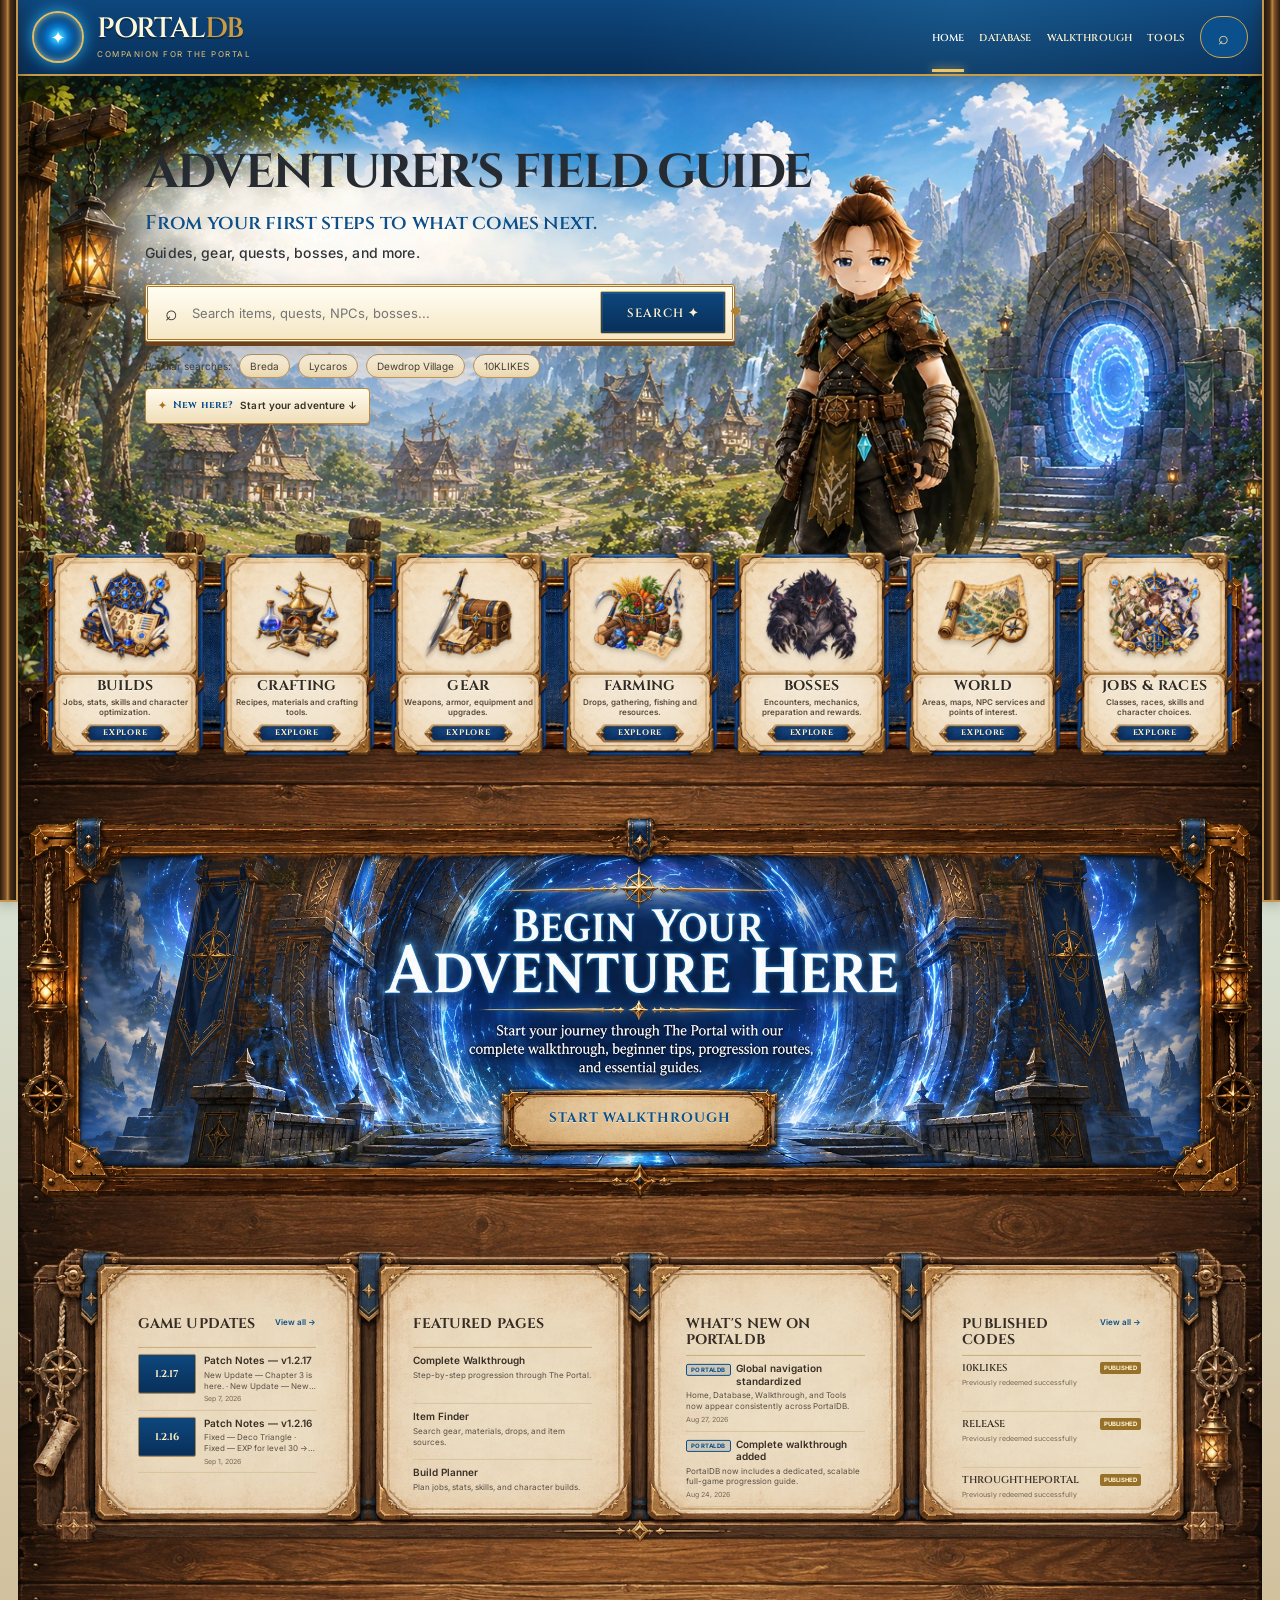
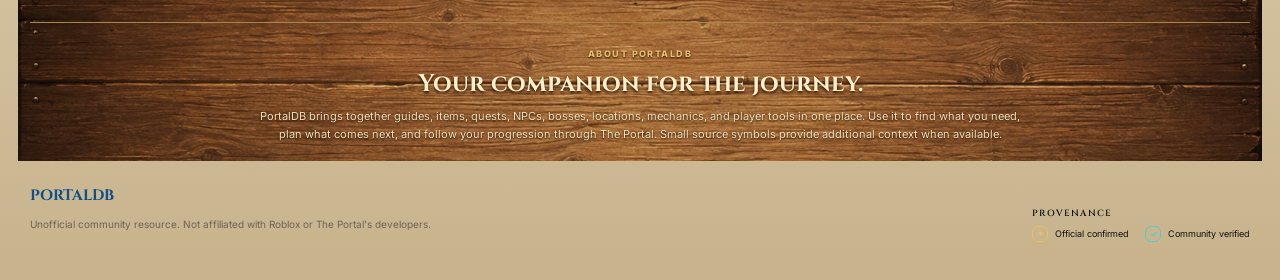
<file: index.html>
<!doctype html>
<html lang="en">
<head>
  <meta charset="utf-8" />
  <meta name="viewport" content="width=device-width,initial-scale=1" />
  <meta name="description" content="PortalDB — an unofficial community companion for The Portal on Roblox." />
  <title>PortalDB — The Portal Companion</title>
  <link rel="preconnect" href="https://fonts.googleapis.com"><link rel="preconnect" href="https://fonts.gstatic.com" crossorigin>
  <link href="https://fonts.googleapis.com/css2?family=Cinzel:wght@500;600;700&family=Inter:wght@400;500;600;700&display=swap" rel="stylesheet">
  <link rel="stylesheet" href="styles.css?v=20260911-solid-parchment-2" /><link rel="stylesheet" href="site-nav.css?v=20260827-global-nav-1" /><link rel="stylesheet" href="site-pages.css?v=20260911-solid-parchment-2" /><link rel="stylesheet" href="fantasy-theme.css?v=20260911-solid-parchment-2" /><link rel="stylesheet" href="home-fantasy.css?v=20260911-solid-parchment-2" /><link rel="stylesheet" href="home-responsive.css?v=20260911-solid-parchment-2" /><link rel="stylesheet" href="home-category-art.css?v=20260910-blue-enforcement-1" />
  <link rel="stylesheet" href="layout-spacing.css?v=20260825-1" />
</head>
<body class="fantasy-home">
  <header class="topbar fantasy-topbar">
    <a class="brand" href="index.html"><span class="brand-emblem">✦</span><span class="brand-copy"><strong>PORTAL<span>DB</span></strong><small>COMPANION FOR THE PORTAL</small></span></a>
    <nav class="main-nav" aria-label="Primary"><a class="active" href="index.html">Home</a><a href="database.html">Database</a><a href="walkthrough.html">Walkthrough</a><a href="tools.html">Tools</a></nav>
    <button class="round-btn" id="focusSearch" aria-label="Focus search">⌕</button>
  </header>
  <main>
    <section class="fantasy-hero">
      <div class="hero-scene" aria-hidden="true"><img src="assets/home/portaldb-hero.webp?v=20260820-approved-1" alt="" /></div>
      <img class="hero-haze-layer" src="assets/home/hero-text-haze.webp?v=20260826-independent-haze-1" alt="" aria-hidden="true" />
      <div class="hero-copy shell">
        <div class="hero-copy-text">
          <h1>Adventurer's Field Guide</h1>
          <p class="hero-subtitle">From your first steps to what comes next.</p>
          <p class="hero-support">Guides, gear, quests, bosses, and more.</p>
        </div>
        <div class="search-shell"><span class="search-mark">⌕</span><input id="globalSearch" type="search" autocomplete="off" placeholder="Search items, quests, NPCs, bosses..." /><button id="searchButton">Search <span aria-hidden="true">✦</span></button></div>
        <div class="popular-searches"><span>Popular searches:</span><button data-query="Breda">Breda</button><button data-query="Lycaros">Lycaros</button><button data-query="Dewdrop Village">Dewdrop Village</button><button data-query="10KLIKES">10KLIKES</button></div>
        <a class="hero-onboarding-cue" href="#begin-adventure"><span class="hero-onboarding-symbol" aria-hidden="true">✦</span><strong>New here?</strong><span>Start your adventure ↓</span></a>
        <div id="searchResults" class="search-results hidden"></div>
      </div>
    </section>
    <div class="homepage-lower-stage">
    <section class="category-deck-shell shell" aria-label="Explore PortalDB">
      <!-- Future frame source: source-assets/artwork/ui/deck-frames/home-category-deck-frame.png; production: assets/home/ui/home-category-deck-frame.webp -->
      <img class="category-deck-art" src="assets/home/ui/home-category-deck-frame.webp?v=20260820-3" alt="" aria-hidden="true" />
      <div class="category-deck">
      <a class="field-card" href="build-planner.html"><span class="field-visual"><img src="assets/home/categories/builds.webp?v=20260825-approved-1" alt="" /></span><strong>Builds</strong><small>Jobs, stats, skills and character optimization.</small><b>Explore</b></a>
      <a class="field-card" href="crafting.html"><span class="field-visual"><img src="assets/home/categories/crafting.webp" alt="" /></span><strong>Crafting</strong><small>Recipes, materials and crafting tools.</small><b>Explore</b></a>
      <a class="field-card" href="item-finder.html"><span class="field-visual"><img src="assets/home/categories/items.webp" alt="" /></span><strong>Gear</strong><small>Weapons, armor, equipment and upgrades.</small><b>Explore</b></a>
      <a class="field-card" href="item-finder.html"><span class="field-visual"><img src="assets/home/categories/farming.webp?v=20260825-approved-1" alt="" /></span><strong>Farming</strong><small>Drops, gathering, fishing and resources.</small><b>Explore</b></a>
      <a class="field-card" href="database.html"><span class="field-visual"><img src="assets/home/categories/bosses.webp" alt="" /></span><strong>Bosses</strong><small>Encounters, mechanics, preparation and rewards.</small><b>Explore</b></a>
      <a class="field-card" href="database.html"><span class="field-visual"><img src="assets/home/categories/locations.webp" alt="" /></span><strong>World</strong><small>Areas, maps, NPC services and points of interest.</small><b>Explore</b></a>
      <a class="field-card" href="database.html"><span class="field-visual"><img src="assets/home/categories/jobs-races.webp?v=20260825-approved-1" alt="" /></span><strong>Jobs &amp; Races</strong><small>Classes, races, skills and character choices.</small><b>Explore</b></a>
      </div>
    </section>

    <section class="homepage-walkthrough-cta shell" id="begin-adventure" aria-label="PortalDB game walkthrough">
      <div class="homepage-walkthrough-cta-art">
        <img src="assets/home/portaldb-walkthrough-cta.webp?v=20260824-2" alt="PortalDB complete game walkthrough" />
        <a class="homepage-walkthrough-button" href="walkthrough.html" aria-label="Start the PortalDB complete game walkthrough">Start Walkthrough</a>
      </div>
    </section>
    <section class="homepage-info-board shell" aria-label="PortalDB highlights">
      <img class="homepage-info-board-art" src="assets/home/ui/homepage-info-board.webp?v=20260820-new-board-1" alt="" aria-hidden="true" />
      <div class="homepage-info-board-content">
      <article class="journal-panel updates-panel"><div class="board-panel-inner"><header><h2>Game Updates</h2><a href="database.html?category=patches">View all →</a></header><div id="gameUpdates" aria-live="polite"></div></div></article>
      <article class="journal-panel featured-pages-panel"><div class="board-panel-inner"><header><h2>Featured Pages</h2></header><nav class="featured-pages" aria-label="Featured PortalDB pages"><a class="featured-page-note" href="walkthrough.html"><strong>Complete Walkthrough</strong><p>Step-by-step progression through The Portal.</p></a><a class="featured-page-note" href="item-finder.html"><strong>Item Finder</strong><p>Search gear, materials, drops, and item sources.</p></a><a class="featured-page-note" href="build-planner.html"><strong>Build Planner</strong><p>Plan jobs, stats, skills, and character builds.</p></a></nav></div></article>
      <article class="journal-panel site-updates-panel"><div class="board-panel-inner"><header><h2>What's New on PortalDB</h2></header><div id="portaldbUpdates" class="portaldb-updates" aria-live="polite"></div></div></article>
      <article class="journal-panel codes-panel"><div class="board-panel-inner"><header><h2>Published Codes</h2><a href="database.html?category=codes">View all →</a></header><div class="code-note"><strong>10KLIKES</strong><span>PUBLISHED</span><small>Previously redeemed successfully</small></div><div class="code-note"><strong>RELEASE</strong><span>PUBLISHED</span><small>Previously redeemed successfully</small></div><div class="code-note"><strong>THROUGHTHEPORTAL</strong><span>PUBLISHED</span><small>Previously redeemed successfully</small></div></div></article>
      </div>
    </section>
    <section class="field-guide-note shell"><span class="panel-kicker">ABOUT PORTALDB</span><h2>Your companion for the journey.</h2><p>PortalDB brings together guides, items, quests, NPCs, bosses, locations, mechanics, and player tools in one place. Use it to find what you need, plan what comes next, and follow your progression through The Portal. Small source symbols provide additional context when available.</p></section>
    </div>
  </main>
  <footer class="footer shell"><div><strong>PORTALDB</strong><p>Unofficial community resource. Not affiliated with Roblox or The Portal's developers.</p></div><aside class="footer-provenance" aria-label="Provenance legend"><span class="footer-provenance-title">PROVENANCE</span><div class="footer-provenance-items"><span class="footer-provenance-item"><span class="verification-seal verification-official" aria-hidden="true">✦</span><span>Official confirmed</span></span><span class="footer-provenance-item"><span class="verification-seal verification-community" aria-hidden="true">✓</span><span>Community verified</span></span></div></aside></footer>
  <dialog id="entryDialog"><button id="dialogClose" class="dialog-close" aria-label="Close details">×</button><div id="dialogContent"></div></dialog>
<script src="app.js?v=20260911-solid-parchment-2"></script><script src="home-info-board.js?v=20260909-patch-feed-1"></script>
</body>
</html>
</file>
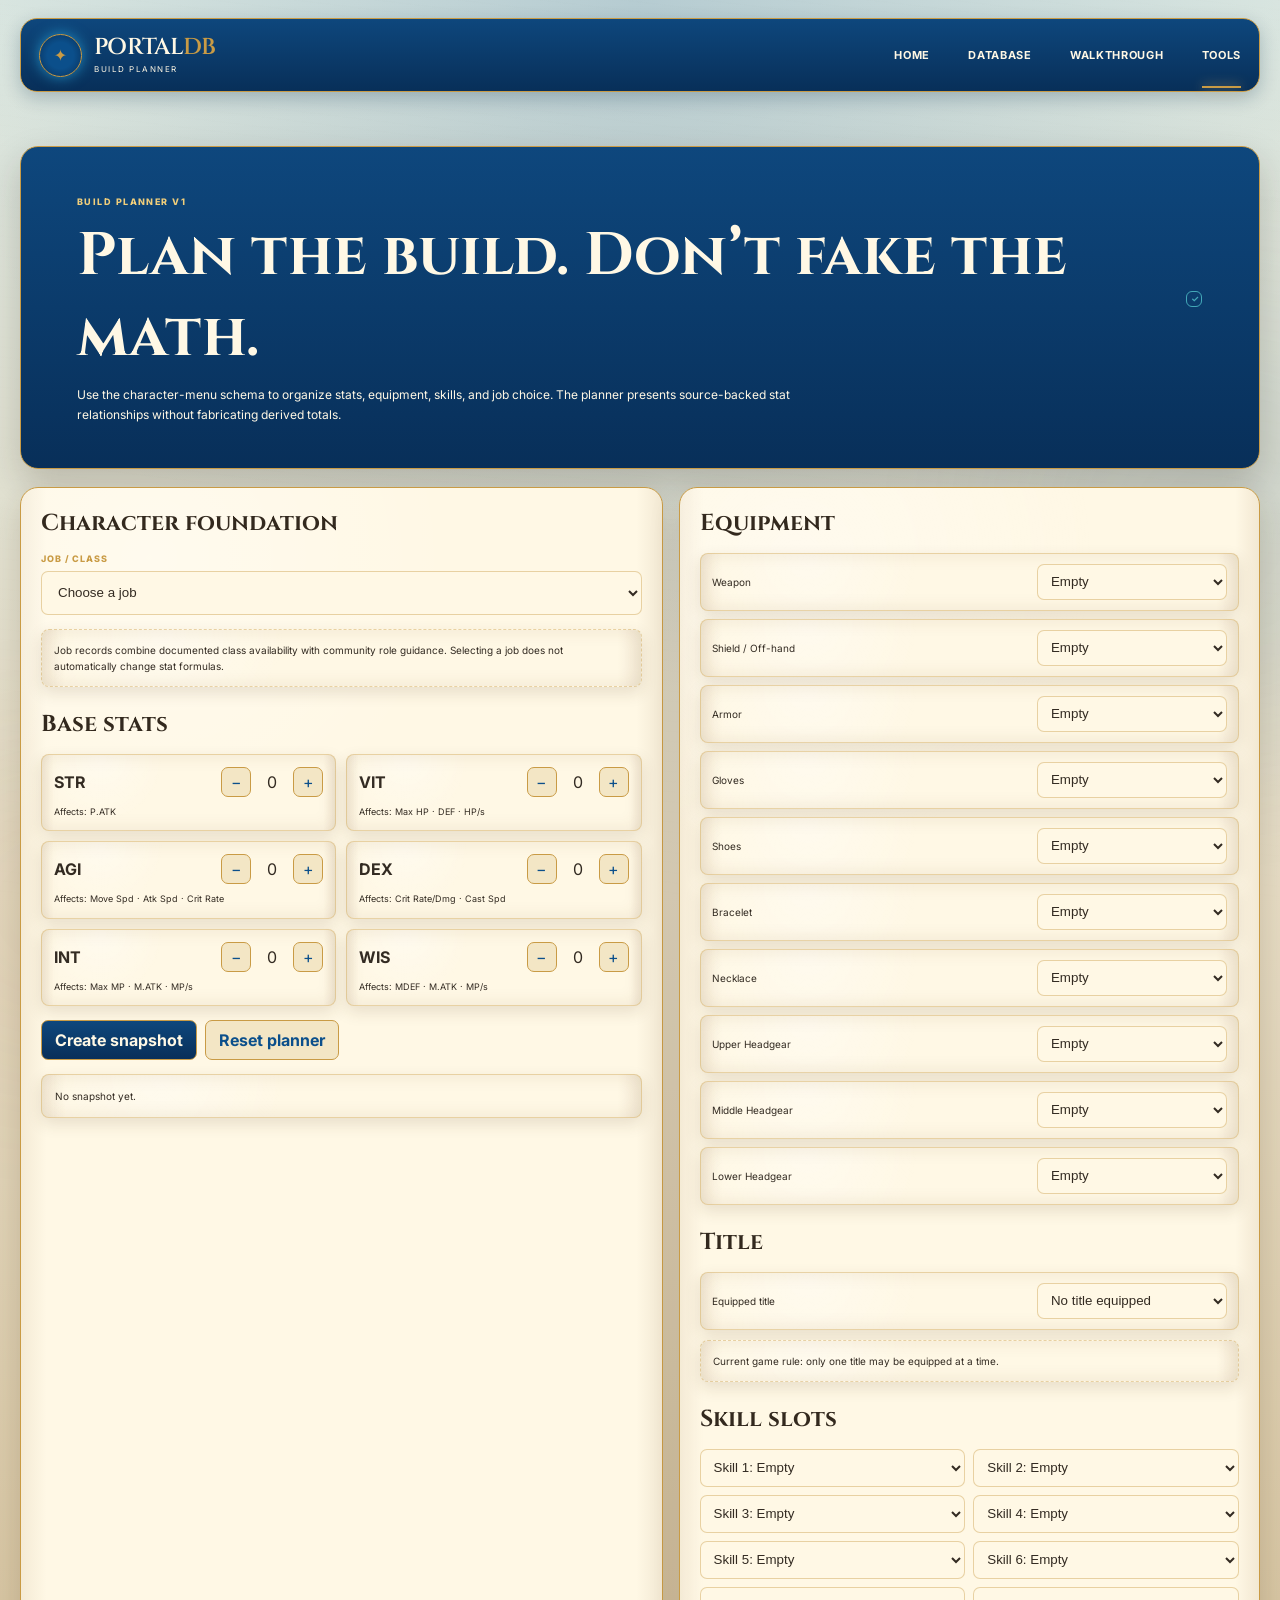
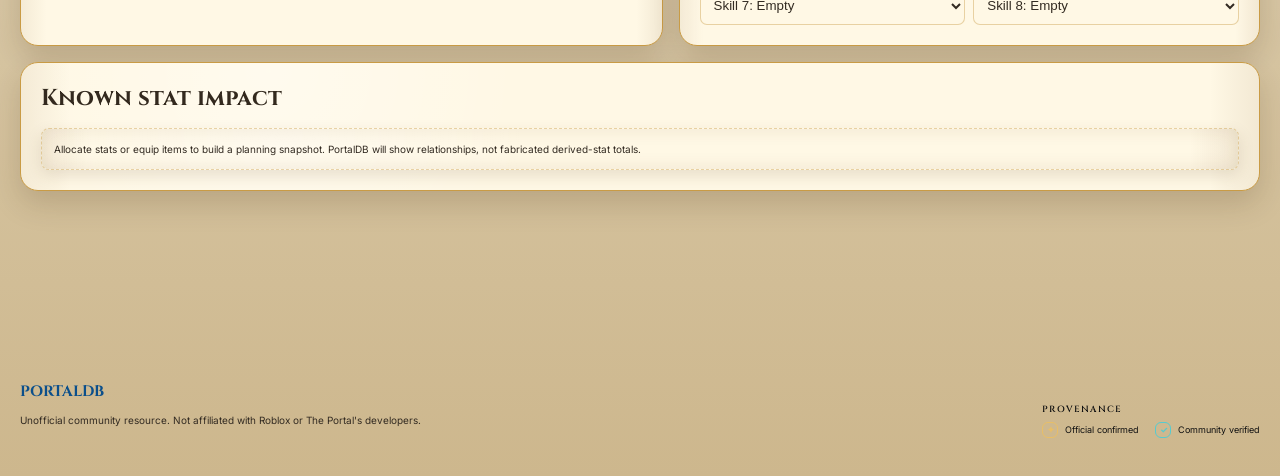
<file: build-planner.html>
<!doctype html>
<html lang="en">
<head>
  <meta charset="utf-8" />
  <meta name="viewport" content="width=device-width,initial-scale=1" />
  <meta name="description" content="PortalDB Build Planner for The Portal on Roblox." />
  <title>PortalDB — Build Planner</title>
  <link rel="preconnect" href="https://fonts.googleapis.com"><link rel="preconnect" href="https://fonts.gstatic.com" crossorigin>
  <link href="https://fonts.googleapis.com/css2?family=Cinzel:wght@500;600;700&family=Inter:wght@400;500;600;700&display=swap" rel="stylesheet">
  <link rel="stylesheet" href="styles.css?v=20260911-border-cleanup-1" /><link rel="stylesheet" href="site-nav.css?v=20260827-global-nav-1" /><link rel="stylesheet" href="build-planner.css?v=20260911-border-cleanup-1" /><link rel="stylesheet" href="verification.css?v=20260911-solid-parchment-2" /><link rel="stylesheet" href="fantasy-theme.css?v=20260911-border-cleanup-1" />
  <link rel="stylesheet" href="layout-spacing.css?v=20260825-1" />
</head>
<body>
  <div class="page-glow page-glow-a"></div><div class="page-glow page-glow-b"></div>
  <header class="topbar shell tool-topbar"><a class="brand tool-page-brand" href="index.html"><span class="brand-emblem">✦</span><span class="brand-copy"><strong>PORTAL<span>DB</span></strong><small>BUILD PLANNER</small></span></a><nav class="main-nav" aria-label="Primary"><a href="index.html">Home</a><a href="database.html">Database</a><a href="walkthrough.html">Walkthrough</a><a class="active" href="tools.html">Tools</a></nav></header>
  <main class="planner-page shell"><div class="planner-top"><div class="planner-title"><span class="panel-kicker">BUILD PLANNER V1</span><div class="verification-heading"><h1>Plan the build. Don’t fake the math.</h1><span id="plannerVerification"></span></div><p>Use the character-menu schema to organize stats, equipment, skills, and job choice. The planner presents source-backed stat relationships without fabricating derived totals.</p></div></div><div class="planner-grid"><section class="planner-panel"><h2>Character foundation</h2><div class="planner-field"><label for="plannerJob">Job / Class</label><select id="plannerJob"><option>Loading…</option></select></div><div class="planner-note">Job records combine documented class availability with community role guidance. Selecting a job does not automatically change stat formulas.</div><h2 style="margin-top:22px">Base stats</h2><div class="stat-grid" id="statGrid"></div><div class="planner-actions"><button class="primary" id="makeSnapshot">Create snapshot</button><button id="resetPlanner">Reset planner</button></div><div class="snapshot" id="plannerSnapshot">No snapshot yet.</div></section><section class="planner-panel"><h2>Equipment</h2><div class="slot-list" id="equipmentSlots"></div><h2 style="margin-top:22px">Title</h2><div class="slot"><span>Equipped title</span><select id="titleSlot"><option>Loading…</option></select></div><div class="planner-note" style="margin-top:10px">Current game rule: only one title may be equipped at a time.</div><h2 style="margin-top:22px">Skill slots</h2><div class="skill-grid" id="skillSlots"></div></section><section class="planner-panel" style="grid-column:1/-1"><h2>Known stat impact</h2><div class="impact-list" id="impactList"></div></section></div></main>
  <footer class="footer shell"><div><strong>PORTALDB</strong><p>Unofficial community resource. Not affiliated with Roblox or The Portal's developers.</p></div><aside class="footer-provenance" aria-label="Provenance legend"><span class="footer-provenance-title">PROVENANCE</span><div class="footer-provenance-items"><span class="footer-provenance-item"><span class="verification-seal verification-official" aria-hidden="true">✦</span><span>Official confirmed</span></span><span class="footer-provenance-item"><span class="verification-seal verification-community" aria-hidden="true">✓</span><span>Community verified</span></span></div></aside></footer>
  <script src="verification.js?v=20260828-two-state-provenance-1"></script><script src="build-planner.js?v=20260828-two-state-provenance-1"></script>
</body>
</html>
</file>
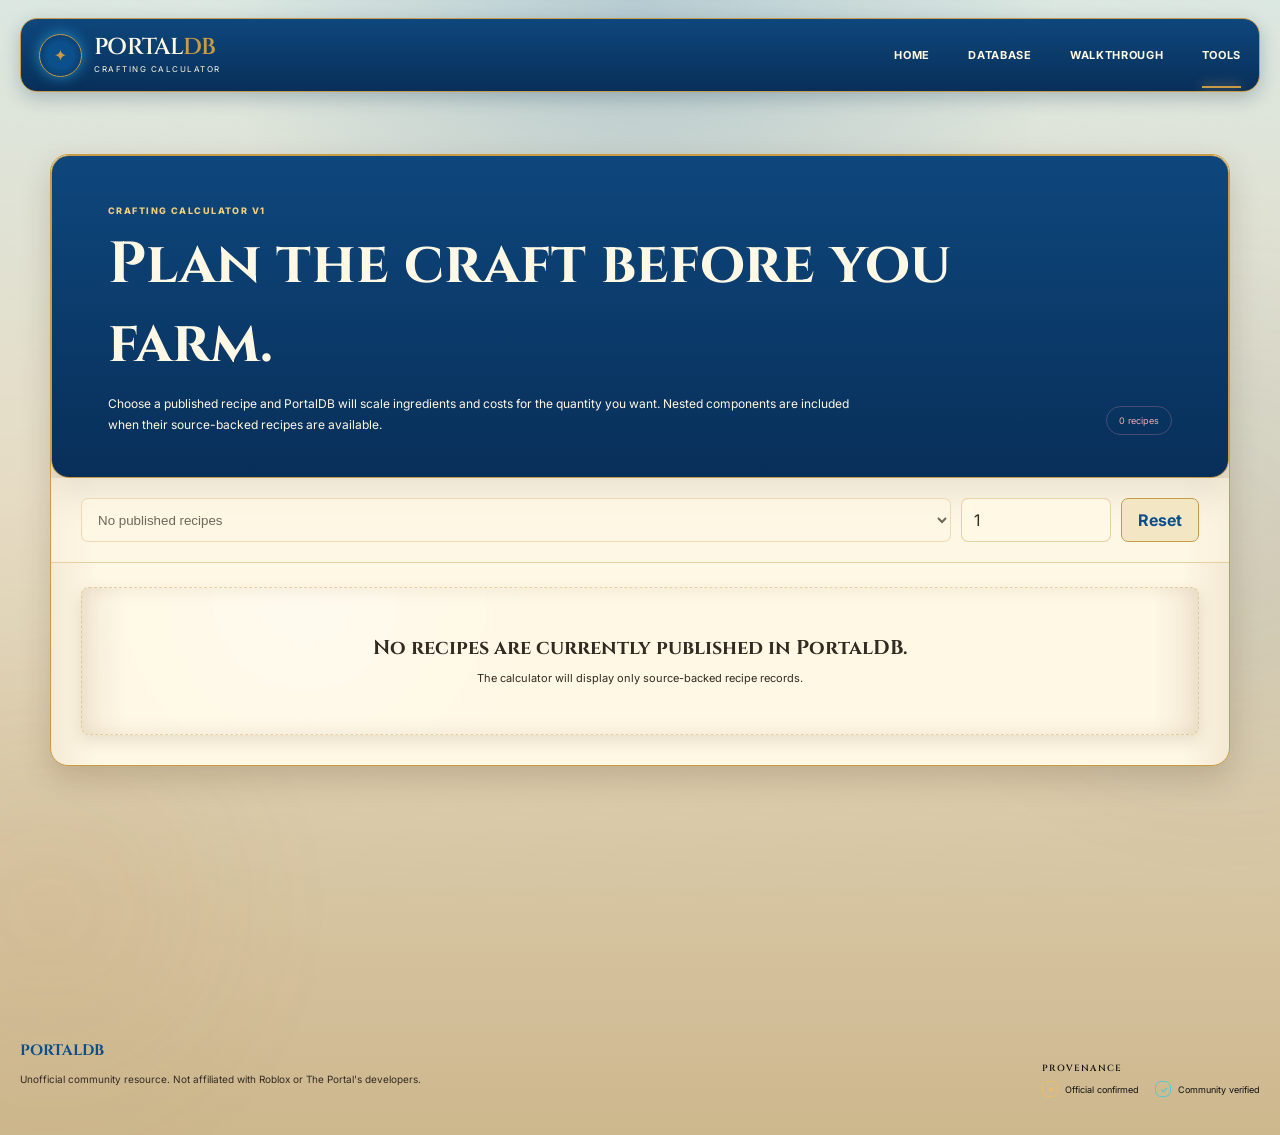
<file: crafting.html>
<!doctype html>
<html lang="en">
<head>
  <meta charset="utf-8" />
  <meta name="viewport" content="width=device-width,initial-scale=1" />
  <meta name="description" content="PortalDB Crafting Calculator for The Portal on Roblox." />
  <title>PortalDB — Crafting Calculator</title>
  <link rel="preconnect" href="https://fonts.googleapis.com"><link rel="preconnect" href="https://fonts.gstatic.com" crossorigin>
  <link href="https://fonts.googleapis.com/css2?family=Cinzel:wght@500;600;700&family=Inter:wght@400;500;600;700&display=swap" rel="stylesheet">
  <link rel="stylesheet" href="styles.css?v=20260911-border-cleanup-1" /><link rel="stylesheet" href="site-nav.css?v=20260827-global-nav-1" /><link rel="stylesheet" href="crafting-ui.css?v=20260911-border-cleanup-1" /><link rel="stylesheet" href="verification.css?v=20260911-solid-parchment-2" /><link rel="stylesheet" href="fantasy-theme.css?v=20260911-border-cleanup-1" />
  <link rel="stylesheet" href="layout-spacing.css?v=20260825-1" />
</head>
<body>
  <div class="page-glow page-glow-a"></div><div class="page-glow page-glow-b"></div>
  <header class="topbar shell tool-topbar"><a class="brand tool-page-brand" href="index.html"><span class="brand-emblem">✦</span><span class="brand-copy"><strong>PORTAL<span>DB</span></strong><small>CRAFTING CALCULATOR</small></span></a><nav class="main-nav" aria-label="Primary"><a href="index.html">Home</a><a href="database.html">Database</a><a href="walkthrough.html">Walkthrough</a><a class="active" href="tools.html">Tools</a></nav></header>
  <main class="craft-page"><div class="craft-shell"><section class="craft-card"><div class="craft-head"><div><span class="panel-kicker">CRAFTING CALCULATOR V1</span><h1>Plan the craft before you farm.</h1><p>Choose a published recipe and PortalDB will scale ingredients and costs for the quantity you want. Nested components are included when their source-backed recipes are available.</p></div><span class="craft-badge" id="craftStatus">Loading recipes…</span></div><div class="craft-controls"><select id="craftRecipe" aria-label="Recipe"><option>Loading recipes…</option></select><input id="craftQuantity" type="number" min="1" step="1" value="1" aria-label="Desired output quantity" /><button id="craftReset">Reset</button></div><div class="craft-content" id="craftContent"><div class="craft-empty"><strong>Loading crafting data…</strong></div></div></section></div></main>
  <footer class="footer shell"><div><strong>PORTALDB</strong><p>Unofficial community resource. Not affiliated with Roblox or The Portal's developers.</p></div><aside class="footer-provenance" aria-label="Provenance legend"><span class="footer-provenance-title">PROVENANCE</span><div class="footer-provenance-items"><span class="footer-provenance-item"><span class="verification-seal verification-official" aria-hidden="true">✦</span><span>Official confirmed</span></span><span class="footer-provenance-item"><span class="verification-seal verification-community" aria-hidden="true">✓</span><span>Community verified</span></span></div></aside></footer>
  <script src="verification.js?v=20260828-two-state-provenance-1"></script><script src="crafting-ui.js?v=20260828-two-state-provenance-1"></script>
</body>
</html>
</file>
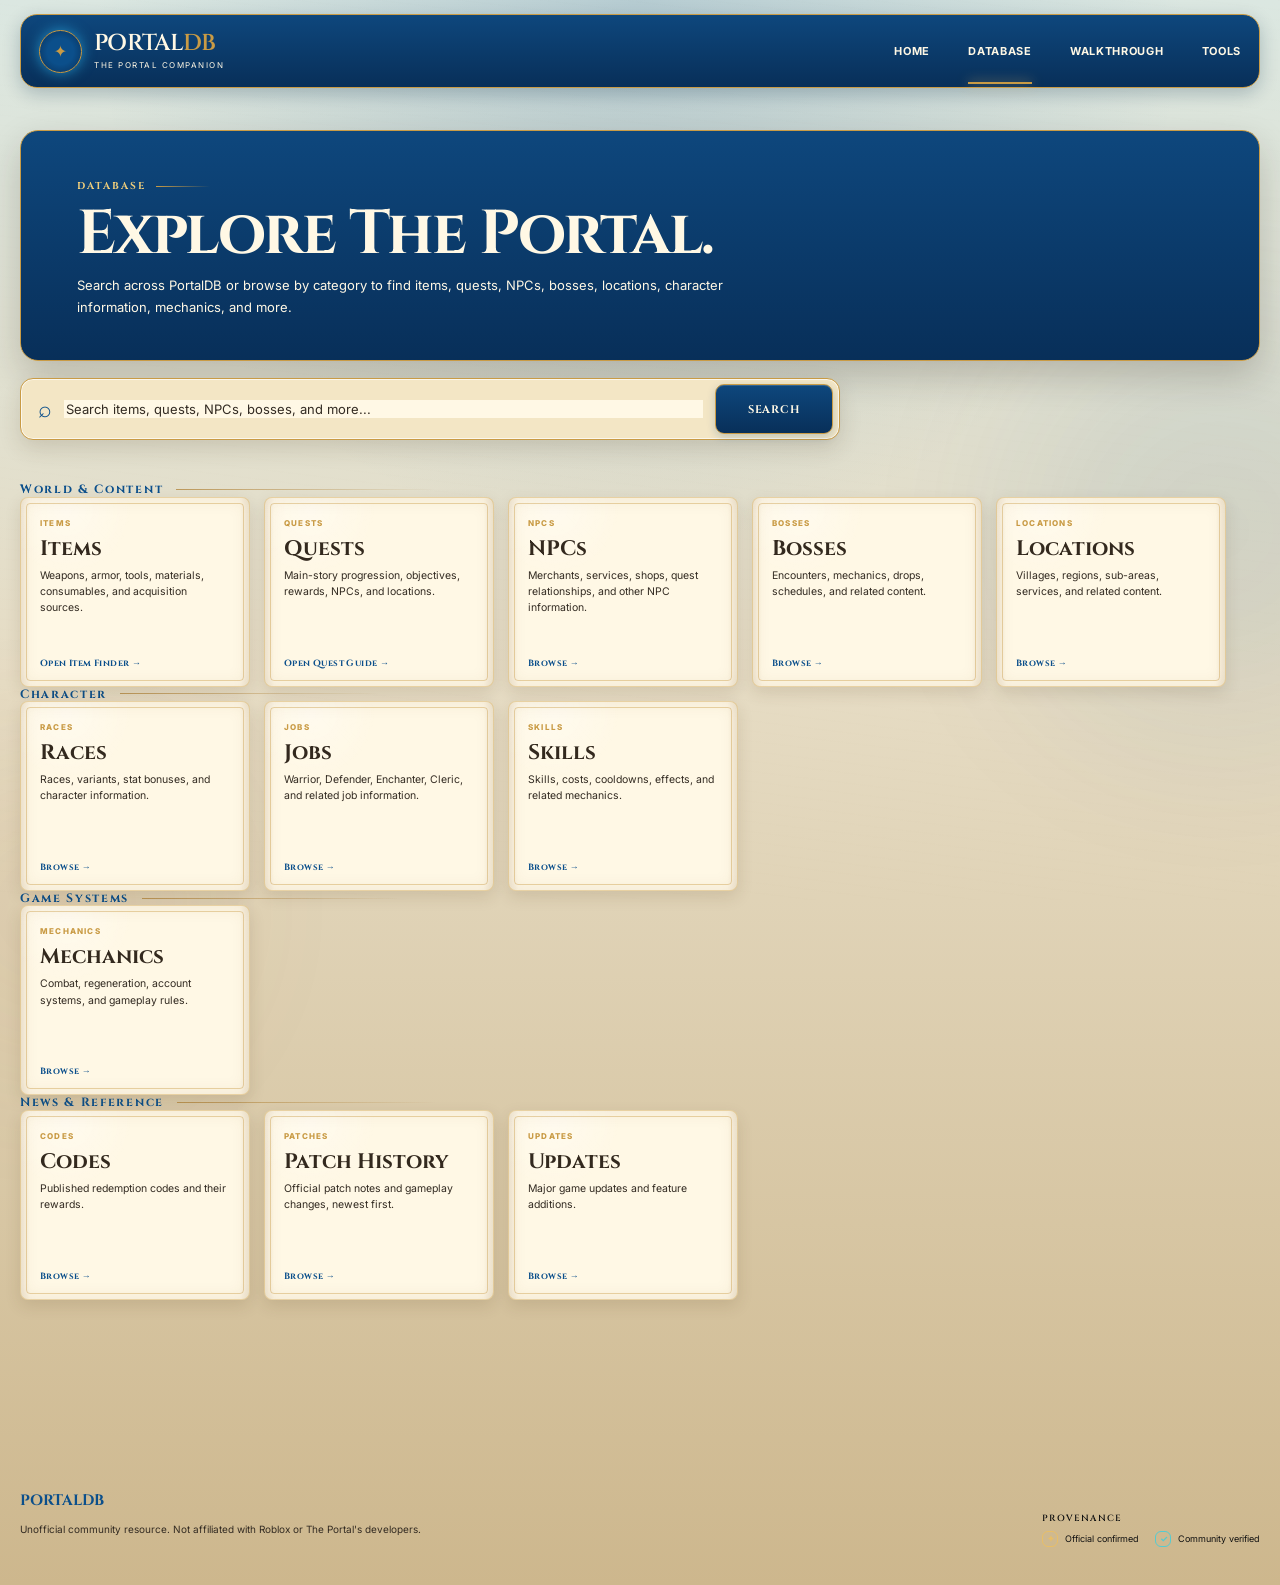
<file: database.html>
<!doctype html>
<html lang="en">
<head>
  <meta charset="utf-8" />
  <meta name="viewport" content="width=device-width,initial-scale=1" />
  <meta name="description" content="PortalDB database hub for The Portal on Roblox." />
  <title>PortalDB — Database</title>
  <link rel="preconnect" href="https://fonts.googleapis.com"><link rel="preconnect" href="https://fonts.gstatic.com" crossorigin>
  <link href="https://fonts.googleapis.com/css2?family=Cinzel:wght@500;600;700&family=Inter:wght@400;500;600;700&display=swap" rel="stylesheet">
  <link rel="stylesheet" href="styles.css?v=20260911-border-cleanup-1" /><link rel="stylesheet" href="site-nav.css?v=20260827-global-nav-1" /><link rel="stylesheet" href="site-pages.css?v=20260911-border-cleanup-1" /><link rel="stylesheet" href="database.css?v=20260911-border-cleanup-1" /><link rel="stylesheet" href="fantasy-theme.css?v=20260911-border-cleanup-1" />
  <link rel="stylesheet" href="layout-spacing.css?v=20260825-1" />
</head>
<body class="database-page">
  <div class="page-glow page-glow-a"></div><div class="page-glow page-glow-b"></div>
  <header class="topbar shell"><a class="brand" href="index.html"><span class="brand-emblem">✦</span><span class="brand-copy"><strong>PORTAL<span>DB</span></strong><small>THE PORTAL COMPANION</small></span></a><nav class="main-nav" aria-label="Primary"><a href="index.html">Home</a><a class="active" href="database.html">Database</a><a href="walkthrough.html">Walkthrough</a><a href="tools.html">Tools</a></nav></header>
  <main class="page-shell shell">
    <section class="page-hero"><span class="panel-kicker">DATABASE</span><h1>Explore The Portal.</h1><p>Search across PortalDB or browse by category to find items, quests, NPCs, bosses, locations, character information, mechanics, and more.</p></section>
    <div class="search-shell page-search"><span class="search-mark">⌕</span><input id="globalSearch" type="search" autocomplete="off" placeholder="Search items, quests, NPCs, bosses, and more..." /><button id="searchButton">Search</button></div><div id="searchResults" class="search-results hidden"></div>
    <section class="database-index" aria-label="Database categories">
      <section class="database-group" aria-labelledby="worldContentTitle"><h2 id="worldContentTitle">World &amp; Content</h2><div class="database-group-grid">
        <a class="database-category-card" href="item-finder.html"><span>ITEMS</span><h3>Items</h3><p>Weapons, armor, tools, materials, consumables, and acquisition sources.</p><b class="database-card-action">Open Item Finder →</b></a>
        <a class="database-category-card" href="quests.html"><span>QUESTS</span><h3>Quests</h3><p>Main-story progression, objectives, rewards, NPCs, and locations.</p><b class="database-card-action">Open Quest Guide →</b></a>
        <button type="button" class="database-category-card" data-category="npcs" aria-controls="databaseBrowser" aria-pressed="false"><span>NPCS</span><h3>NPCs</h3><p>Merchants, services, shops, quest relationships, and other NPC information.</p><b class="database-card-action">Browse →</b></button>
        <button type="button" class="database-category-card" data-category="bosses" aria-controls="databaseBrowser" aria-pressed="false"><span>BOSSES</span><h3>Bosses</h3><p>Encounters, mechanics, drops, schedules, and related content.</p><b class="database-card-action">Browse →</b></button>
        <button type="button" class="database-category-card" data-category="locations" aria-controls="databaseBrowser" aria-pressed="false"><span>LOCATIONS</span><h3>Locations</h3><p>Villages, regions, sub-areas, services, and related content.</p><b class="database-card-action">Browse →</b></button>
      </div></section>
      <section class="database-group" aria-labelledby="characterTitle"><h2 id="characterTitle">Character</h2><div class="database-group-grid">
        <button type="button" class="database-category-card" data-category="races" aria-controls="databaseBrowser" aria-pressed="false"><span>RACES</span><h3>Races</h3><p>Races, variants, stat bonuses, and character information.</p><b class="database-card-action">Browse →</b></button>
        <button type="button" class="database-category-card" data-category="jobs" aria-controls="databaseBrowser" aria-pressed="false"><span>JOBS</span><h3>Jobs</h3><p>Warrior, Defender, Enchanter, Cleric, and related job information.</p><b class="database-card-action">Browse →</b></button>
        <button type="button" class="database-category-card" data-category="skills" aria-controls="databaseBrowser" aria-pressed="false"><span>SKILLS</span><h3>Skills</h3><p>Skills, costs, cooldowns, effects, and related mechanics.</p><b class="database-card-action">Browse →</b></button>
      </div></section>
      <section class="database-group" aria-labelledby="gameSystemsTitle"><h2 id="gameSystemsTitle">Game Systems</h2><div class="database-group-grid">
        <button type="button" class="database-category-card" data-category="mechanics" aria-controls="databaseBrowser" aria-pressed="false"><span>MECHANICS</span><h3>Mechanics</h3><p>Combat, regeneration, account systems, and gameplay rules.</p><b class="database-card-action">Browse →</b></button>
      </div></section>
      <section class="database-group" aria-labelledby="newsReferenceTitle"><h2 id="newsReferenceTitle">News &amp; Reference</h2><div class="database-group-grid">
        <button type="button" class="database-category-card" data-category="codes" aria-controls="databaseBrowser" aria-pressed="false"><span>CODES</span><h3>Codes</h3><p>Published redemption codes and their rewards.</p><b class="database-card-action">Browse →</b></button>
        <button type="button" class="database-category-card" data-category="patches" aria-controls="databaseBrowser" aria-pressed="false"><span>PATCHES</span><h3>Patch History</h3><p>Official patch notes and gameplay changes, newest first.</p><b class="database-card-action">Browse →</b></button>
        <button type="button" class="database-category-card" data-category="updates" aria-controls="databaseBrowser" aria-pressed="false"><span>UPDATES</span><h3>Updates</h3><p>Major game updates and feature additions.</p><b class="database-card-action">Browse →</b></button>
      </div></section>
    </section>
    <section id="databaseBrowser" class="database-browser hidden" tabindex="-1" aria-labelledby="databaseBrowserTitle" aria-live="polite">
      <header class="database-browser-header"><div><span class="panel-kicker">CATEGORY BROWSER</span><h2 id="databaseBrowserTitle"></h2><p id="databaseBrowserDescription"></p></div><span id="databaseBrowserCount" class="database-browser-count"></span></header>
      <div id="databaseBrowserResults" class="database-browser-results"></div>
    </section>
  </main>
  <footer class="footer shell"><div><strong>PORTALDB</strong><p>Unofficial community resource. Not affiliated with Roblox or The Portal's developers.</p></div><aside class="footer-provenance" aria-label="Provenance legend"><span class="footer-provenance-title">PROVENANCE</span><div class="footer-provenance-items"><span class="footer-provenance-item"><span class="verification-seal verification-official" aria-hidden="true">✦</span><span>Official confirmed</span></span><span class="footer-provenance-item"><span class="verification-seal verification-community" aria-hidden="true">✓</span><span>Community verified</span></span></div></aside></footer>
  <dialog id="entryDialog"><button id="dialogClose" class="dialog-close" aria-label="Close details">×</button><div id="dialogContent"></div></dialog>
<script src="app.js?v=20260911-solid-parchment-2"></script>
</body>
</html>
</file>
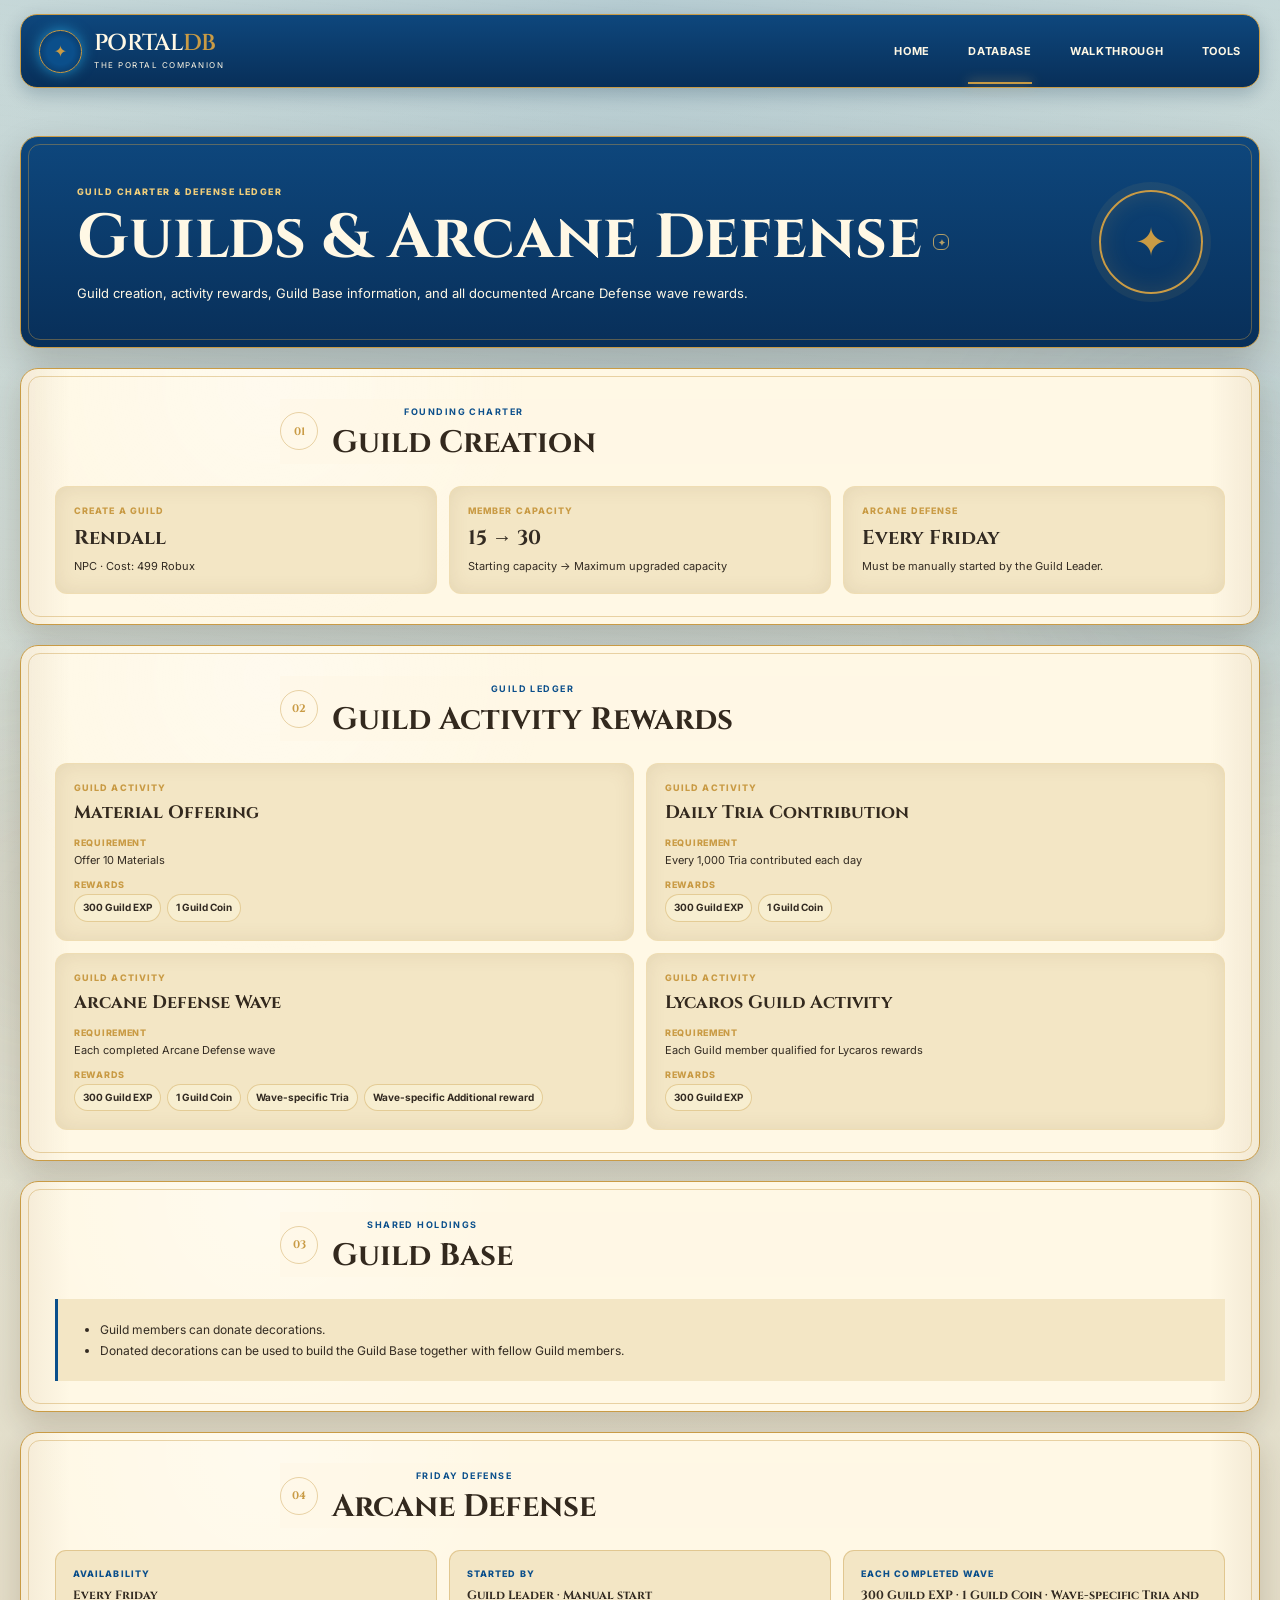
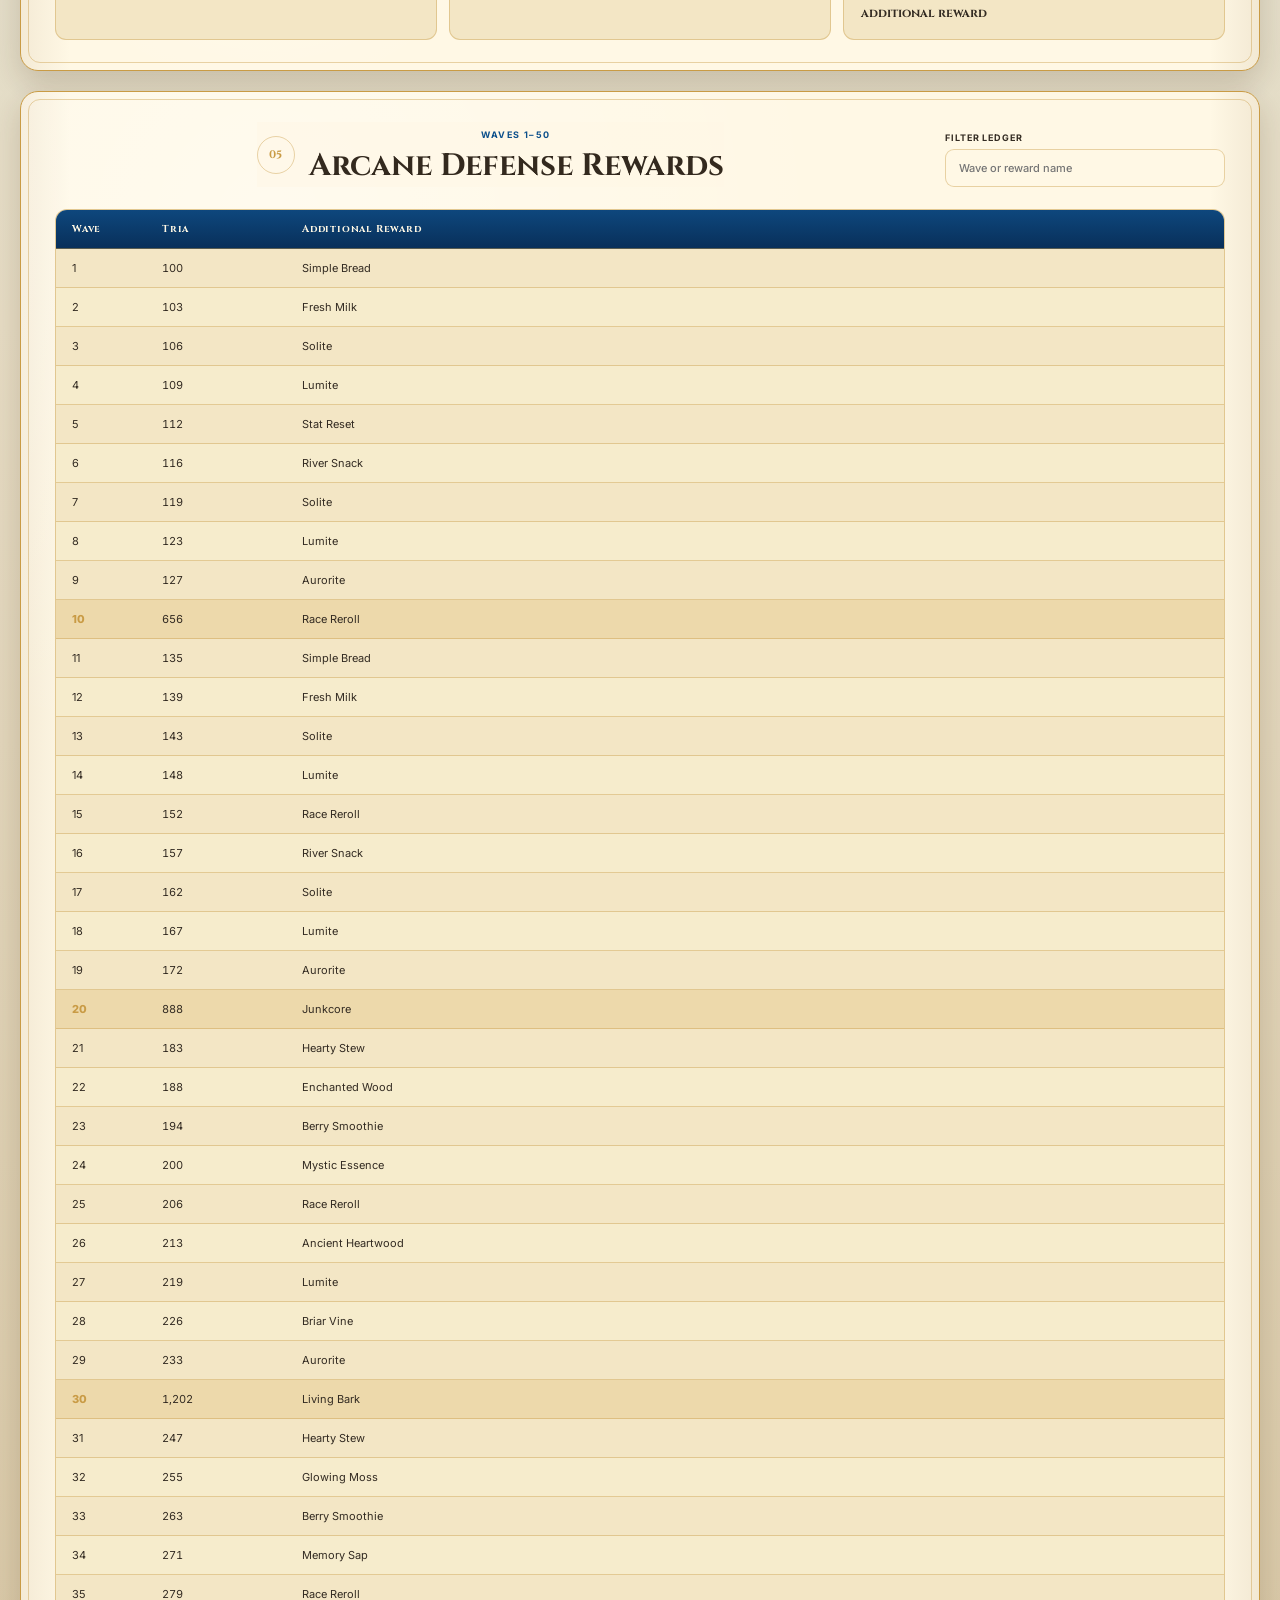
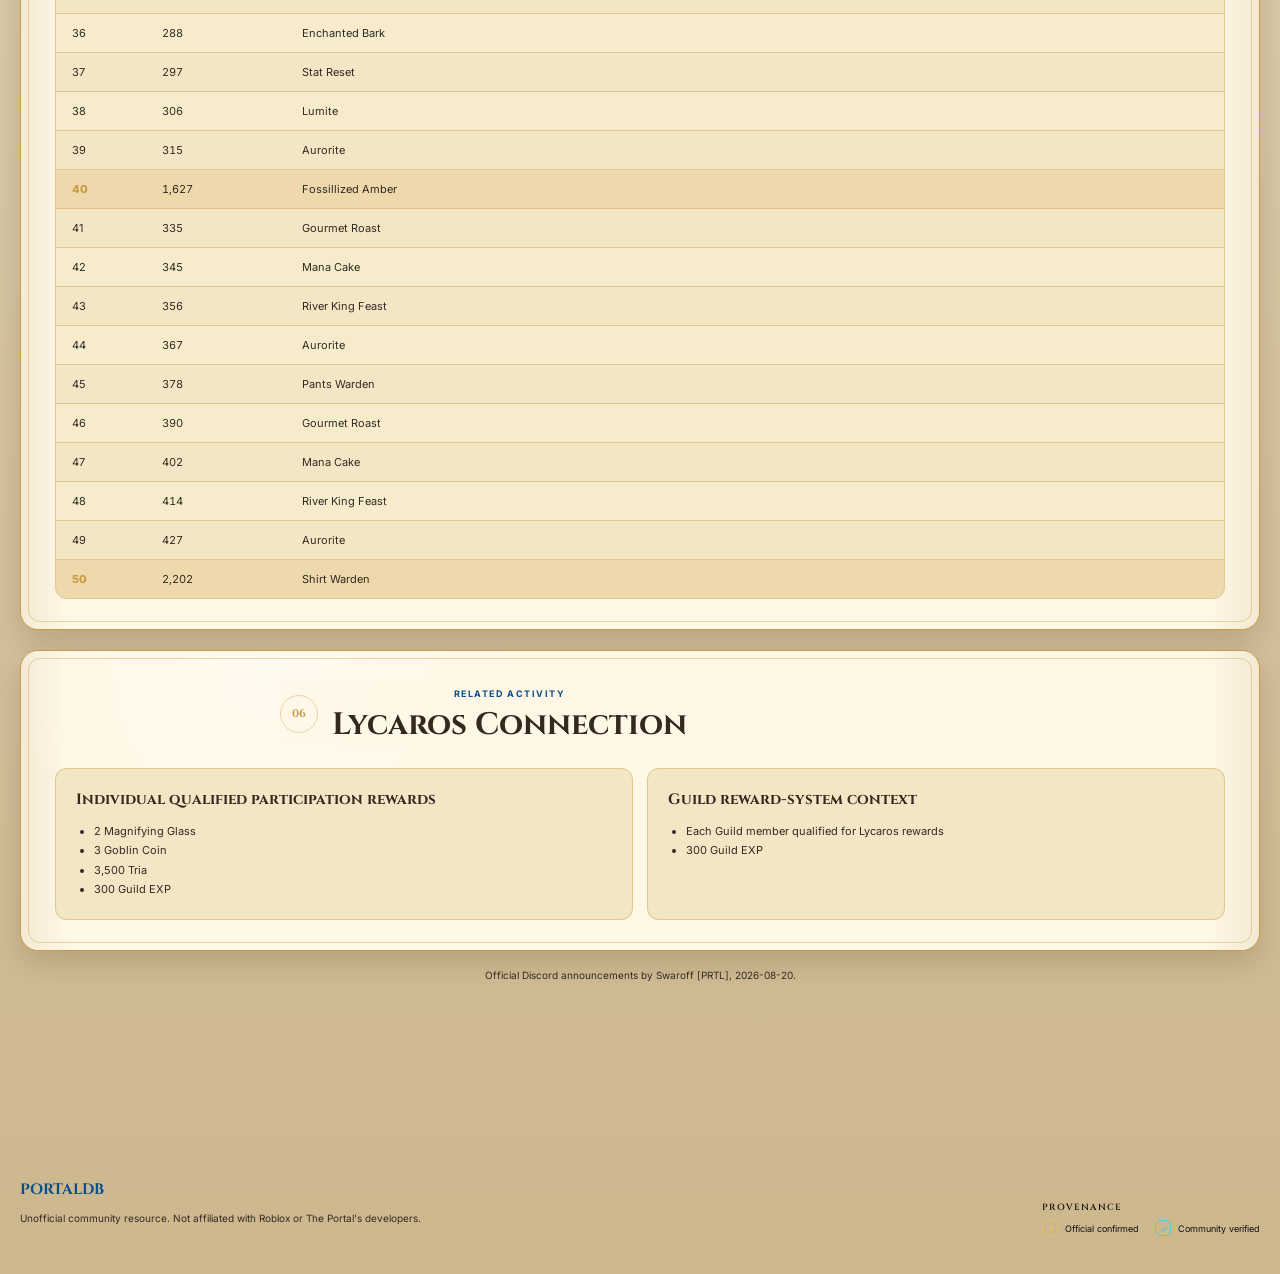
<file: guilds.html>
<!doctype html>
<html lang="en">
<head>
  <meta charset="utf-8" />
  <meta name="viewport" content="width=device-width,initial-scale=1" />
  <meta name="description" content="PortalDB guide to Guild creation, Guild rewards, Guild Bases, and Arcane Defense wave rewards." />
  <title>PortalDB — Guilds &amp; Arcane Defense</title>
  <link rel="preconnect" href="https://fonts.googleapis.com"><link rel="preconnect" href="https://fonts.gstatic.com" crossorigin>
  <link href="https://fonts.googleapis.com/css2?family=Cinzel:wght@500;600;700&family=Inter:wght@400;500;600;700&display=swap" rel="stylesheet">
  <link rel="stylesheet" href="styles.css?v=20260911-border-cleanup-1" /><link rel="stylesheet" href="site-nav.css?v=20260827-global-nav-1" /><link rel="stylesheet" href="verification.css?v=20260911-solid-parchment-2" /><link rel="stylesheet" href="guilds.css?v=20260911-border-cleanup-1" />
  <link rel="stylesheet" href="fantasy-theme.css?v=20260911-border-cleanup-1" />
  <link rel="stylesheet" href="layout-spacing.css?v=20260825-1" />
</head>
<body>
  <div class="page-glow page-glow-a"></div><div class="page-glow page-glow-b"></div>
  <header class="topbar shell"><a class="brand" href="index.html"><span class="brand-emblem">✦</span><span class="brand-copy"><strong>PORTAL<span>DB</span></strong><small>THE PORTAL COMPANION</small></span></a><nav class="main-nav" aria-label="Primary"><a href="index.html">Home</a><a class="active" href="database.html">Database</a><a href="walkthrough.html">Walkthrough</a><a href="tools.html">Tools</a></nav></header>
  <main class="guild-page shell">
    <section class="guild-hero charter-panel">
      <div><span class="panel-kicker">GUILD CHARTER &amp; DEFENSE LEDGER</span><div class="verification-heading"><h1>Guilds &amp; Arcane Defense</h1><span id="guildVerification"></span></div><p>Guild creation, activity rewards, Guild Base information, and all documented Arcane Defense wave rewards.</p></div>
      <div class="guild-seal" aria-hidden="true">✦</div>
    </section>
    <div id="guildLoading" class="guild-loading">Opening the Guild ledger…</div>
    <div id="guildContent" hidden>
      <section class="guild-section charter-panel" aria-labelledby="creationTitle"><div class="section-heading"><span>01</span><div><small>FOUNDING CHARTER</small><h2 id="creationTitle">Guild Creation</h2></div></div><div id="creationGrid" class="charter-grid"></div></section>
      <section class="guild-section charter-panel" aria-labelledby="activityTitle"><div class="section-heading"><span>02</span><div><small>GUILD LEDGER</small><h2 id="activityTitle">Guild Activity Rewards</h2></div></div><div id="activityGrid" class="reward-grid"></div></section>
      <section class="guild-section charter-panel guild-base" aria-labelledby="baseTitle"><div class="section-heading"><span>03</span><div><small>SHARED HOLDINGS</small><h2 id="baseTitle">Guild Base</h2></div></div><div id="baseContent"></div></section>
      <section class="guild-section charter-panel" aria-labelledby="defenseTitle"><div class="section-heading"><span>04</span><div><small>FRIDAY DEFENSE</small><h2 id="defenseTitle">Arcane Defense</h2></div></div><div id="defenseOverview" class="defense-overview"></div></section>
      <section class="guild-section charter-panel reward-ledger" aria-labelledby="ledgerTitle"><div class="ledger-head"><div class="section-heading"><span>05</span><div><small>WAVES 1–50</small><h2 id="ledgerTitle">Arcane Defense Rewards</h2></div></div><label class="wave-filter"><span>Filter ledger</span><input id="waveFilter" type="search" autocomplete="off" placeholder="Wave or reward name" /></label></div><div class="table-wrap"><table><thead><tr><th scope="col">Wave</th><th scope="col">Tria</th><th scope="col">Additional Reward</th></tr></thead><tbody id="waveRows"></tbody></table></div><p id="waveEmpty" class="wave-empty" hidden>No wave rewards match that filter.</p></section>
      <section class="guild-section charter-panel" aria-labelledby="lycarosTitle"><div class="section-heading"><span>06</span><div><small>RELATED ACTIVITY</small><h2 id="lycarosTitle">Lycaros Connection</h2></div></div><div id="lycarosContent" class="lycaros-grid"></div></section>
      <p class="guild-source">Official Discord announcements by Swaroff [PRTL], 2026-08-20.</p>
    </div>
  </main>
  <footer class="footer shell"><div><strong>PORTALDB</strong><p>Unofficial community resource. Not affiliated with Roblox or The Portal's developers.</p></div><aside class="footer-provenance" aria-label="Provenance legend"><span class="footer-provenance-title">PROVENANCE</span><div class="footer-provenance-items"><span class="footer-provenance-item"><span class="verification-seal verification-official" aria-hidden="true">✦</span><span>Official confirmed</span></span><span class="footer-provenance-item"><span class="verification-seal verification-community" aria-hidden="true">✓</span><span>Community verified</span></span></div></aside></footer>
  <script src="verification.js?v=20260828-two-state-provenance-1"></script><script src="guilds.js?v=20260831-patches-1"></script>
</body>
</html>
</file>
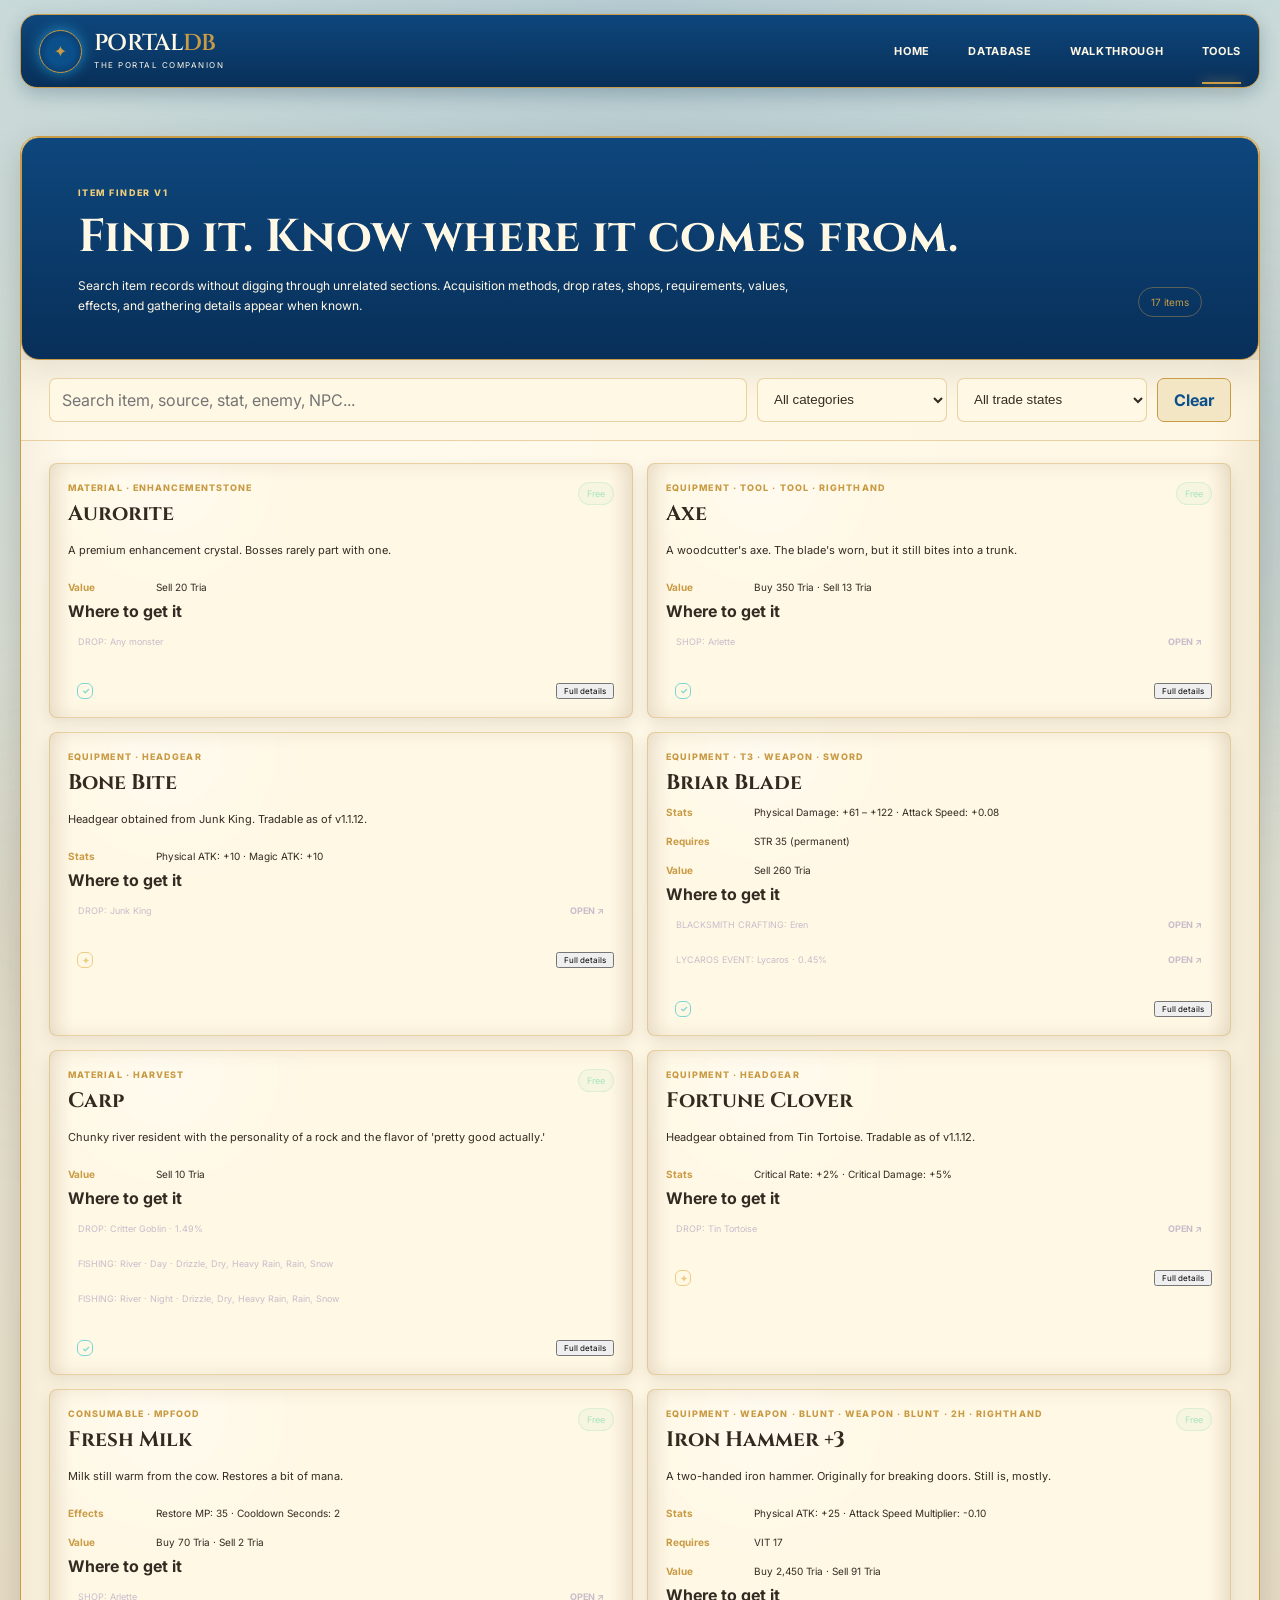
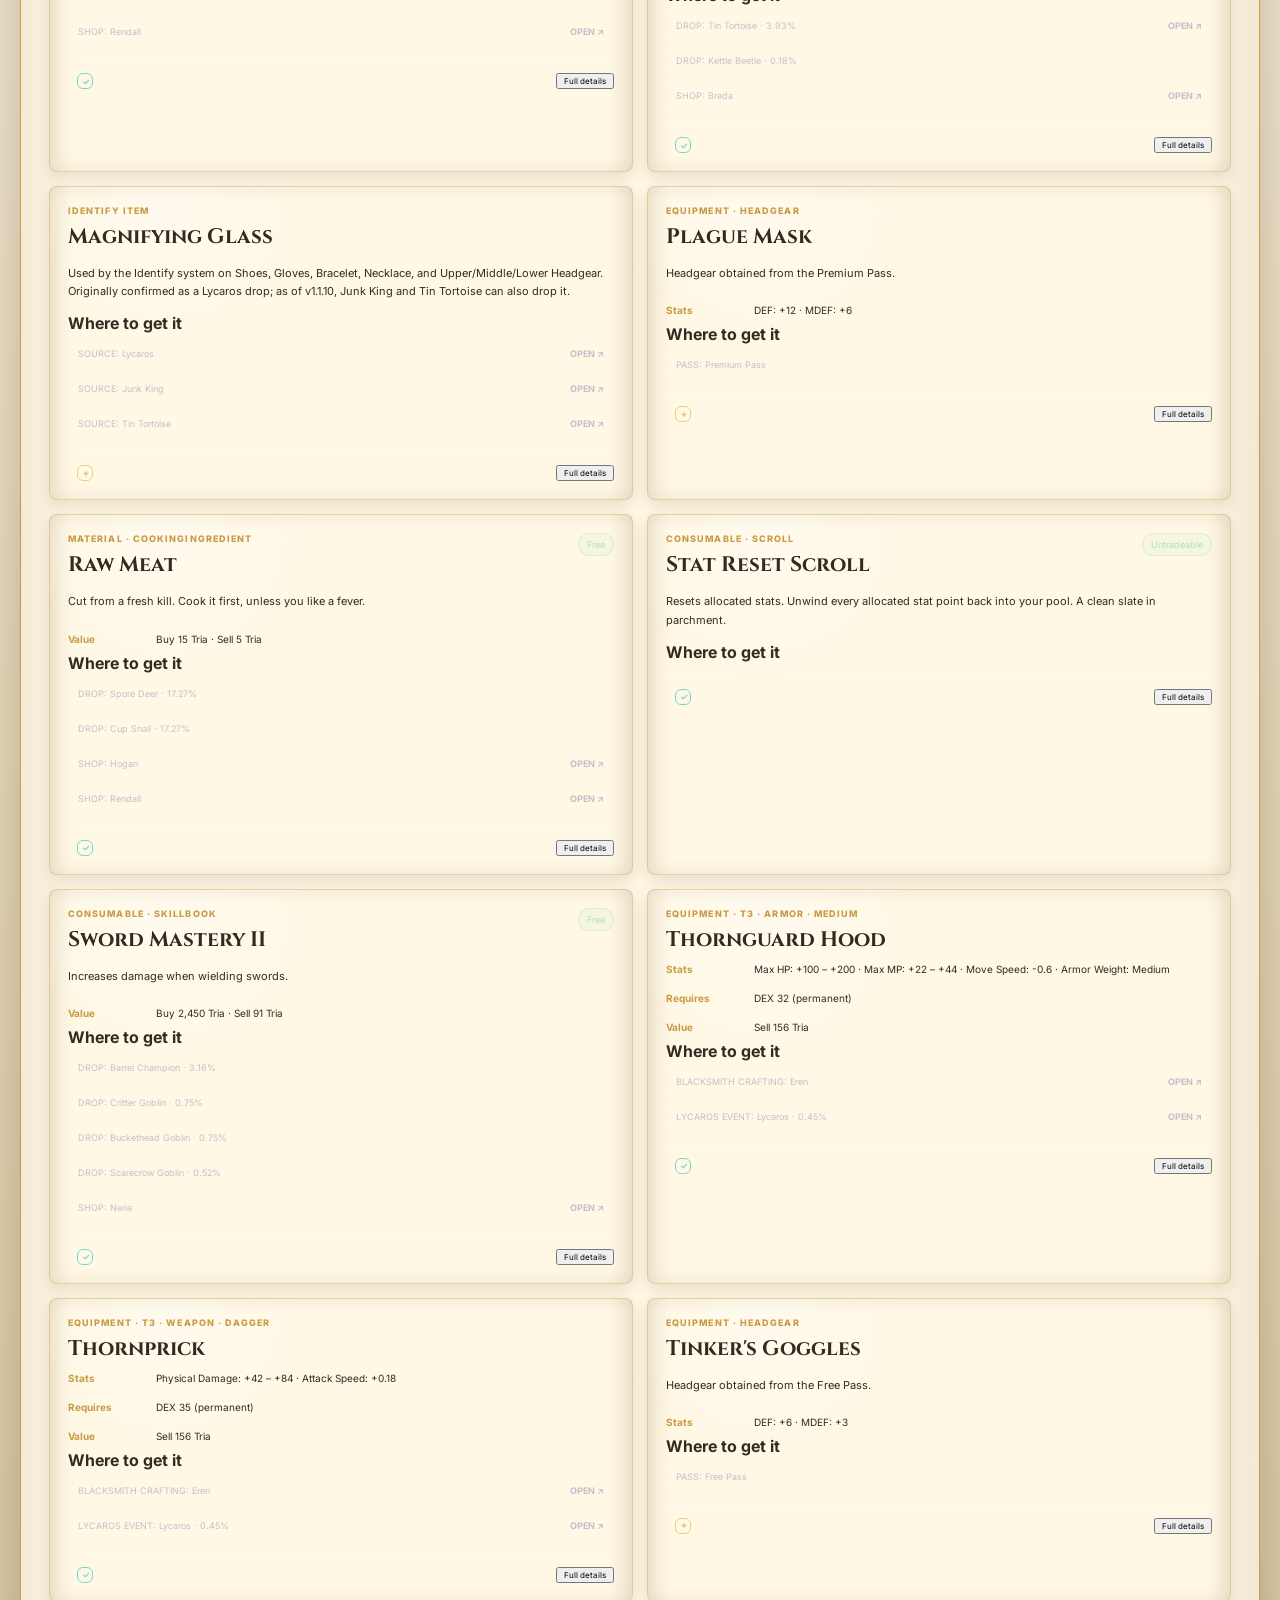
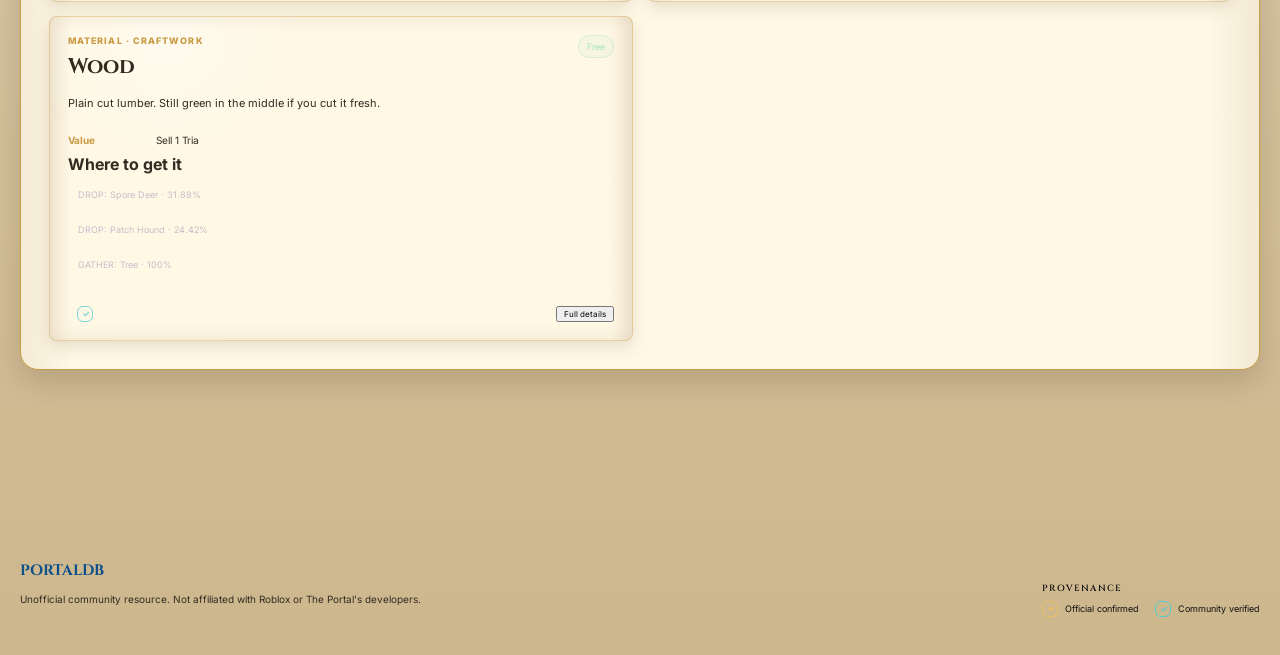
<file: item-finder.html>
<!doctype html>
<html lang="en">
<head>
  <meta charset="utf-8" />
  <meta name="viewport" content="width=device-width,initial-scale=1" />
  <meta name="description" content="PortalDB Item Finder for The Portal on Roblox." />
  <title>PortalDB — Item Finder</title>
  <link rel="preconnect" href="https://fonts.googleapis.com">
  <link rel="preconnect" href="https://fonts.gstatic.com" crossorigin>
  <link href="https://fonts.googleapis.com/css2?family=Cinzel:wght@500;600;700&family=Inter:wght@400;500;600;700&display=swap" rel="stylesheet">
  <link rel="stylesheet" href="styles.css?v=20260911-border-cleanup-1" /><link rel="stylesheet" href="site-nav.css?v=20260827-global-nav-1" /><link rel="stylesheet" href="site-pages.css?v=20260911-border-cleanup-1" />
  <style>.finder-shell{border:1px solid var(--line);border-radius:22px;background:linear-gradient(180deg,rgba(24,19,40,.94),rgba(12,10,23,.96));overflow:hidden;box-shadow:var(--shadow)}.finder-head{padding:28px;border-bottom:1px solid rgba(255,255,255,.07);display:flex;justify-content:space-between;gap:24px;align-items:end}.finder-head h2{margin:6px 0 8px;font-size:clamp(30px,4vw,46px)}.finder-head p{max-width:720px;margin:0;color:var(--muted);font-size:12px;line-height:1.7}.finder-count{white-space:nowrap;border:1px solid var(--line);border-radius:999px;padding:8px 12px;color:var(--gold2);font-size:10px}.finder-controls{display:grid;grid-template-columns:1fr 190px 190px auto;gap:10px;padding:18px 28px;border-bottom:1px solid rgba(255,255,255,.06);background:rgba(255,255,255,.018)}.finder-controls input,.finder-controls select{width:100%;height:44px;border:1px solid rgba(232,190,103,.2);border-radius:10px;background:#110e20;color:var(--text);padding:0 12px;outline:0}.finder-controls button{height:44px;padding:0 16px;border-radius:10px;border:1px solid var(--line);background:rgba(168,108,255,.1);color:var(--gold2);font-weight:700}.finder-results{padding:22px 28px 28px;display:grid;grid-template-columns:repeat(2,minmax(0,1fr));gap:14px}.finder-card{border:1px solid rgba(232,190,103,.16);border-radius:15px;background:linear-gradient(180deg,rgba(29,23,47,.88),rgba(15,12,27,.94));padding:18px;min-width:0}.finder-card-top{display:flex;justify-content:space-between;gap:14px;align-items:start}.finder-kicker{display:block;color:var(--gold);font-size:9px;font-weight:800;letter-spacing:.12em;text-transform:uppercase}.finder-card h3{margin:7px 0 0;font-size:21px}.finder-status{flex:0 0 auto;padding:5px 8px;border-radius:999px;border:1px solid rgba(141,217,167,.24);background:rgba(141,217,167,.08);color:#a9e5bc;font-size:9px}.finder-card>p{color:var(--muted);font-size:11px;line-height:1.65;margin:13px 0}.finder-line{display:grid;grid-template-columns:78px 1fr;gap:10px;padding:8px 0;border-top:1px solid rgba(255,255,255,.05);font-size:10px}.finder-line b{color:var(--gold2)}.finder-source{width:100%;display:flex;justify-content:space-between;gap:12px;align-items:center;padding:8px 9px;margin-top:6px;border:1px solid rgba(255,255,255,.06);border-radius:8px;background:rgba(255,255,255,.02);color:#c8bdcb;text-align:left;font-size:9px}.finder-card-footer{display:flex;gap:10px;align-items:center;flex-wrap:wrap;margin-top:15px;padding-top:11px;border-top:1px solid rgba(255,255,255,.07);color:#8f8396;font-size:8px}.finder-empty{grid-column:1/-1;padding:48px;text-align:center;color:var(--muted)}@media(max-width:900px){.finder-controls{grid-template-columns:1fr 1fr}.finder-results{grid-template-columns:1fr}}@media(max-width:560px){.finder-controls{grid-template-columns:1fr}.finder-head{align-items:start;flex-direction:column}}</style>
  <link rel="stylesheet" href="fantasy-theme.css?v=20260911-border-cleanup-1" />
  <link rel="stylesheet" href="layout-spacing.css?v=20260825-1" />
</head>
<body>
  <div class="page-glow page-glow-a"></div><div class="page-glow page-glow-b"></div>
  <header class="topbar shell"><a class="brand" href="index.html"><span class="brand-emblem">✦</span><span class="brand-copy"><strong>PORTAL<span>DB</span></strong><small>THE PORTAL COMPANION</small></span></a><nav class="main-nav" aria-label="Primary"><a href="index.html">Home</a><a href="database.html">Database</a><a href="walkthrough.html">Walkthrough</a><a class="active" href="tools.html">Tools</a></nav></header>
  <main class="page-shell shell">
    <section class="finder-shell" id="item-finder"><div class="finder-head"><div><span class="panel-kicker">ITEM FINDER V1</span><h2>Find it. Know where it comes from.</h2><p>Search item records without digging through unrelated sections. Acquisition methods, drop rates, shops, requirements, values, effects, and gathering details appear when known.</p></div><span class="finder-count" id="itemFinderCount">Loading items…</span></div><div class="finder-controls"><input id="itemFinderSearch" type="search" placeholder="Search item, source, stat, enemy, NPC..." autocomplete="off" /><select id="itemFinderCategory"><option>Loading…</option></select><select id="itemFinderStatus"><option>Loading…</option></select><button id="itemFinderClear">Clear</button></div><div class="finder-results" id="itemFinderResults"></div></section>
  </main>
  <footer class="footer shell"><div><strong>PORTALDB</strong><p>Unofficial community resource. Not affiliated with Roblox or The Portal's developers.</p></div><aside class="footer-provenance" aria-label="Provenance legend"><span class="footer-provenance-title">PROVENANCE</span><div class="footer-provenance-items"><span class="footer-provenance-item"><span class="verification-seal verification-official" aria-hidden="true">✦</span><span>Official confirmed</span></span><span class="footer-provenance-item"><span class="verification-seal verification-community" aria-hidden="true">✓</span><span>Community verified</span></span></div></aside></footer>
  <dialog id="entryDialog"><button id="dialogClose" class="dialog-close" aria-label="Close details">×</button><div id="dialogContent"></div></dialog>
<script src="app.js?v=20260911-solid-parchment-2"></script>
</body>
</html>
</file>
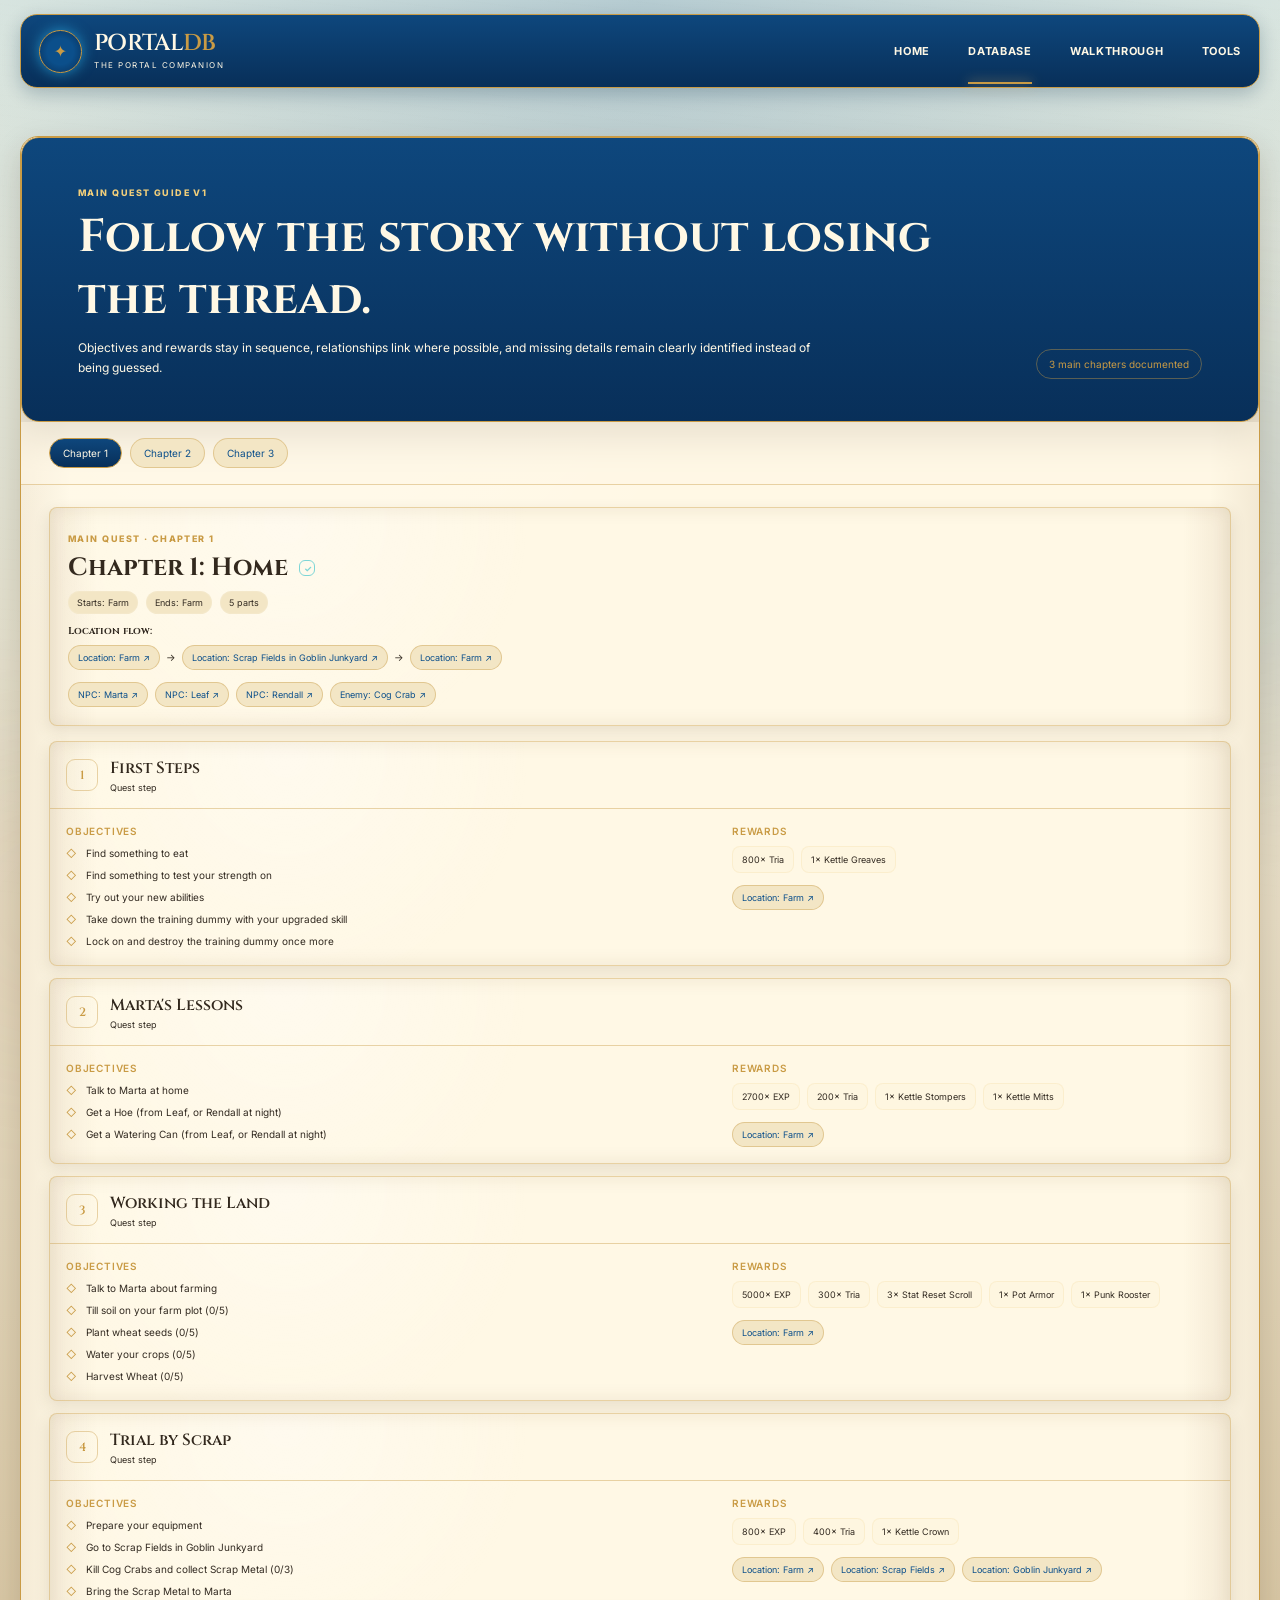
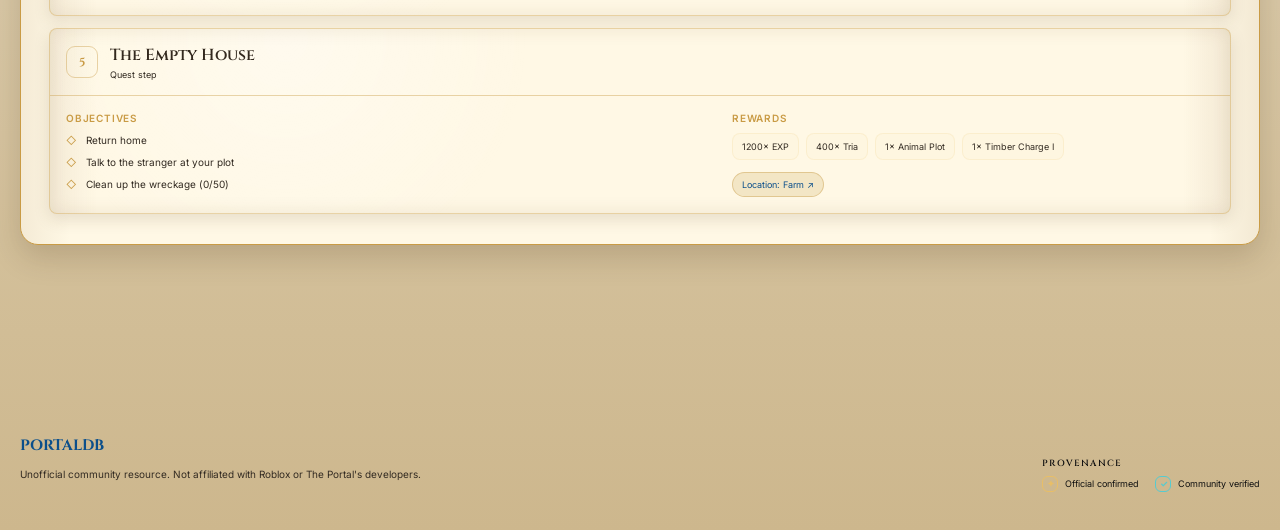
<file: quests.html>
<!doctype html>
<html lang="en">
<head>
  <meta charset="utf-8" />
  <meta name="viewport" content="width=device-width,initial-scale=1" />
  <meta name="description" content="PortalDB Quest Guide for The Portal on Roblox." />
  <title>PortalDB — Quests</title>
  <link rel="preconnect" href="https://fonts.googleapis.com"><link rel="preconnect" href="https://fonts.gstatic.com" crossorigin>
  <link href="https://fonts.googleapis.com/css2?family=Cinzel:wght@500;600;700&family=Inter:wght@400;500;600;700&display=swap" rel="stylesheet">
  <link rel="stylesheet" href="styles.css?v=20260911-border-cleanup-1" /><link rel="stylesheet" href="site-nav.css?v=20260827-global-nav-1" /><link rel="stylesheet" href="quest-ui.css" /><link rel="stylesheet" href="site-pages.css?v=20260911-border-cleanup-1" /><link rel="stylesheet" href="fantasy-theme.css?v=20260911-border-cleanup-1" />
  <link rel="stylesheet" href="layout-spacing.css?v=20260825-1" />
</head>
<body>
  <div class="page-glow page-glow-a"></div><div class="page-glow page-glow-b"></div>
  <header class="topbar shell"><a class="brand" href="index.html"><span class="brand-emblem">✦</span><span class="brand-copy"><strong>PORTAL<span>DB</span></strong><small>THE PORTAL COMPANION</small></span></a><nav class="main-nav" aria-label="Primary"><a href="index.html">Home</a><a class="active" href="database.html">Database</a><a href="walkthrough.html">Walkthrough</a><a href="tools.html">Tools</a></nav></header>
  <main class="page-shell shell">
    <section class="quest-shell"><div class="quest-head"><div><span class="panel-kicker">MAIN QUEST GUIDE V1</span><h2>Follow the story without losing the thread.</h2><p>Objectives and rewards stay in sequence, relationships link where possible, and missing details remain clearly identified instead of being guessed.</p></div><span class="quest-count" id="questCount">Loading quests…</span></div><div class="quest-tabs" id="questTabs"></div><div class="quest-content" id="questContent"><div class="quest-empty">Loading main quest data…</div></div></section>
  </main>
  <footer class="footer shell"><div><strong>PORTALDB</strong><p>Unofficial community resource. Not affiliated with Roblox or The Portal's developers.</p></div><aside class="footer-provenance" aria-label="Provenance legend"><span class="footer-provenance-title">PROVENANCE</span><div class="footer-provenance-items"><span class="footer-provenance-item"><span class="verification-seal verification-official" aria-hidden="true">✦</span><span>Official confirmed</span></span><span class="footer-provenance-item"><span class="verification-seal verification-community" aria-hidden="true">✓</span><span>Community verified</span></span></div></aside></footer>
  <dialog id="entryDialog"><button id="dialogClose" class="dialog-close" aria-label="Close details">×</button><div id="dialogContent"></div></dialog>
<script src="app.js?v=20260911-solid-parchment-2"></script><script src="quest-ui.js?v=20260909-walkthrough-complete-1"></script>
</body>
</html>
</file>
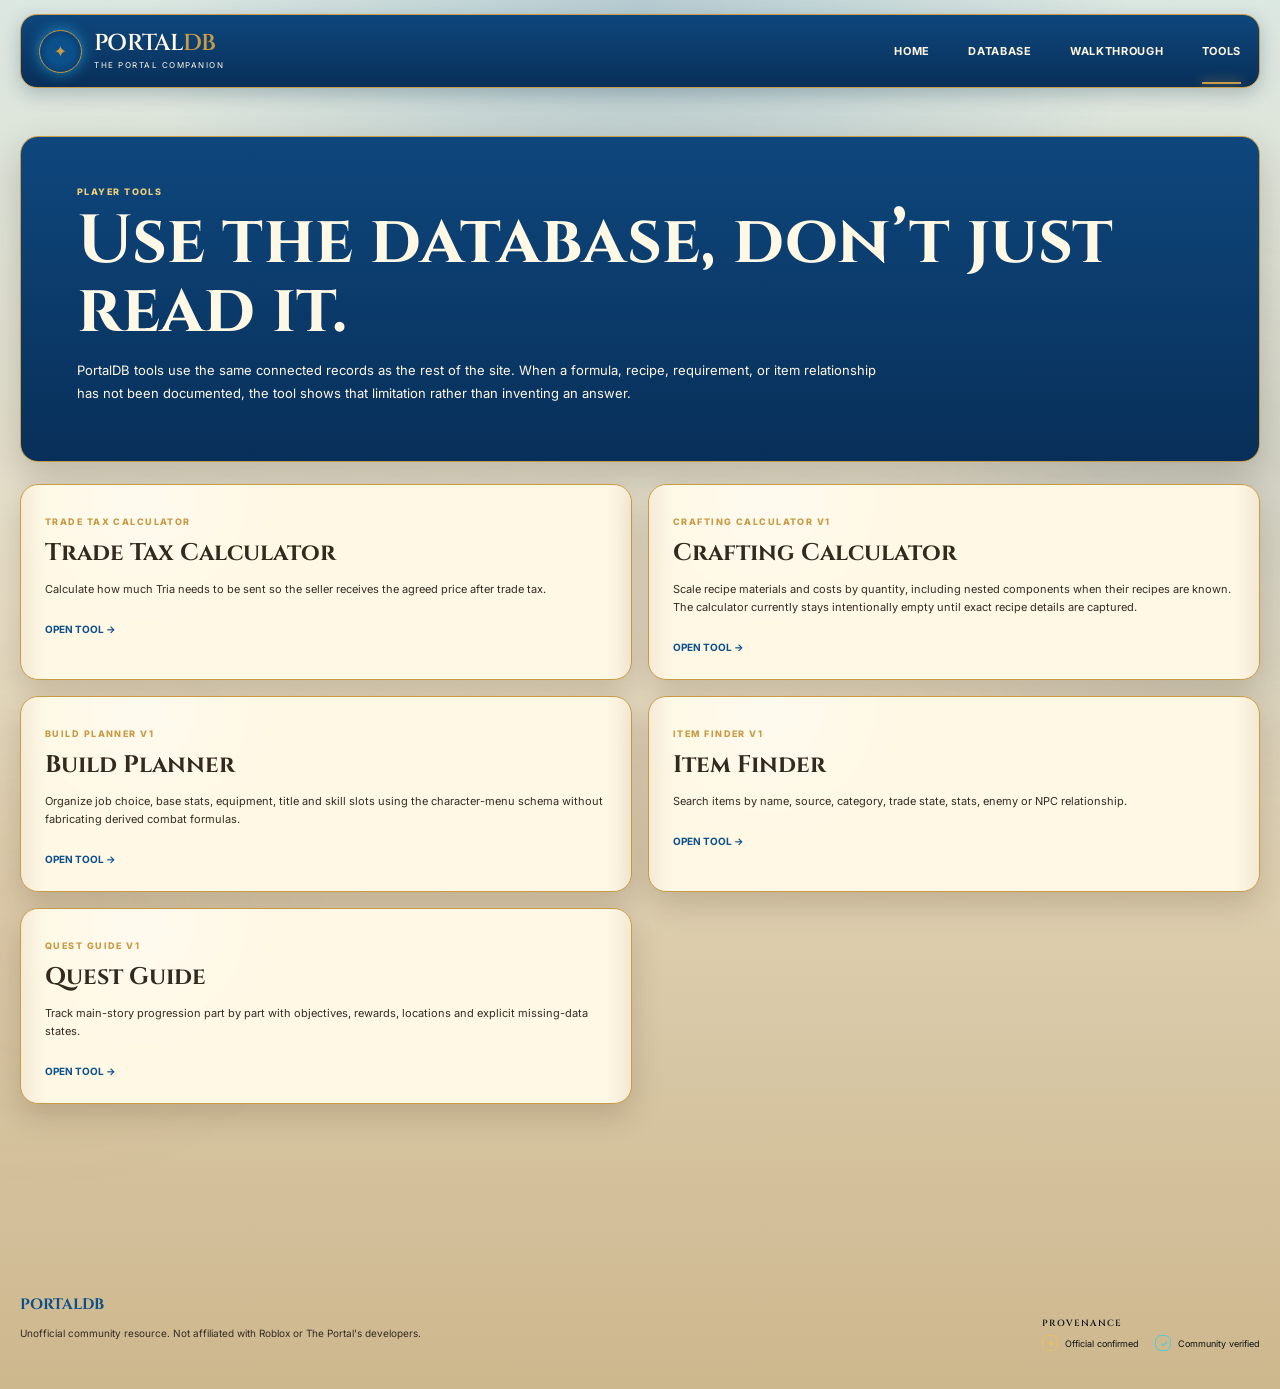
<file: tools.html>
<!doctype html>
<html lang="en">
<head>
  <meta charset="utf-8" />
  <meta name="viewport" content="width=device-width,initial-scale=1" />
  <meta name="description" content="PortalDB tools for The Portal on Roblox." />
  <title>PortalDB — Tools</title>
  <link rel="preconnect" href="https://fonts.googleapis.com"><link rel="preconnect" href="https://fonts.gstatic.com" crossorigin>
  <link href="https://fonts.googleapis.com/css2?family=Cinzel:wght@500;600;700&family=Inter:wght@400;500;600;700&display=swap" rel="stylesheet">
  <link rel="stylesheet" href="styles.css?v=20260911-border-cleanup-1" /><link rel="stylesheet" href="site-nav.css?v=20260827-global-nav-1" /><link rel="stylesheet" href="site-pages.css?v=20260911-border-cleanup-1" /><link rel="stylesheet" href="verification.css?v=20260911-solid-parchment-2" /><link rel="stylesheet" href="fantasy-theme.css?v=20260911-border-cleanup-1" />
  <link rel="stylesheet" href="layout-spacing.css?v=20260825-1" />
</head>
<body>
  <div class="page-glow page-glow-a"></div><div class="page-glow page-glow-b"></div>
  <header class="topbar shell"><a class="brand" href="index.html"><span class="brand-emblem">✦</span><span class="brand-copy"><strong>PORTAL<span>DB</span></strong><small>THE PORTAL COMPANION</small></span></a><nav class="main-nav" aria-label="Primary"><a href="index.html">Home</a><a href="database.html">Database</a><a href="walkthrough.html">Walkthrough</a><a class="active" href="tools.html">Tools</a></nav></header>
  <main class="page-shell shell">
    <section class="page-hero"><span class="panel-kicker">PLAYER TOOLS</span><h1>Use the database, don’t just read it.</h1><p>PortalDB tools use the same connected records as the rest of the site. When a formula, recipe, requirement, or item relationship has not been documented, the tool shows that limitation rather than inventing an answer.</p></section>
    <section class="tool-launch-grid">
      <a class="tool-launch" href="trade-tax.html"><span class="panel-kicker">TRADE TAX CALCULATOR</span><h2>Trade Tax Calculator</h2><p>Calculate how much Tria needs to be sent so the seller receives the agreed price after trade tax.</p><b>OPEN TOOL →</b></a>
      <a class="tool-launch" href="crafting.html"><span class="panel-kicker">CRAFTING CALCULATOR V1</span><h2>Crafting Calculator</h2><p>Scale recipe materials and costs by quantity, including nested components when their recipes are known. The calculator currently stays intentionally empty until exact recipe details are captured.</p><b>OPEN TOOL →</b></a>
      <a class="tool-launch" href="build-planner.html"><span class="panel-kicker">BUILD PLANNER V1</span><h2>Build Planner</h2><p>Organize job choice, base stats, equipment, title and skill slots using the character-menu schema without fabricating derived combat formulas.</p><b>OPEN TOOL →</b></a>
      <a class="tool-launch" href="item-finder.html"><span class="panel-kicker">ITEM FINDER V1</span><h2>Item Finder</h2><p>Search items by name, source, category, trade state, stats, enemy or NPC relationship.</p><b>OPEN TOOL →</b></a>
      <a class="tool-launch" href="quests.html"><span class="panel-kicker">QUEST GUIDE V1</span><h2>Quest Guide</h2><p>Track main-story progression part by part with objectives, rewards, locations and explicit missing-data states.</p><b>OPEN TOOL →</b></a>
    </section>
  </main>
  <footer class="footer shell"><div><strong>PORTALDB</strong><p>Unofficial community resource. Not affiliated with Roblox or The Portal's developers.</p></div><aside class="footer-provenance" aria-label="Provenance legend"><span class="footer-provenance-title">PROVENANCE</span><div class="footer-provenance-items"><span class="footer-provenance-item"><span class="verification-seal verification-official" aria-hidden="true">✦</span><span>Official confirmed</span></span><span class="footer-provenance-item"><span class="verification-seal verification-community" aria-hidden="true">✓</span><span>Community verified</span></span></div></aside></footer>
  <script src="verification.js?v=20260828-two-state-provenance-1"></script>
</body>
</html>
</file>
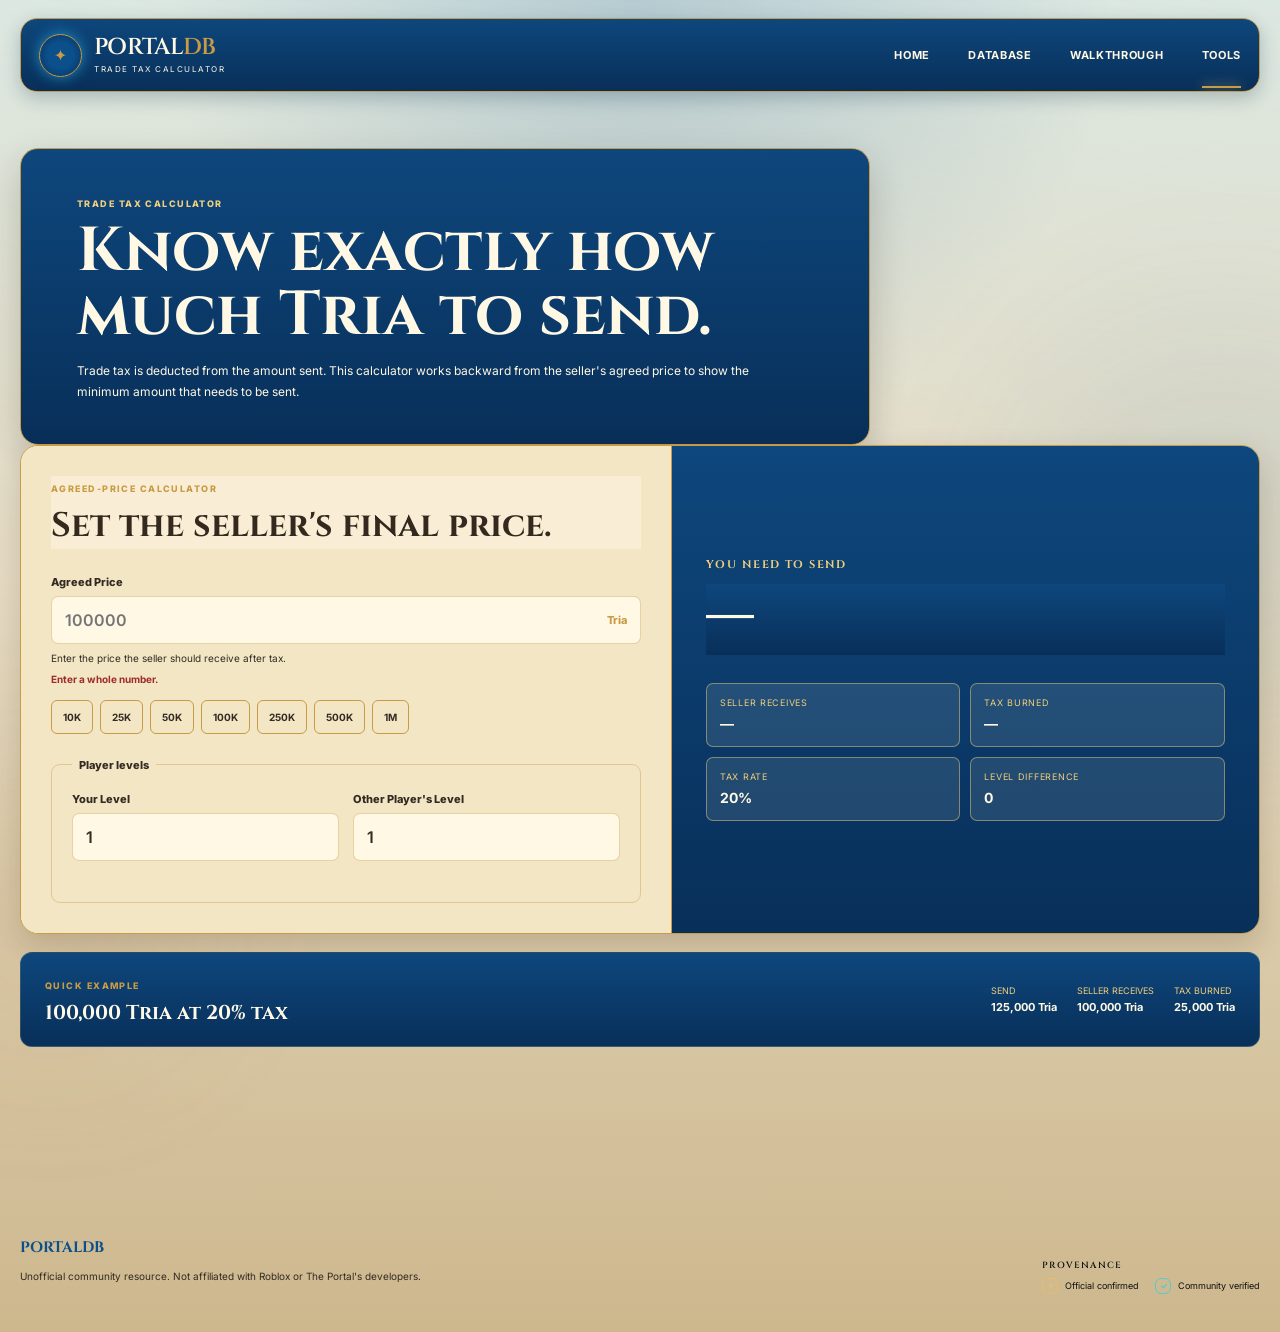
<file: trade-tax.html>
<!doctype html>
<html lang="en">
<head>
  <meta charset="utf-8" />
  <meta name="viewport" content="width=device-width,initial-scale=1" />
  <meta name="description" content="Calculate how much Tria to send so a seller receives the agreed price after trade tax." />
  <title>PortalDB — Trade Tax Calculator</title>
  <link rel="preconnect" href="https://fonts.googleapis.com"><link rel="preconnect" href="https://fonts.gstatic.com" crossorigin>
  <link href="https://fonts.googleapis.com/css2?family=Cinzel:wght@500;600;700&family=Inter:wght@400;500;600;700&display=swap" rel="stylesheet">
  <link rel="stylesheet" href="styles.css?v=20260911-border-cleanup-1" /><link rel="stylesheet" href="site-nav.css?v=20260827-global-nav-1" /><link rel="stylesheet" href="site-pages.css?v=20260911-border-cleanup-1" /><link rel="stylesheet" href="verification.css?v=20260911-solid-parchment-2" /><link rel="stylesheet" href="trade-tax.css?v=20260911-border-cleanup-1" />
  <link rel="stylesheet" href="fantasy-theme.css?v=20260911-border-cleanup-1" />
  <link rel="stylesheet" href="layout-spacing.css?v=20260825-1" />
</head>
<body class="trade-tax-page">
  <div class="page-glow page-glow-a"></div><div class="page-glow page-glow-b"></div>
  <header class="topbar shell tool-topbar"><a class="brand tool-page-brand" href="index.html"><span class="brand-emblem">✦</span><span class="brand-copy"><strong>PORTAL<span>DB</span></strong><small>TRADE TAX CALCULATOR</small></span></a><nav class="main-nav" aria-label="Primary"><a href="index.html">Home</a><a href="database.html">Database</a><a href="walkthrough.html">Walkthrough</a><a class="active" href="tools.html">Tools</a></nav></header>
  <main class="trade-tax-main shell">
    <section class="trade-tax-hero">
      <span class="panel-kicker">TRADE TAX CALCULATOR</span>
      <h1>Know exactly how much Tria to send.</h1>
      <p>Trade tax is deducted from the amount sent. This calculator works backward from the seller's agreed price to show the minimum amount that needs to be sent.</p>
    </section>
    <section class="trade-tax-card" aria-labelledby="calculatorTitle">
      <div class="trade-tax-form">
        <div class="trade-tax-heading"><div><span class="panel-kicker">AGREED-PRICE CALCULATOR</span><h2 id="calculatorTitle">Set the seller's final price.</h2></div></div>
        <div class="tax-field tax-price-field">
          <label for="agreedPrice">Agreed Price</label>
          <div class="tax-input-wrap"><input id="agreedPrice" type="number" min="1" step="1" inputmode="numeric" placeholder="100000" aria-describedby="agreedPriceHelp agreedPriceError"><span>Tria</span></div>
          <small id="agreedPriceHelp">Enter the price the seller should receive after tax.</small>
          <span class="tax-error" id="agreedPriceError" aria-live="polite"></span>
        </div>
        <div class="quick-amounts" aria-label="Quick agreed prices">
          <button type="button" data-amount="10000">10K</button><button type="button" data-amount="25000">25K</button><button type="button" data-amount="50000">50K</button><button type="button" data-amount="100000">100K</button><button type="button" data-amount="250000">250K</button><button type="button" data-amount="500000">500K</button><button type="button" data-amount="1000000">1M</button>
        </div>
        <fieldset class="level-fields">
          <legend>Player levels</legend>
          <div class="level-grid">
            <div class="tax-field"><label for="yourLevel">Your Level</label><input id="yourLevel" type="number" min="0" step="1" inputmode="numeric" value="1" aria-describedby="yourLevelError"><span class="tax-error" id="yourLevelError"></span></div>
            <div class="tax-field"><label for="otherLevel">Other Player's Level</label><input id="otherLevel" type="number" min="0" step="1" inputmode="numeric" value="1" aria-describedby="otherLevelError"><span class="tax-error" id="otherLevelError"></span></div>
          </div>
        </fieldset>
      </div>
      <div class="trade-tax-results" id="taxResults" aria-live="polite" aria-atomic="true">
        <span class="result-kicker">YOU NEED TO SEND</span>
        <strong class="result-total" id="amountToSend">—</strong>
        <div class="result-grid">
          <div><span>Seller Receives</span><b id="sellerReceives">—</b></div>
          <div><span>Tax Burned</span><b id="taxBurned">—</b></div>
          <div><span>Tax Rate</span><b id="taxRate">20%</b></div>
          <div><span>Level Difference</span><b id="levelDifference">0</b></div>
        </div>
      </div>
    </section>
    <aside class="tax-example" aria-labelledby="exampleTitle"><div><span class="panel-kicker">QUICK EXAMPLE</span><h2 id="exampleTitle">100,000 Tria at 20% tax</h2></div><dl><div><dt>Send</dt><dd>125,000 Tria</dd></div><div><dt>Seller receives</dt><dd>100,000 Tria</dd></div><div><dt>Tax burned</dt><dd>25,000 Tria</dd></div></dl></aside>
  </main>
  <footer class="footer shell"><div><strong>PORTALDB</strong><p>Unofficial community resource. Not affiliated with Roblox or The Portal's developers.</p></div><aside class="footer-provenance" aria-label="Provenance legend"><span class="footer-provenance-title">PROVENANCE</span><div class="footer-provenance-items"><span class="footer-provenance-item"><span class="verification-seal verification-official" aria-hidden="true">✦</span><span>Official confirmed</span></span><span class="footer-provenance-item"><span class="verification-seal verification-community" aria-hidden="true">✓</span><span>Community verified</span></span></div></aside></footer>
  <script src="verification.js?v=20260828-two-state-provenance-1"></script><script src="trade-tax.js?v=20260910-3"></script>
</body>
</html>
</file>
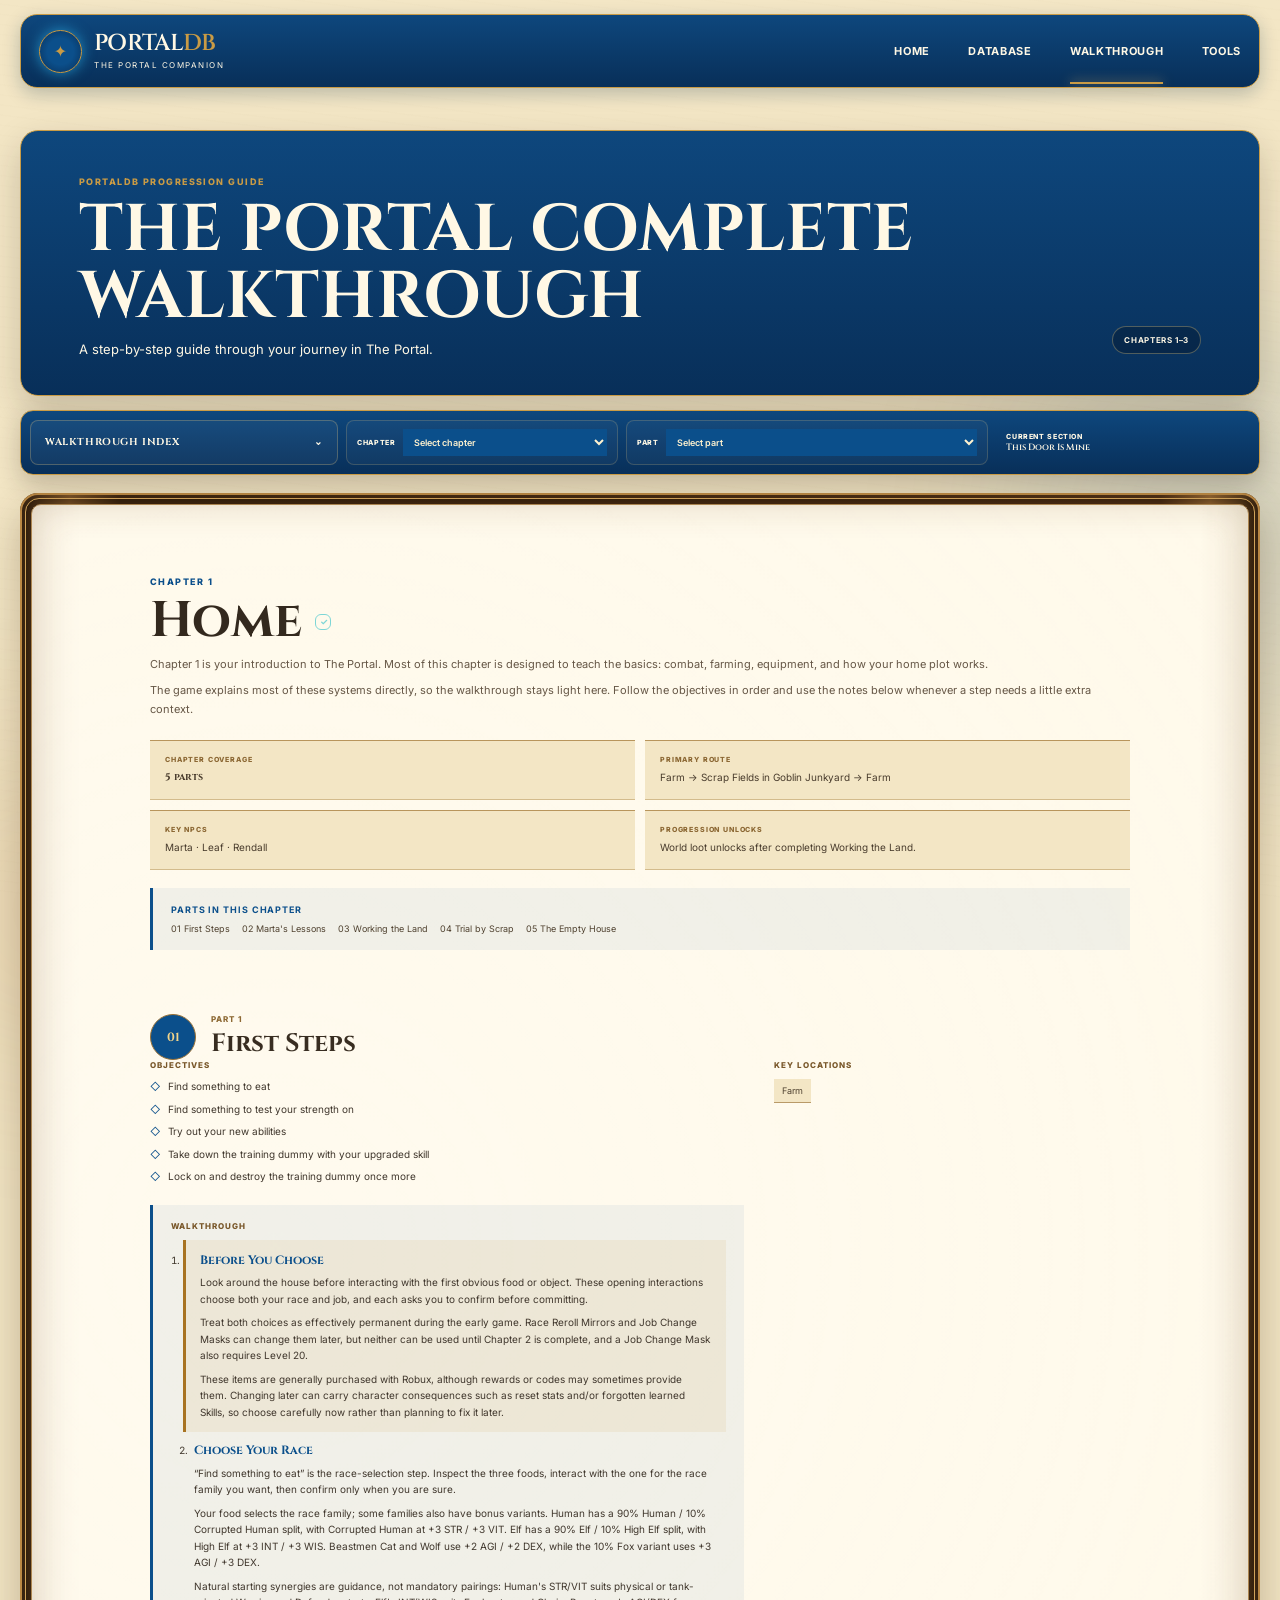
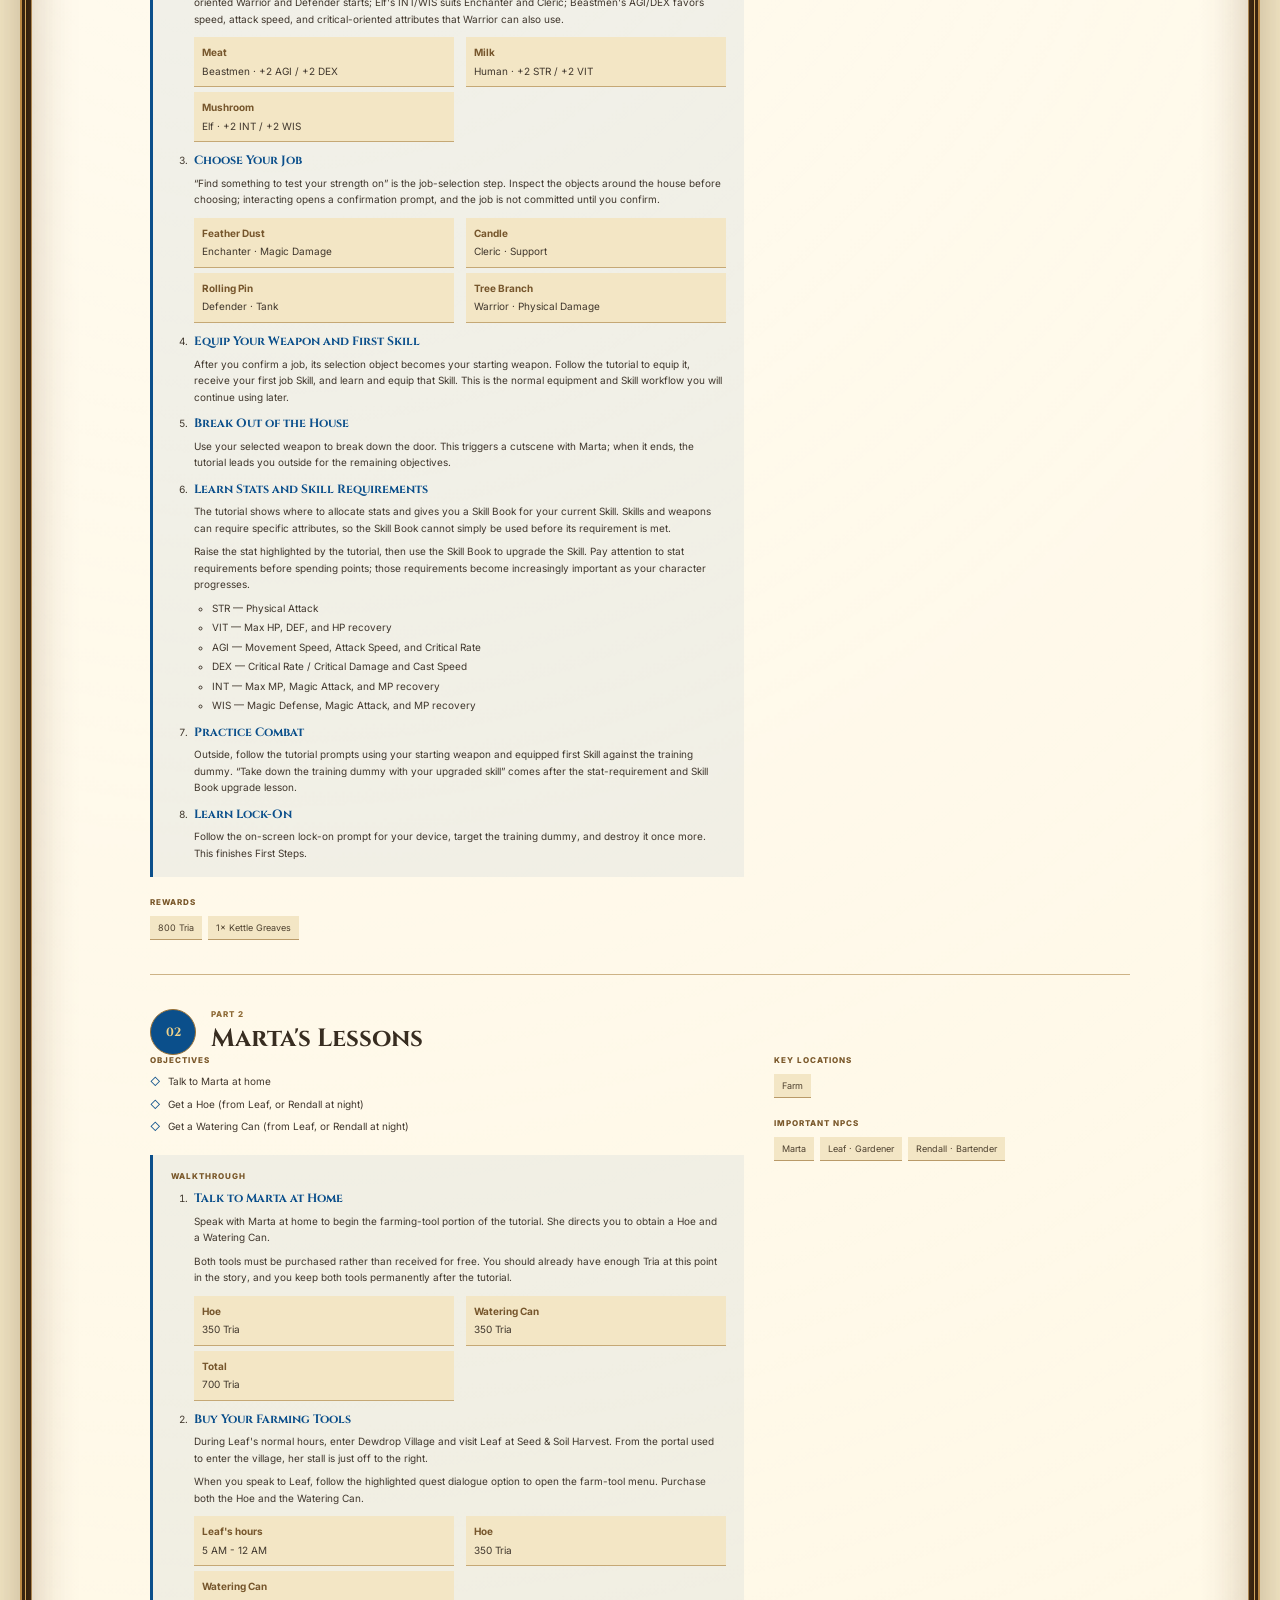
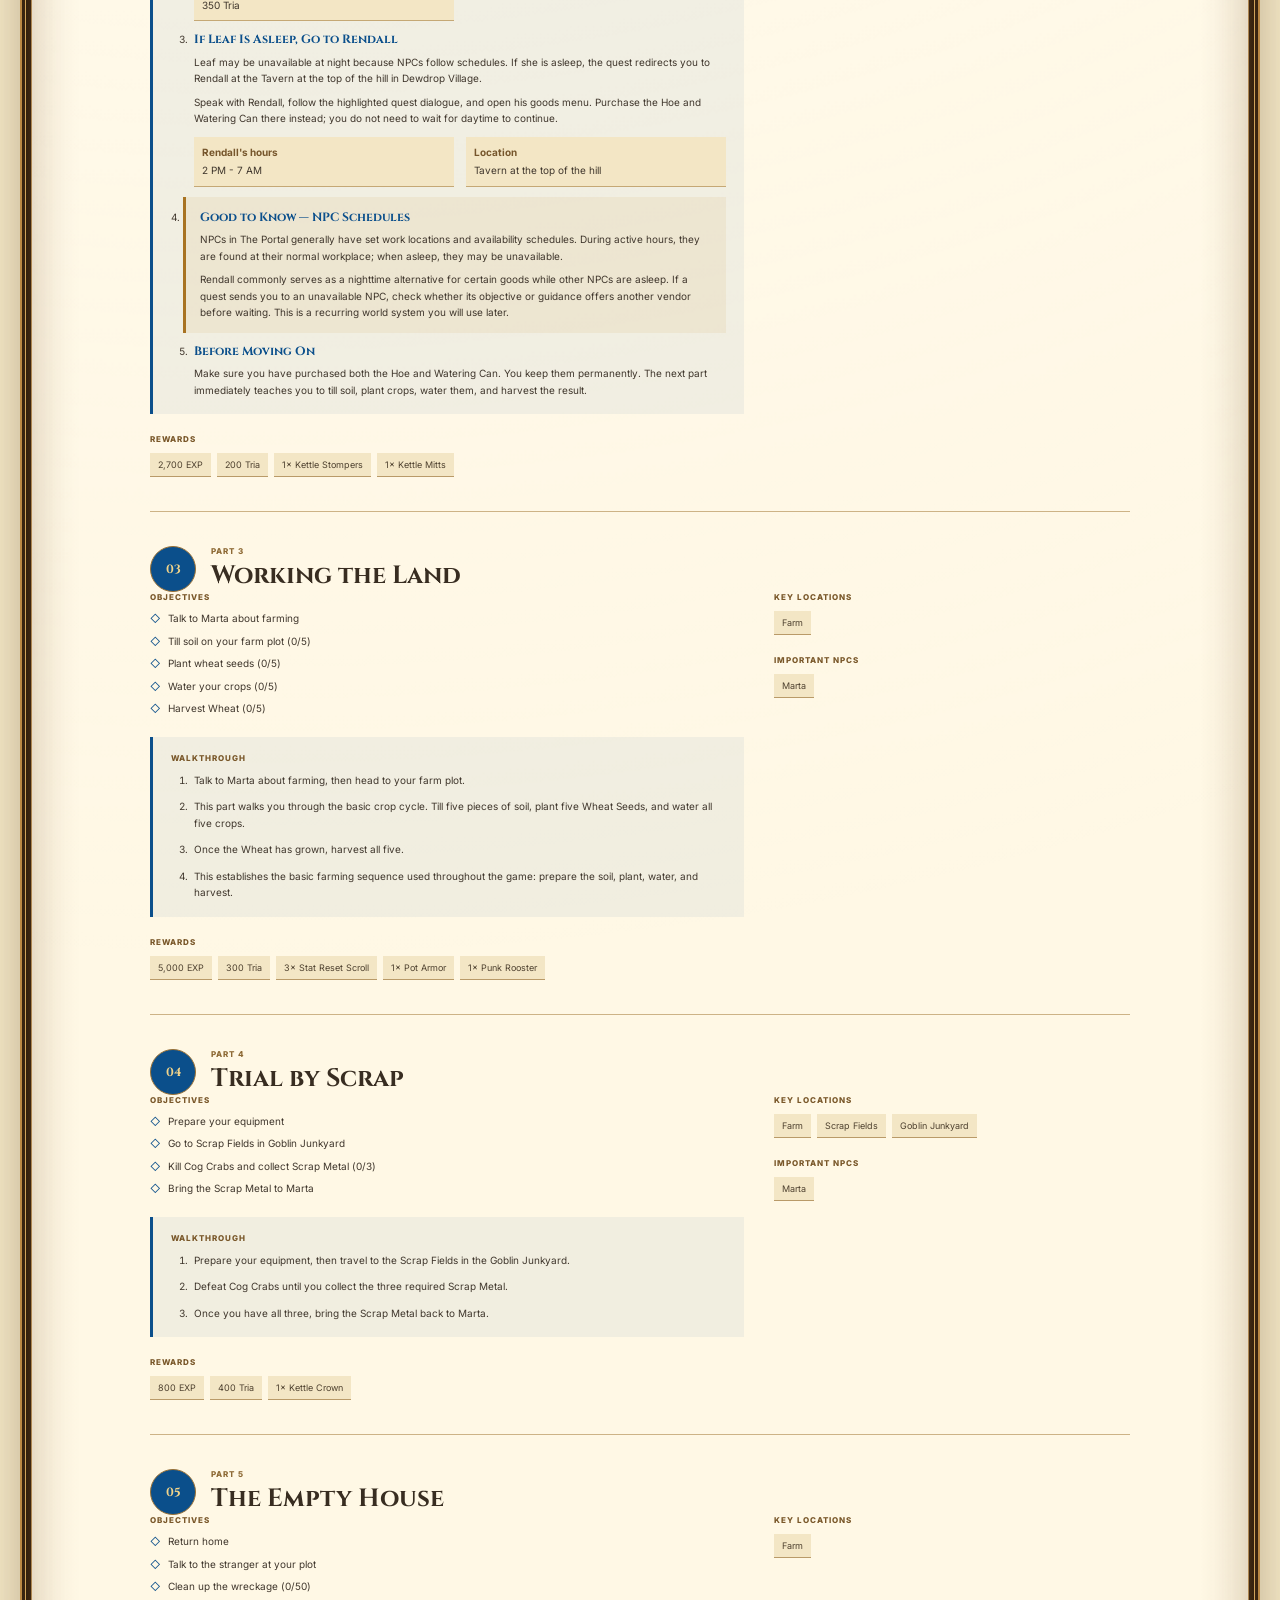
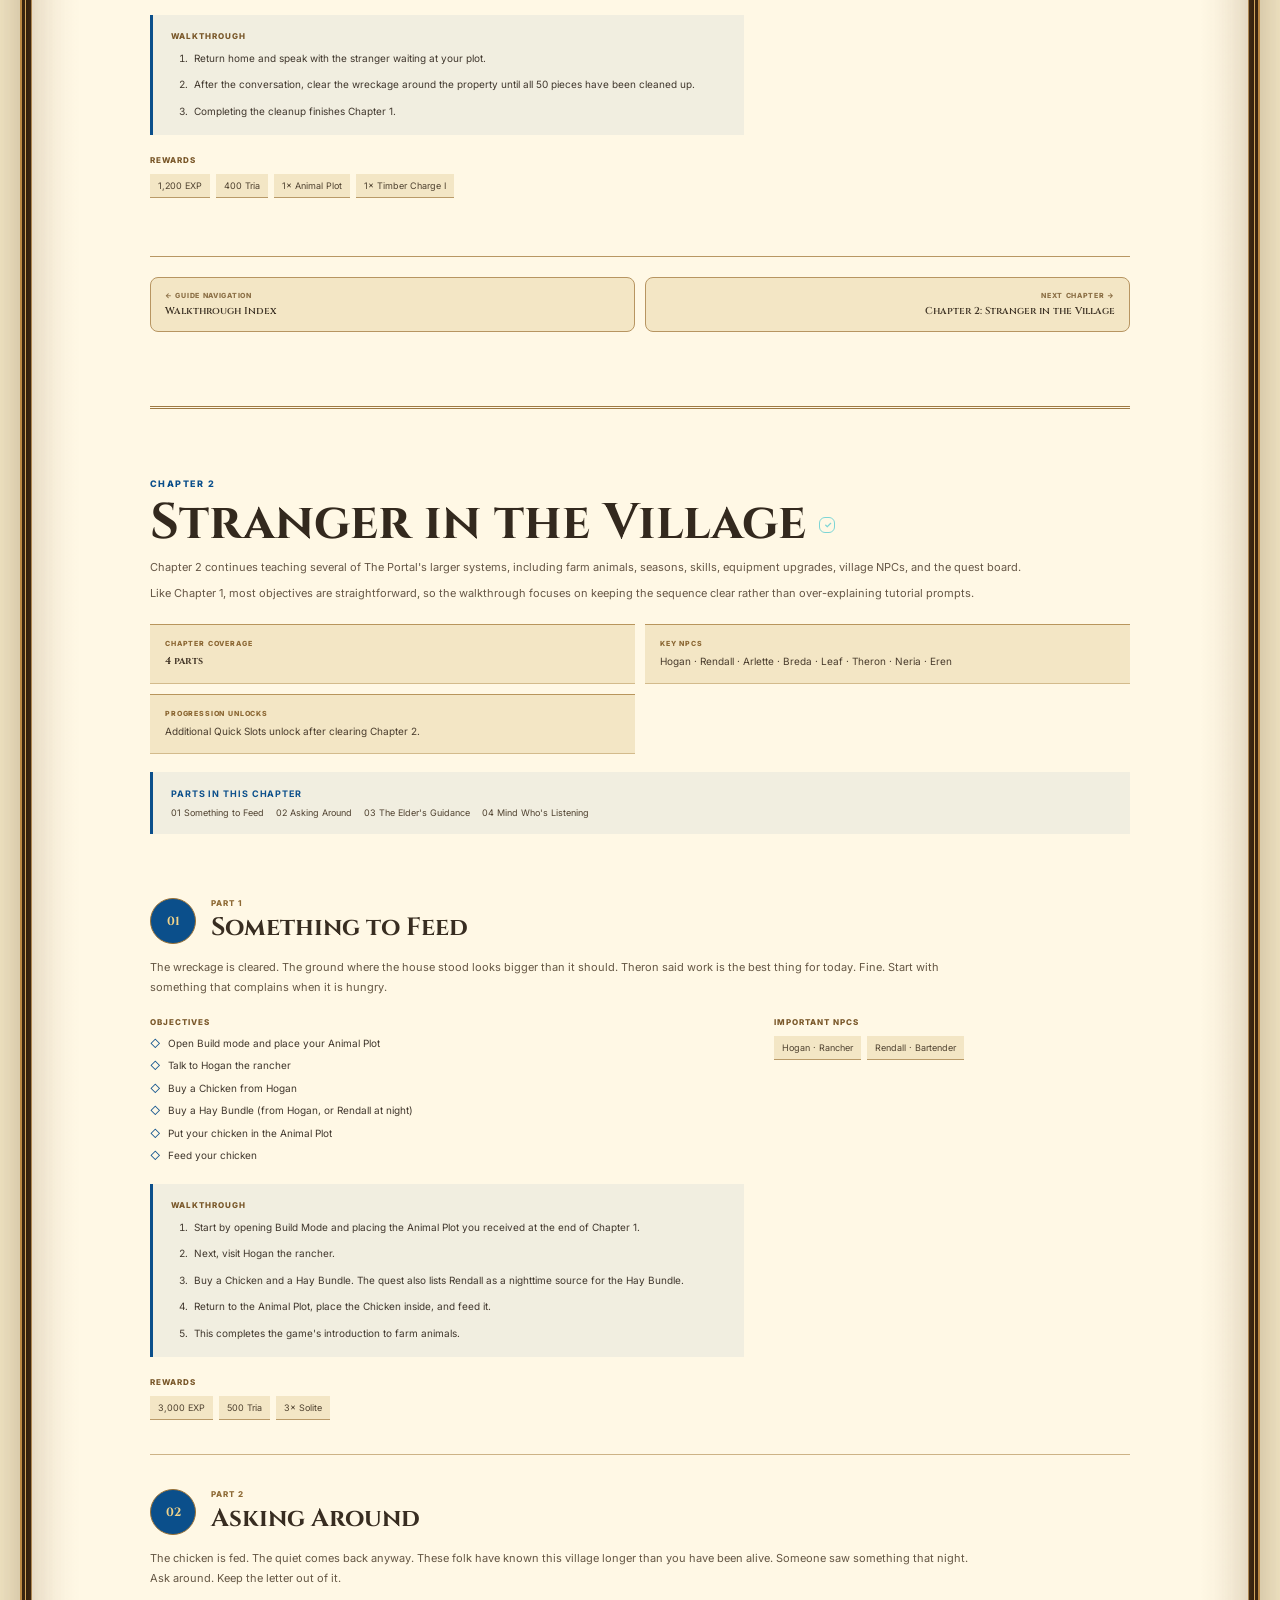
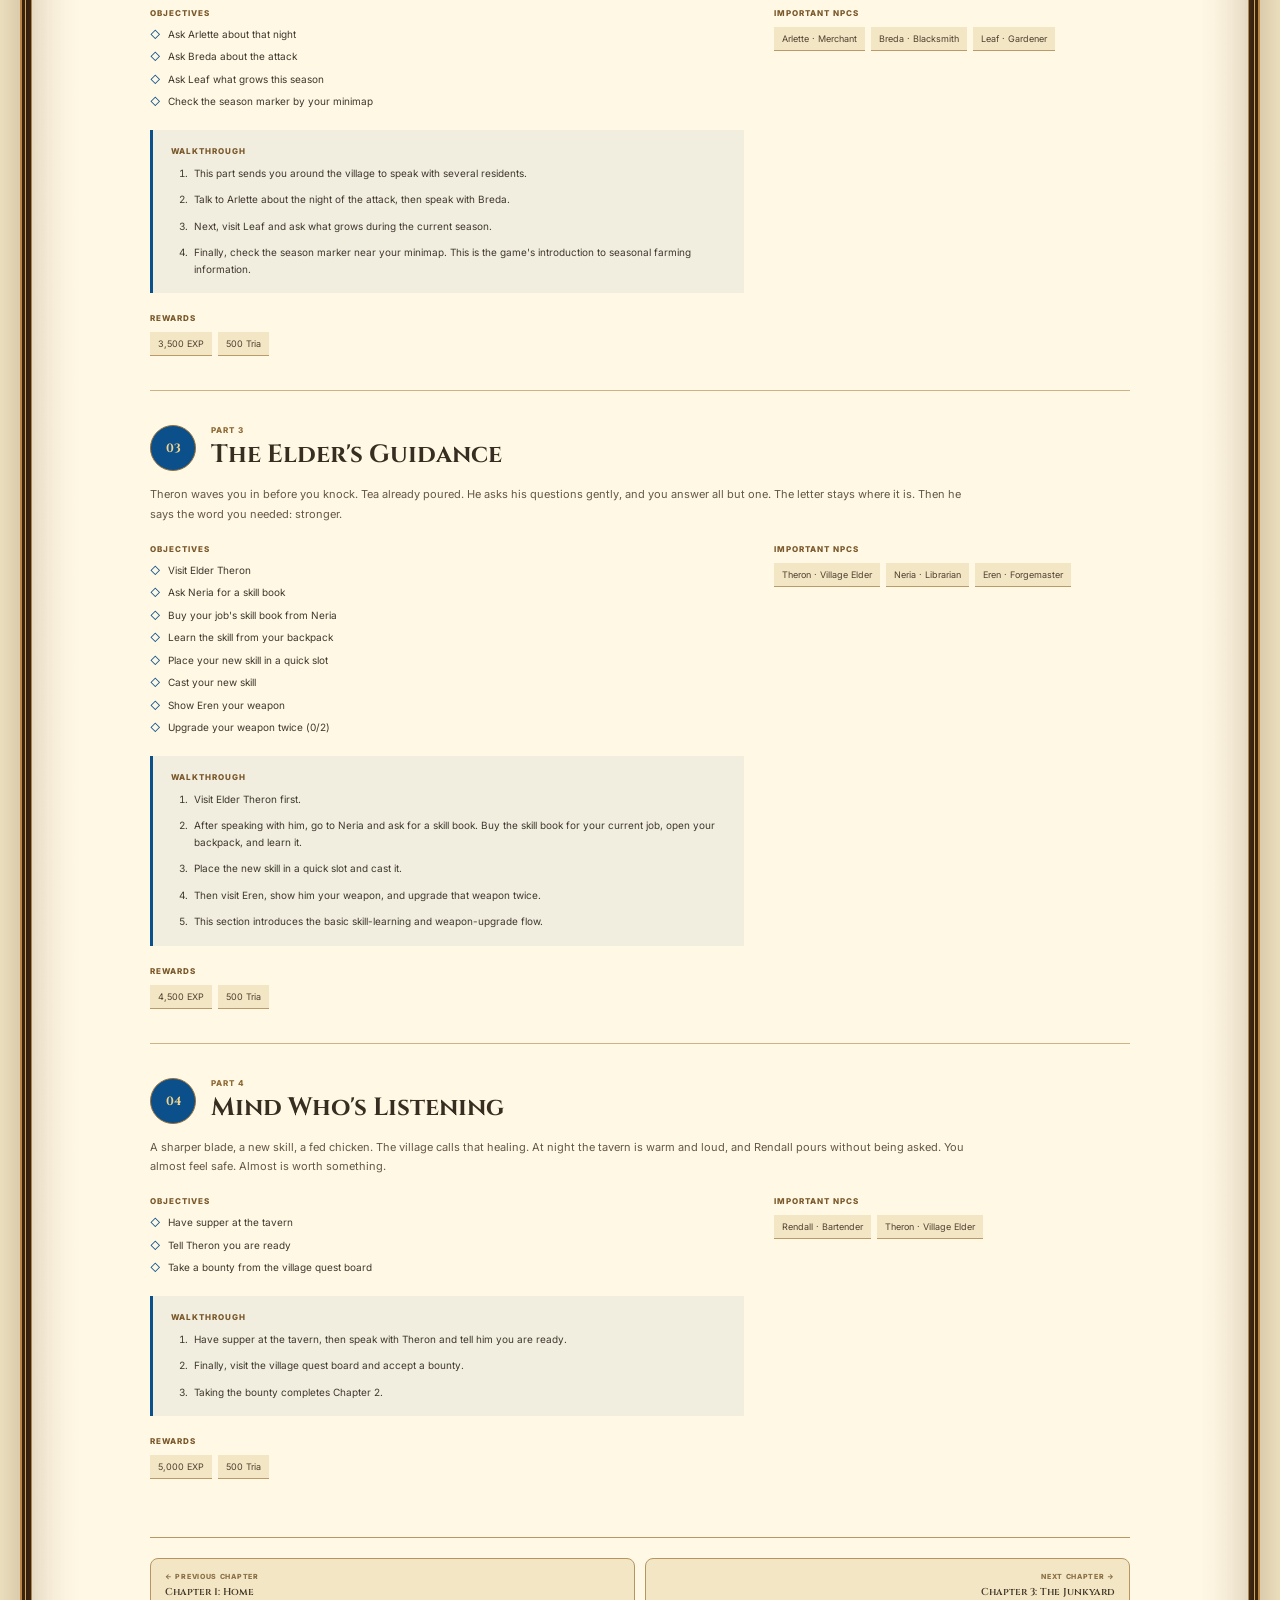
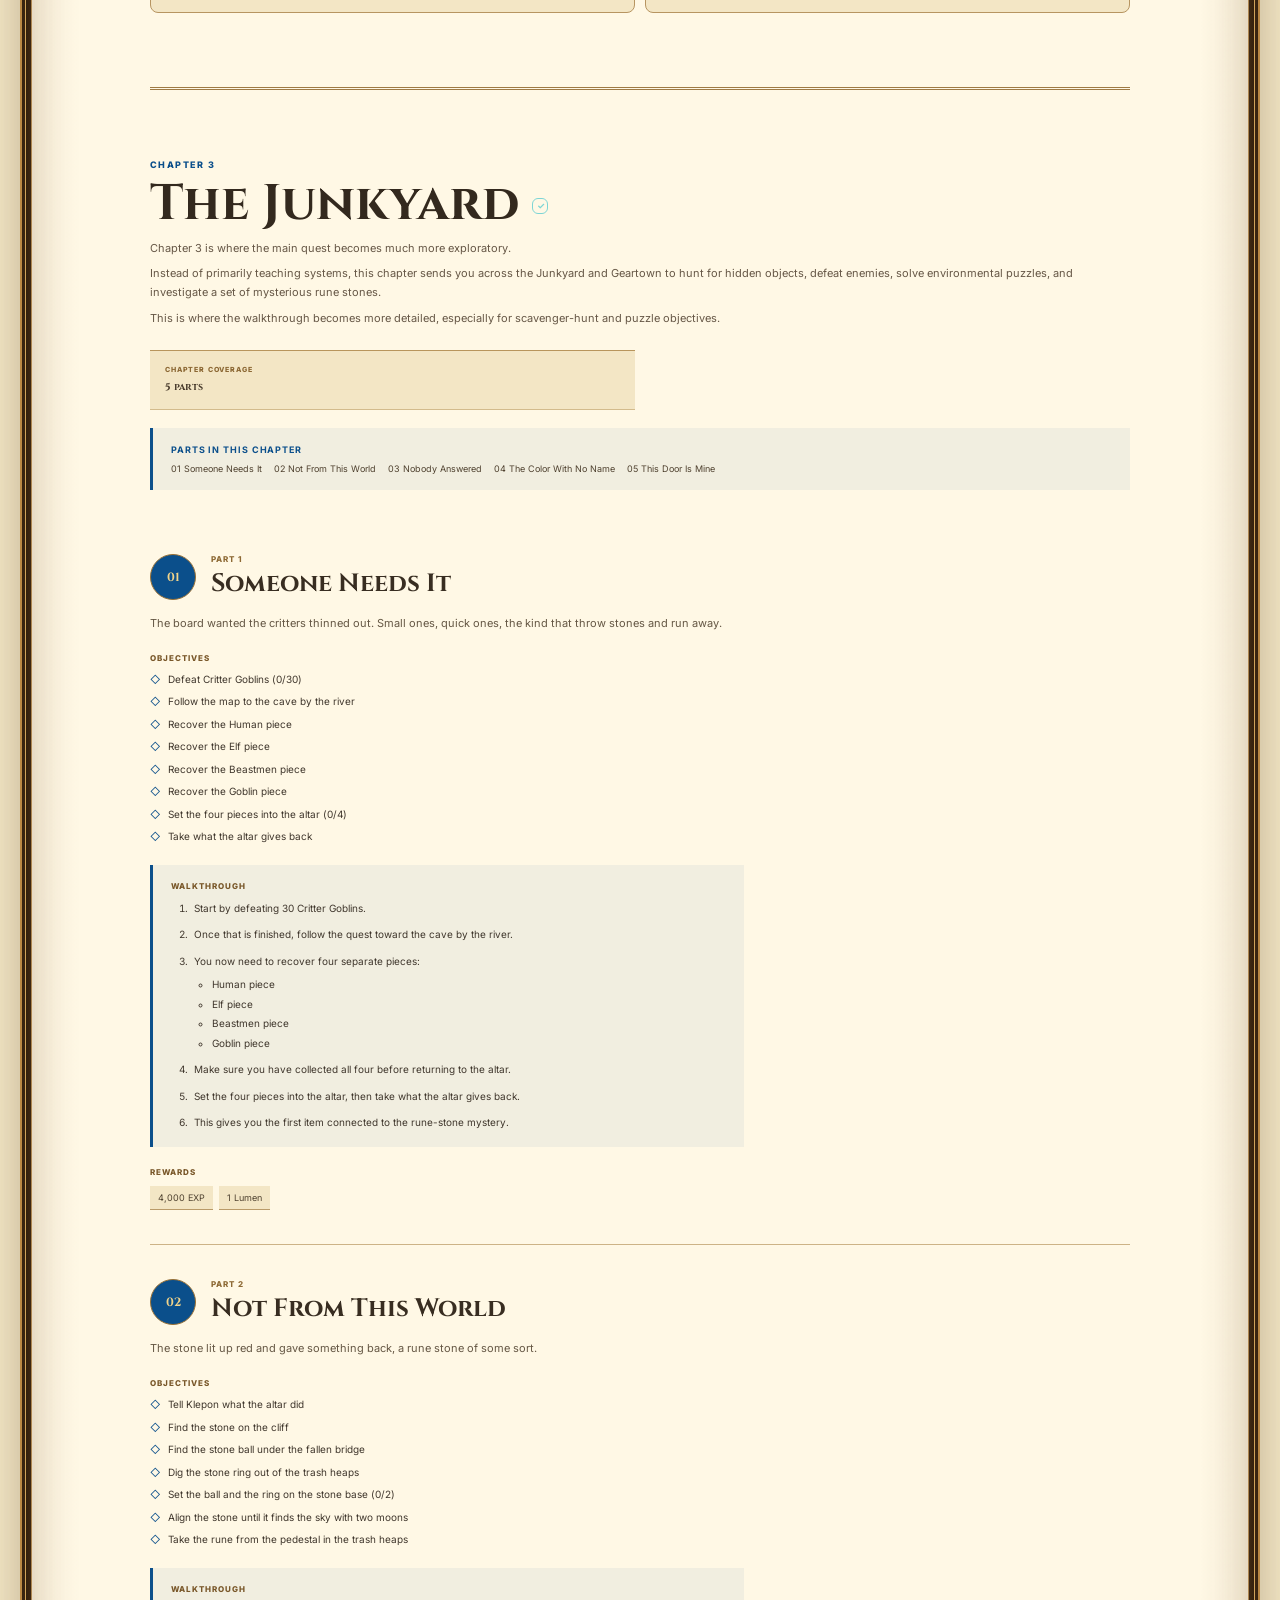
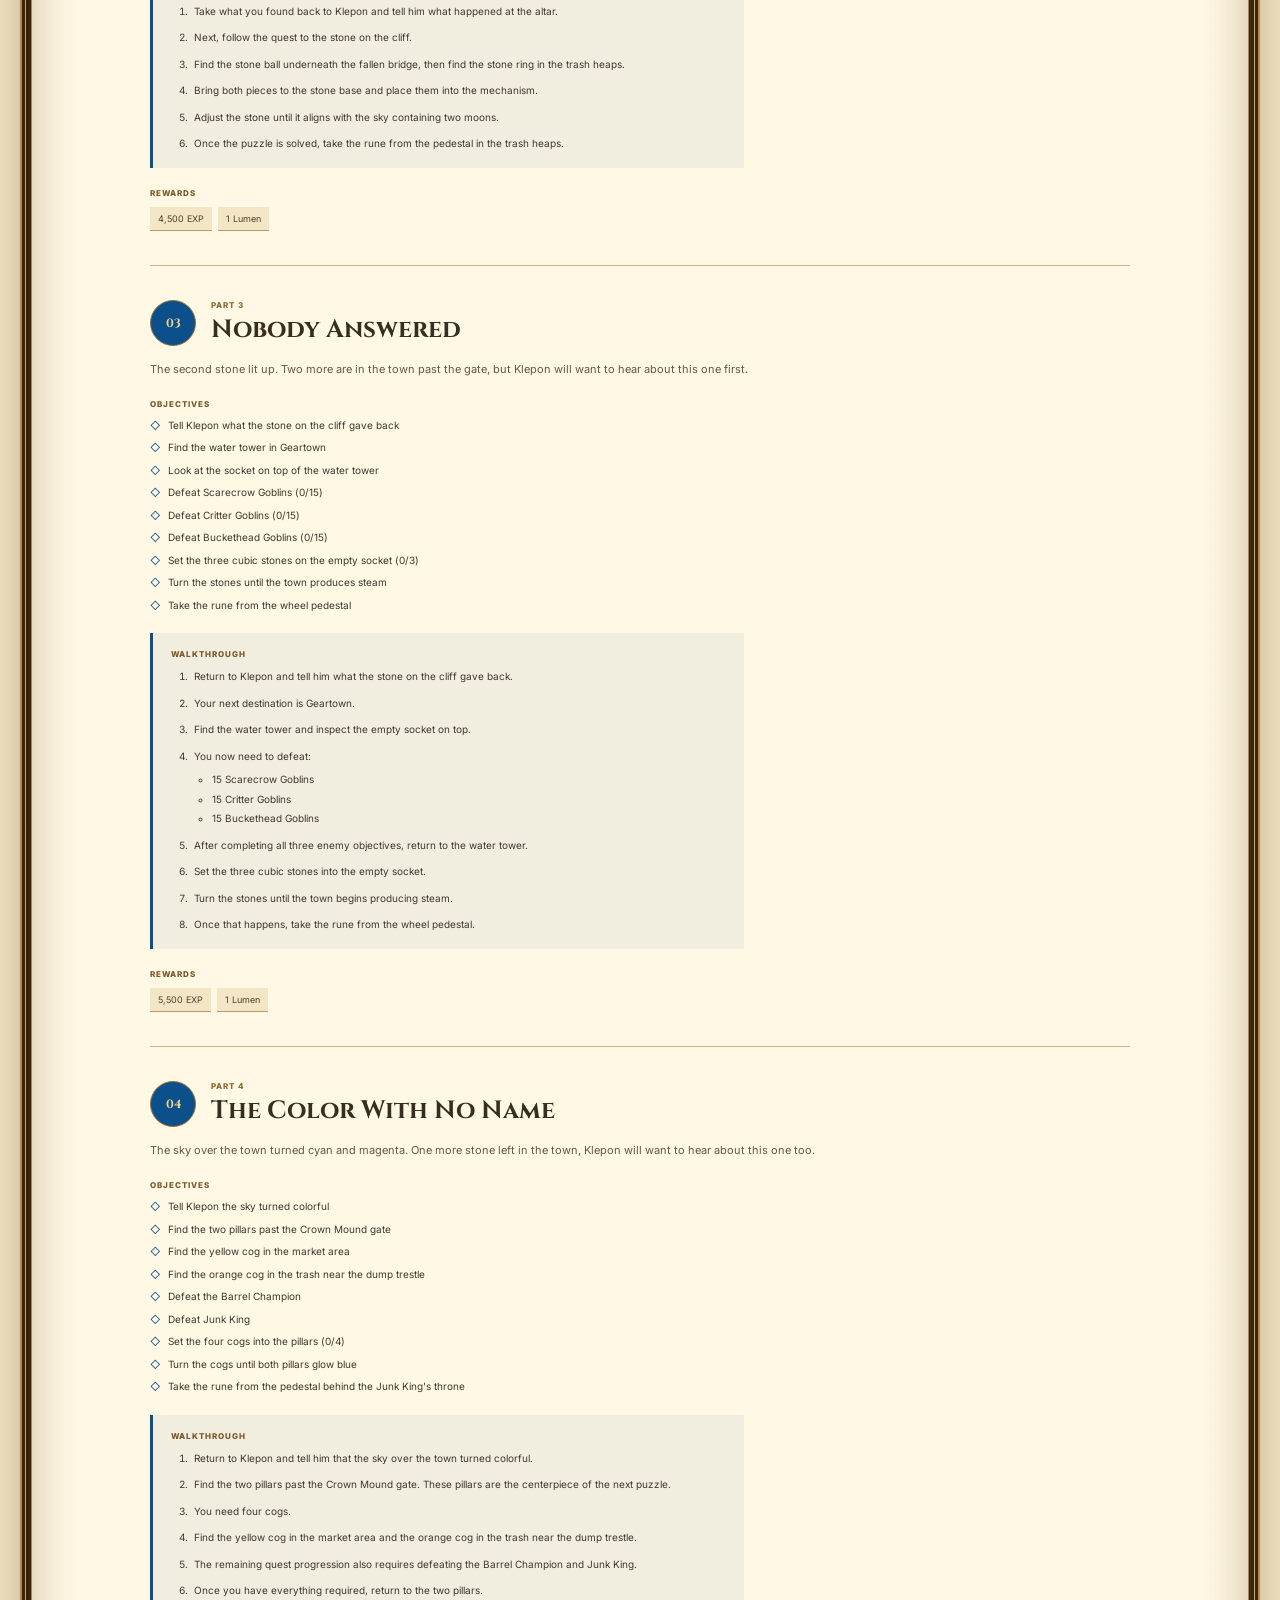
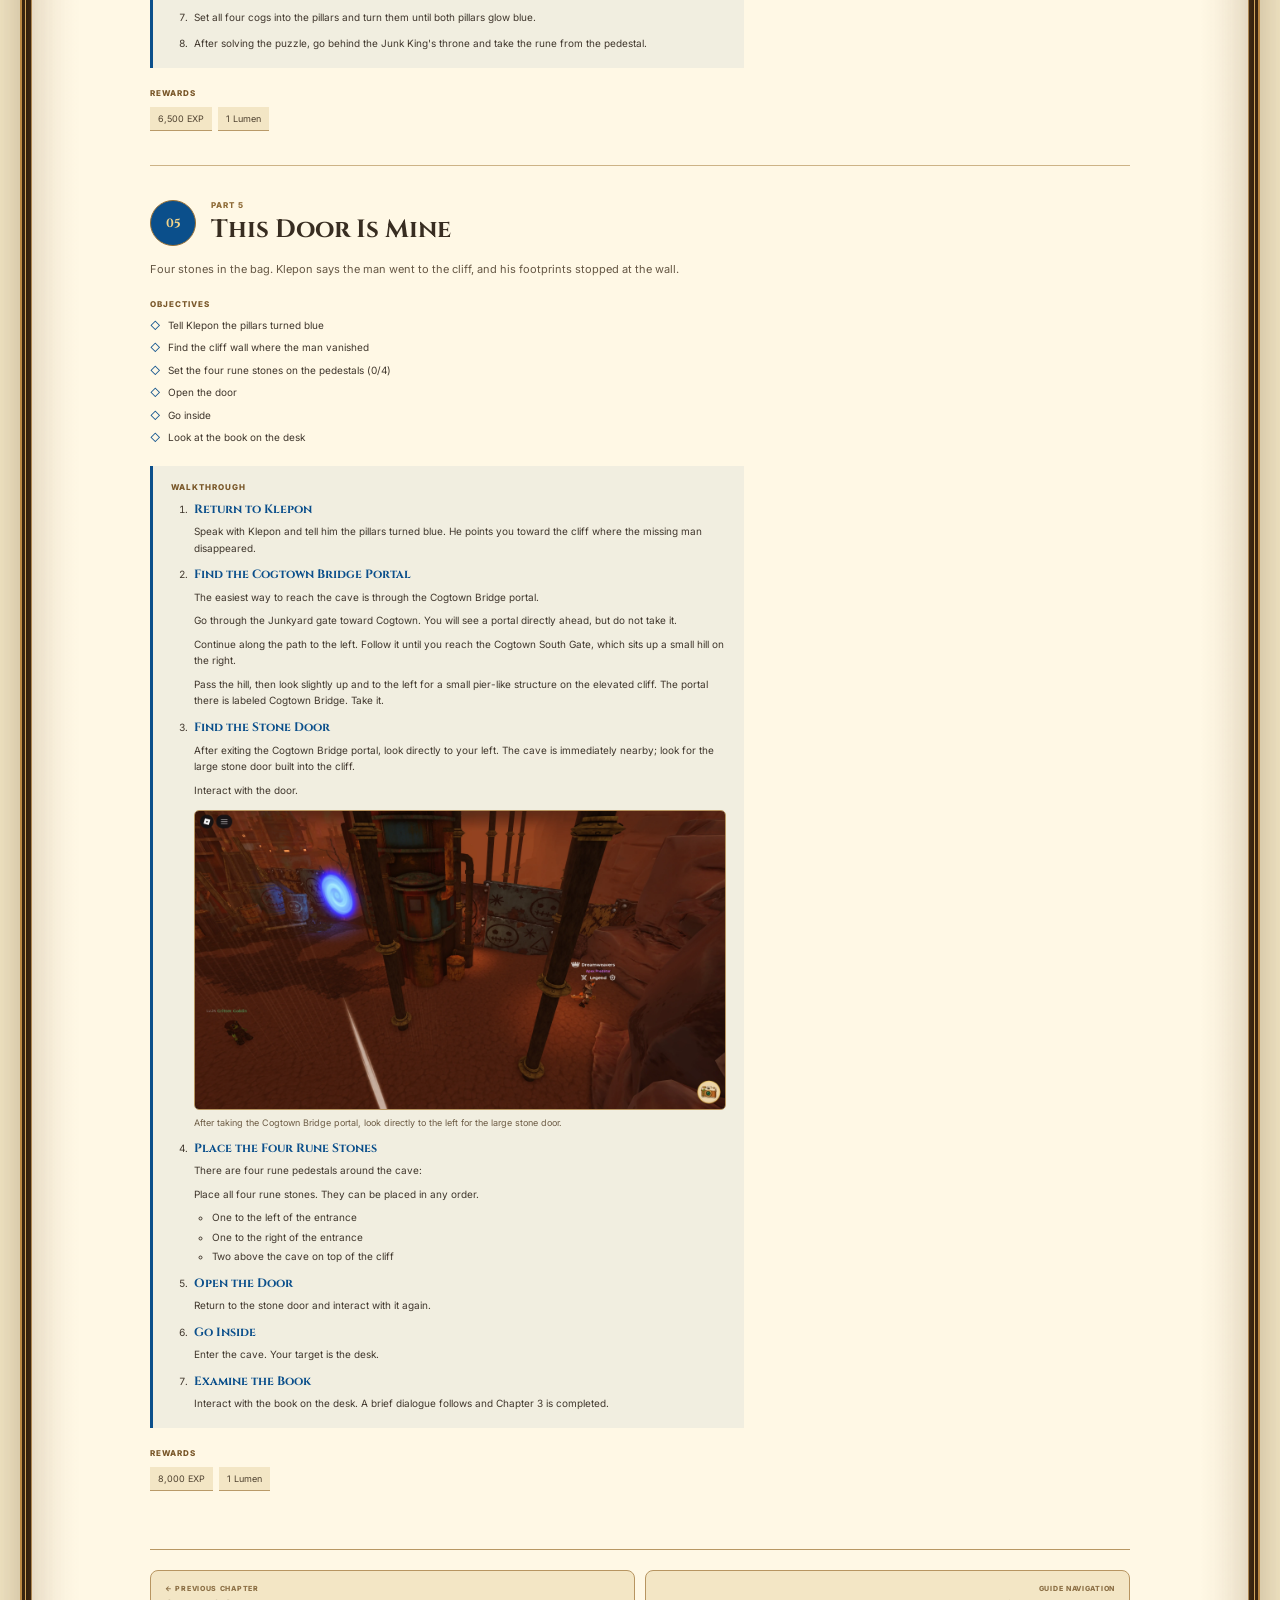
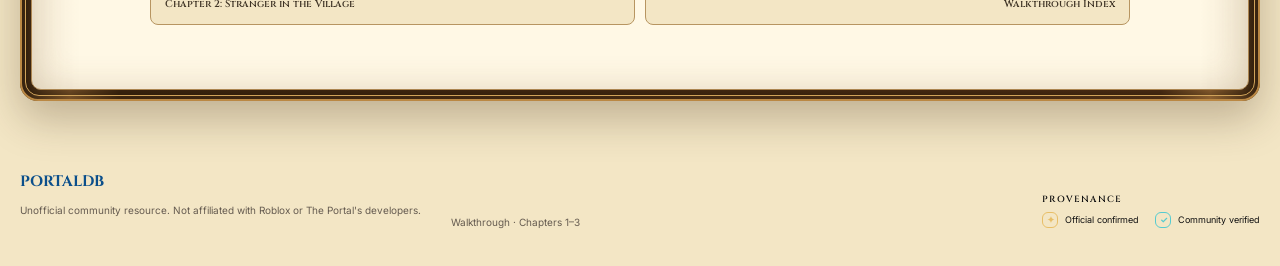
<file: walkthrough.html>
<!doctype html>
<html lang="en">
<head>
  <meta charset="utf-8" />
  <meta name="viewport" content="width=device-width,initial-scale=1" />
  <meta name="description" content="PortalDB's step-by-step progression walkthrough for The Portal." />
  <title>PortalDB — Complete Walkthrough</title>
  <link rel="preconnect" href="https://fonts.googleapis.com"><link rel="preconnect" href="https://fonts.gstatic.com" crossorigin>
  <link href="https://fonts.googleapis.com/css2?family=Cinzel:wght@500;600;700&family=Inter:wght@400;500;600;700&display=swap" rel="stylesheet">
  <link rel="stylesheet" href="styles.css?v=20260911-border-cleanup-1" /><link rel="stylesheet" href="site-nav.css?v=20260827-global-nav-1" /><link rel="stylesheet" href="site-pages.css?v=20260911-border-cleanup-1" /><link rel="stylesheet" href="verification.css?v=20260911-solid-parchment-2" /><link rel="stylesheet" href="fantasy-theme.css?v=20260911-border-cleanup-1" /><link rel="stylesheet" href="walkthrough.css?v=20260911-solid-parchment-2" /><link rel="stylesheet" href="walkthrough-guide.css?v=20260911-solid-parchment-2" />
  <link rel="stylesheet" href="layout-spacing.css?v=20260825-1" />
</head>
<body class="walkthrough-page">
  <div class="page-glow page-glow-a"></div><div class="page-glow page-glow-b"></div>
  <header class="topbar shell"><a class="brand" href="index.html"><span class="brand-emblem">✦</span><span class="brand-copy"><strong>PORTAL<span>DB</span></strong><small>THE PORTAL COMPANION</small></span></a><nav class="main-nav" aria-label="Primary"><a href="index.html">Home</a><a href="database.html">Database</a><a class="active" href="walkthrough.html">Walkthrough</a><a href="tools.html">Tools</a></nav></header>
  <main class="walkthrough-shell shell">
    <section class="walkthrough-hero"><div><span class="panel-kicker">PORTALDB PROGRESSION GUIDE</span><h1>The Portal Complete Walkthrough</h1><p>A step-by-step guide through your journey in The Portal.</p></div><span class="guide-status">Chapters 1–3</span></section>
    <section class="walkthrough-navigation" aria-label="Walkthrough navigation"><div class="walkthrough-nav-bar">
      <details class="walkthrough-index" id="walkthroughIndex"><summary><span>Walkthrough Index</span><b aria-hidden="true">⌄</b></summary><div class="walkthrough-index-body" id="walkthroughIndexBody"><span>Loading index…</span></div></details>
      <label class="walkthrough-select"><span>Chapter</span><select id="chapterSelect" aria-label="Jump to chapter"><option>Loading…</option></select></label>
      <label class="walkthrough-select walkthrough-part-select"><span>Part</span><select id="partSelect" aria-label="Jump to walkthrough part"><option>Loading…</option></select></label>
      <div class="current-section"><small>Current section</small><strong id="currentSection">Guide overview</strong></div>
    </div></section>
    <div id="walkthroughStatus" class="walkthrough-status">Opening the progression guide…</div>
    <!-- Future skinning hooks: canonical source-assets/artwork/walkthrough/; production assets/walkthrough/. -->
    <section class="walkthrough-guide-shell" id="walkthroughGuide" hidden><div class="walkthrough-frame" aria-hidden="true"></div><div class="walkthrough-parchment"><div class="walkthrough-content" id="walkthroughContent"></div></div></section>
  </main>
  <footer class="footer shell"><div><strong>PORTALDB</strong><p>Unofficial community resource. Not affiliated with Roblox or The Portal's developers.</p></div><span>Walkthrough · Chapters 1–3</span><aside class="footer-provenance" aria-label="Provenance legend"><span class="footer-provenance-title">PROVENANCE</span><div class="footer-provenance-items"><span class="footer-provenance-item"><span class="verification-seal verification-official" aria-hidden="true">✦</span><span>Official confirmed</span></span><span class="footer-provenance-item"><span class="verification-seal verification-community" aria-hidden="true">✓</span><span>Community verified</span></span></div></aside></footer>
  <script src="verification.js?v=20260828-two-state-provenance-1"></script><script src="walkthrough.js?v=20260910-part5-route-guidance-2"></script>
</body>
</html>
</file>
<file: styles.css>
:root{
  --portal-blue-surface:linear-gradient(180deg,#0e477d,#082f59);--portal-blue-accent:#0b4f8b;
  --portal-text-on-blue:#fff8e5;
  --text-on-blue:var(--portal-text-on-blue);
  --text-muted-on-blue:#f0ce7b;
  --text-on-light:#332b22;
  --portal-text-muted:var(--portal-ink);
  --text-muted-on-light:var(--portal-ink);
  --text-on-dark:#fff8e5;
  --portal-gold:#c99b45;
  --portal-border:var(--portal-gold);
  --portal-border-soft:rgba(201,155,69,.42);
  --portal-gold-light:#f0ce7b;
  --portal-parchment:#fff8e5;
  --portal-parchment-deep:#ead3a4;
  --portal-parchment-surface:#F3E6C5;
  --portal-internal-background:radial-gradient(circle at 50% 0,rgba(11,79,139,.18),transparent 32%),linear-gradient(180deg,#dbe7e1,#e6dcc4 43%,#cdb78d);
  --portal-field-guide-frame:linear-gradient(90deg,#33200e,#765027 4%,#3c250f 8%,#4b2d14 92%,#8d6130 96%,#33200e);
  --portal-field-guide-parchment:radial-gradient(circle at 20% 6%,rgba(255,255,255,.36),transparent 25%),linear-gradient(90deg,rgba(118,78,33,.08),transparent 4% 96%,rgba(118,78,33,.09)),var(--portal-parchment);
  --portal-ink:#332b22;
  --portal-wood:#563616;
  --bg:#0b0a16;
  --bg2:#151027;
  --panel:rgba(19,16,35,.88);
  --panel2:rgba(26,20,45,.76);
  --line:rgba(232,190,103,.22);
  --line2:rgba(11,79,139,.26);
  --gold:#e8be67;
  --gold2:#ffe0a0;
  
  
  --cream:#fff3dc;
  --text:#f6f0e8;
  --muted:#b9adc2;
  --green:#8dd9a7;
  --red:#e68c9d;
  --radius:18px;
  --shadow:0 24px 70px rgba(0,0,0,.42);
}
*{box-sizing:border-box}html{scroll-behavior:smooth}body{margin:0;color:var(--text);background:radial-gradient(circle at 50% -10%,rgba(11,79,139,.22),transparent 30%),linear-gradient(180deg,#0a0a14 0%,#0d0a19 55%,#090811 100%);font-family:Inter,system-ui,sans-serif}button,input{font:inherit}button{cursor:pointer}a{color:inherit;text-decoration:none}.shell{width:min(1240px,calc(100% - 36px));margin-inline:auto}.page-glow{position:fixed;pointer-events:none;filter:blur(90px);opacity:.25;border-radius:999px;z-index:-1}.page-glow-a{width:420px;height:420px;background:var(--portal-blue-accent);right:-150px;top:320px}.page-glow-b{width:300px;height:300px;background:#b17337;left:-100px;top:760px}.topbar{margin-top:14px;height:74px;padding:0 18px;display:flex;align-items:center;gap:28px;position:relative;z-index:20;border:1px solid var(--line);border-radius:17px;background:rgba(12,10,24,.76);backdrop-filter:blur(18px);box-shadow:0 14px 40px rgba(0,0,0,.25)}.brand{display:flex;align-items:center;gap:12px;margin-right:auto}.brand-emblem{width:43px;height:43px;display:grid;place-items:center;border:1px solid var(--gold);border-radius:50%;color:var(--gold2);box-shadow:inset 0 0 18px rgba(11,79,139,.35),0 0 24px rgba(11,79,139,.18);background:radial-gradient(circle,rgba(11,79,139,.28),rgba(255,255,255,.02))}.brand-copy strong{display:block;font:600 23px/1 Cinzel,serif;letter-spacing:-.03em}.brand-copy strong span{color:var(--gold)}.brand-copy small{display:block;margin-top:5px;color:#bcae9f;letter-spacing:.19em;font-size:8px}.main-nav{display:flex;align-items:center;gap:24px}.main-nav a{position:relative;text-transform:uppercase;font-size:11px;font-weight:700;letter-spacing:.06em;color:#c8bfca}.main-nav a:hover,.main-nav a.active{color:var(--gold2)}.main-nav a.active:after{content:"";position:absolute;left:0;right:0;bottom:-26px;height:2px;background:var(--gold);box-shadow:0 0 12px rgba(232,190,103,.8)}.round-btn{width:40px;height:40px;border-radius:50%;border:1px solid var(--line);background:rgba(255,255,255,.03);color:var(--gold2)}.hero{min-height:660px;margin-top:18px;border:1px solid var(--line);border-radius:28px;overflow:hidden;position:relative;display:flex;align-items:center;box-shadow:var(--shadow);background:#161029}.hero-art{position:absolute;inset:0;overflow:hidden}.hero-art:before{content:"";position:absolute;inset:0;background:var(--portal-blue-surface)}.moon{position:absolute;width:120px;height:120px;border-radius:50%;background:#ffeac2;opacity:.7;top:76px;right:170px;box-shadow:0 0 70px rgba(255,226,174,.4)}.portal-ring{position:absolute;border-radius:50%;left:54%;top:26%;transform:translate(-50%,-50%);border:2px solid rgba(230,202,255,.65);box-shadow:0 0 30px rgba(11,79,139,.55),inset 0 0 25px rgba(11,79,139,.25)}.ring-1{width:210px;height:210px}.ring-2{width:154px;height:154px;border-style:dashed}.portal-core{position:absolute;left:54%;top:26%;width:18px;height:210px;transform:translate(-50%,-50%);background:var(--portal-blue-accent);filter:none;box-shadow:none}.mountain{position:absolute;bottom:-80px;width:520px;height:360px;background:var(--portal-blue-surface);clip-path:polygon(0 100%,16% 60%,25% 72%,44% 30%,58% 66%,75% 48%,100% 100%)}.mountain-a{left:0;opacity:.95}.mountain-b{right:-80px;transform:scaleX(-1);opacity:.85}.city{position:absolute;bottom:62px;width:300px;height:220px;background:linear-gradient(90deg,transparent 0 8%,var(--portal-blue-accent) 8% 13%,transparent 13% 22%,var(--portal-blue-accent) 22% 26%,transparent 26% 38%,var(--portal-blue-accent) 38% 45%,transparent 45% 100%);opacity:1}.city:before{content:"";position:absolute;left:70px;bottom:0;width:70px;height:180px;background:var(--portal-blue-surface);clip-path:polygon(40% 0,60% 0,60% 18%,72% 18%,72% 100%,28% 100%,28% 18%,40% 18%)}.city-a{left:420px}.city-b{right:250px;transform:scale(.8)}.hero-character-placeholder{position:absolute;right:56px;bottom:34px;width:300px;height:470px;display:flex;align-items:flex-end;justify-content:center}.character-aura{position:absolute;inset:40px -10px 20px;border-radius:50%;background:radial-gradient(circle,rgba(11,79,139,.28),transparent 70%);filter:blur(18px)}.character-card{position:relative;width:220px;height:340px;padding:24px;display:flex;flex-direction:column;justify-content:flex-end;align-items:center;text-align:center;border:1px solid rgba(255,224,160,.35);border-radius:120px 120px 24px 24px;background:linear-gradient(180deg,rgba(30,26,52,.18),rgba(17,13,30,.72));box-shadow:inset 0 0 40px rgba(11,79,139,.16)}.character-card span{font:600 20px Cinzel,serif;color:var(--gold2)}.character-card small{margin-top:8px;color:#cbbfd4}.hero-overlay{position:absolute;inset:0;background:linear-gradient(90deg,rgba(8,8,18,.93) 0%,rgba(10,9,21,.76) 36%,rgba(10,9,21,.28) 68%,rgba(7,7,15,.2) 100%),linear-gradient(180deg,transparent 55%,rgba(10,8,20,.92) 100%)}.hero-content{position:relative;z-index:3;width:min(760px,68%);padding:70px 60px}.eyebrow{color:var(--gold);font-size:10px;font-weight:800;letter-spacing:.19em}h1,h2,h3,strong{font-family:Cinzel,serif}.hero h1{font-size:clamp(52px,6.7vw,90px);line-height:.95;letter-spacing:-.055em;margin:18px 0 22px}.hero h1 em{font-style:normal;color:var(--gold2);text-shadow:0 0 25px rgba(255,213,145,.16)}.hero-content>p{max-width:680px;color:#ded4df;font-size:16px;line-height:1.75}.hero-content>p strong{color:var(--gold2);font-family:Inter,sans-serif}.search-shell{width:min(720px,100%);height:66px;margin-top:30px;padding:6px 7px 6px 18px;display:flex;align-items:center;gap:12px;border-radius:999px;background:#fff7ec;border:1px solid rgba(255,255,255,.8);box-shadow:0 18px 35px rgba(0,0,0,.28)}.search-mark{font-size:25px;color:#382d49}.search-shell input{flex:1;min-width:0;border:0;outline:0;background:transparent;color:#2d2538;font-size:14px}.search-shell button{height:52px;padding:0 28px;border-radius:999px;border:1px solid rgba(255,224,160,.55);background:var(--portal-blue-surface);color:#fff2db;text-transform:uppercase;font:600 12px Cinzel,serif;letter-spacing:.08em;box-shadow:inset 0 0 14px rgba(255,255,255,.1),0 0 20px rgba(11,79,139,.28)}.popular-searches{display:flex;align-items:center;gap:8px;flex-wrap:wrap;margin-top:14px;color:#b8adbb;font-size:11px}.popular-searches button{border:1px solid rgba(232,190,103,.25);background:rgba(18,14,31,.46);color:#ddd0d7;border-radius:999px;padding:6px 10px}.search-results{width:min(720px,100%);margin-top:10px;background:rgba(13,10,25,.96);border:1px solid var(--line);border-radius:14px;overflow:hidden;box-shadow:var(--shadow)}.hidden{display:none}.result-row{width:100%;display:flex;align-items:center;gap:12px;padding:13px 15px;border:0;border-bottom:1px solid rgba(255,255,255,.06);background:transparent;color:var(--text);text-align:left}.result-row:hover{background:rgba(11,79,139,.09)}.result-row:last-child{border-bottom:0}.result-type{min-width:66px;color:var(--gold);font-size:9px;font-weight:800;letter-spacing:.12em}.result-row strong{display:block;font-size:13px;font-family:Inter,sans-serif}.result-row small{display:block;color:var(--muted);margin-top:3px;font-size:11px}.category-strip{display:grid;grid-template-columns:repeat(6,1fr);gap:12px;margin-top:14px}.category-card{min-height:145px;padding:18px 14px;border-radius:14px;border:1px solid var(--line);color:var(--text);background:linear-gradient(180deg,rgba(35,27,55,.88),rgba(15,12,28,.92));position:relative;overflow:hidden}.category-card:before{content:"";position:absolute;inset:0;background:radial-gradient(circle at 50% 20%,rgba(232,190,103,.08),transparent 46%);opacity:0;transition:.2s}.category-card:hover:before{opacity:1}.category-card:hover{transform:translateY(-2px);border-color:rgba(232,190,103,.46)}.category-icon{display:block;color:var(--gold2);font-size:26px;margin-bottom:16px}.category-card strong{display:block;font-size:15px}.category-card small{display:block;color:#b5a8b8;font-size:10px;line-height:1.5;margin-top:6px}.content-grid{display:grid;grid-template-columns:1.2fr 1.2fr .85fr;gap:14px;margin-top:14px}.panel{border:1px solid var(--line);border-radius:16px;background:linear-gradient(180deg,rgba(24,19,40,.9),rgba(13,11,24,.94));box-shadow:inset 0 1px 0 rgba(255,255,255,.025)}.latest-panel,.featured-panel{padding:24px}.panel-heading{display:flex;justify-content:space-between;align-items:start;gap:16px;padding-bottom:16px;border-bottom:1px solid rgba(255,255,255,.07)}.panel-heading h2{font-size:22px;margin:5px 0 0}.panel-kicker{color:var(--gold);font-size:9px;font-weight:800;letter-spacing:.16em}.status-chip{padding:6px 8px;border-radius:999px;background:rgba(11,79,139,.13);border:1px solid rgba(11,79,139,.22);color:var(--portal-blue-accent);font-size:9px}.small-muted{font-size:10px;color:#95899c}.timeline-item{display:flex;gap:13px;padding:17px 0;border-bottom:1px solid rgba(255,255,255,.06)}.timeline-item:last-child{border-bottom:0}.timeline-icon{width:35px;height:35px;flex:0 0 auto;display:grid;place-items:center;border:1px solid var(--line);border-radius:10px;color:var(--gold)}.timeline-item strong{font-family:Inter,sans-serif;font-size:13px}.timeline-item p{margin:5px 0 0;color:var(--muted);font-size:11px;line-height:1.6}.entry-preview{display:grid;gap:10px;margin-top:15px}.preview-row{display:grid;grid-template-columns:42px 1fr auto;align-items:center;gap:12px;padding:11px 12px;border:1px solid rgba(255,255,255,.06);border-radius:11px;background:rgba(255,255,255,.02)}.preview-icon{width:42px;height:42px;display:grid;place-items:center;border-radius:9px;background:rgba(232,190,103,.08);color:var(--gold2)}.preview-row strong{font-family:Inter,sans-serif;font-size:12px}.preview-row small{display:block;color:var(--muted);font-size:10px;margin-top:3px}.preview-tag{font-size:9px;padding:5px 7px;border-radius:999px;border:1px solid rgba(255,255,255,.07);color:#a99faf}.right-stack{display:grid;gap:14px}.compact-panel{padding:21px}.compact-panel h3{font-size:20px;margin:8px 0 6px}.compact-panel p{font-size:11px;color:var(--muted);line-height:1.6}.compact-panel>small{display:block;color:#8e8395;margin-top:10px;font-size:9px}.meter{height:6px;border-radius:999px;background:rgba(255,255,255,.06);overflow:hidden;margin-top:15px}.meter span{display:block;height:100%;background:linear-gradient(90deg,var(--portal-blue-accent),var(--gold))}.confidence-list{display:grid;gap:10px;margin-top:18px;color:#c2b8c6;font-size:11px}.dot{display:inline-block;width:8px;height:8px;border-radius:50%;margin-right:8px}.dot.confirmed{background:var(--green)}.dot.community{background:var(--gold)}.dot.unknown{background:var(--red)}.section{padding-top:90px}.section-heading{text-align:center;max-width:720px;margin:0 auto 28px}.section-heading h2{font-size:clamp(32px,4vw,48px);margin:8px 0 10px}.section-heading p{color:var(--muted);font-size:13px;line-height:1.7}.tool-grid{display:grid;grid-template-columns:repeat(3,1fr);gap:14px}.tool-card{min-height:250px;padding:24px;border:1px solid var(--line);border-radius:16px;background:linear-gradient(180deg,rgba(28,21,46,.84),rgba(15,12,27,.92))}.tool-card>span{color:var(--gold);font:600 12px Cinzel,serif}.tool-card h3{font-size:24px;margin:28px 0 10px}.tool-card p{color:var(--muted);font-size:12px;line-height:1.7}.tool-card b{display:inline-block;margin-top:18px;font-size:9px;letter-spacing:.12em;color:var(--portal-blue-accent)}.guide-row{display:grid;grid-template-columns:repeat(4,1fr);gap:12px}.guide-row article{padding:20px;border:1px solid var(--line);border-radius:14px;background:rgba(25,19,40,.72)}.guide-row span{display:block;color:var(--gold);font-size:8px;font-weight:800;letter-spacing:.15em;margin-bottom:18px}.guide-row strong{font-size:16px;line-height:1.4}.footer{padding:90px 0 38px;margin-top:20px;display:flex;align-items:end;justify-content:space-between;gap:30px;color:#867c8b;font-size:10px}.footer strong{color:var(--gold2);font-size:15px}.footer p{max-width:570px;line-height:1.6}dialog{width:min(620px,calc(100% - 30px));border:1px solid var(--line);border-radius:18px;padding:0;color:var(--text);background:#120e20;box-shadow:var(--shadow)}dialog::backdrop{background:rgba(3,2,8,.76);backdrop-filter:blur(6px)}.dialog-close{position:absolute;right:14px;top:14px;width:34px;height:34px;border:1px solid var(--line);border-radius:50%;background:rgba(255,255,255,.03);color:var(--gold2)}.dialog-body{padding:30px}.dialog-body .type{color:var(--gold);font-size:9px;font-weight:800;letter-spacing:.15em}.dialog-body h2{font-size:30px;margin:8px 0}.dialog-body p{color:var(--muted);line-height:1.7}.meta-grid{display:grid;grid-template-columns:repeat(3,1fr);gap:10px;margin-top:20px}.meta-box{padding:12px;border:1px solid rgba(255,255,255,.07);border-radius:10px}.meta-box small{display:block;color:#817687;font-size:8px;letter-spacing:.12em;margin-bottom:5px}.meta-box strong{font-family:Inter,sans-serif;font-size:11px}@media(max-width:1000px){.main-nav{display:none}.hero-content{width:76%;padding:55px 38px}.hero-character-placeholder{right:-20px;opacity:.7}.category-strip{grid-template-columns:repeat(3,1fr)}.content-grid{grid-template-columns:1fr 1fr}.right-stack{grid-column:1/-1;grid-template-columns:1fr 1fr}.guide-row{grid-template-columns:repeat(2,1fr)}}@media(max-width:700px){.shell{width:min(100% - 20px,1240px)}.topbar{height:58px;padding:0 12px}.brand-emblem{width:36px;height:36px}.brand-copy small{display:none}.round-btn{width:34px;height:34px}.brand-copy strong{font-size:19px}.hero{min-height:690px}.hero-content{width:100%;padding:44px 22px;align-self:flex-end}.hero-overlay{background:linear-gradient(180deg,rgba(8,8,18,.26) 0%,rgba(8,8,18,.72) 42%,rgba(8,8,18,.96) 100%)}.hero-character-placeholder{top:44px;right:5px;bottom:auto;height:300px;width:210px;opacity:.55}.character-card{width:150px;height:230px}.hero h1{font-size:50px}.search-shell{height:58px;padding-left:14px}.search-shell button{height:46px;padding:0 18px}.category-strip{grid-template-columns:repeat(2,1fr)}.content-grid{grid-template-columns:1fr}.right-stack{grid-column:auto;grid-template-columns:1fr}.tool-grid,.guide-row{grid-template-columns:1fr}.footer{flex-direction:column;align-items:flex-start}.meta-grid{grid-template-columns:1fr}}
</file>
<file: site-nav.css>
.main-nav {
  gap: clamp(24px, 3vw, 42px);
}

.main-nav a {
  white-space: nowrap;
}

.tool-topbar {
  margin-top: 18px;
  margin-bottom: 26px;
}

.tool-page-brand {
  min-width: max-content;
}

@media (max-width: 1000px) {
  .topbar .main-nav {
    display: flex;
  }
}

@media (max-width: 760px) {
  .topbar,
  .tool-topbar {
    height: auto;
    min-height: 74px;
    align-items: center;
    gap: 12px 18px;
    flex-wrap: wrap;
    padding-block: 10px;
  }

  .topbar .main-nav,
  .tool-topbar .main-nav {
    order: 3;
    width: 100%;
    justify-content: center;
    gap: clamp(18px, 7vw, 34px);
    overflow-x: auto;
    padding: 4px 0 6px;
  }

  .topbar .main-nav a,
  .tool-topbar .main-nav a {
    flex: 0 0 auto;
  }
}
</file>
<file: site-pages.css>
.page-shell{padding:54px 0 90px}
.page-hero{padding:52px 0 28px}
.page-hero h1{margin:8px 0 12px;font-size:clamp(38px,6vw,68px);line-height:1.02}
.page-hero p{max-width:820px;color:var(--muted);font-size:13px;line-height:1.8}
.page-grid{display:grid;grid-template-columns:repeat(3,minmax(0,1fr));gap:14px}
.page-card{display:block;min-height:150px;padding:20px;color:var(--portal-ink,var(--text));text-decoration:none;border:1px solid var(--portal-border-soft);border-radius:11px;background:var(--portal-parchment-surface);box-shadow:0 6px 16px rgba(80,54,22,.13)}
.page-card:hover{border-color:var(--portal-blue-accent,#0b4f8b);transform:translateY(-1px)}
.page-card span{display:block;color:var(--gold);font-size:9px;font-weight:800;letter-spacing:.11em;text-transform:uppercase}
.page-card h3{margin:9px 0 7px;font-size:21px}
.page-card p{margin:0;color:var(--portal-text-muted);font-size:11px;line-height:1.6}
.home-summary{display:grid;grid-template-columns:1fr;gap:18px;padding:22px 0 8px}
.summary-panel{padding:24px;border:1px solid var(--portal-border-soft);border-radius:11px;background:var(--portal-parchment-surface);box-shadow:0 6px 16px rgba(80,54,22,.13)}
.summary-panel h2{margin:7px 0 10px;font-size:28px}
.summary-panel p{color:var(--portal-text-muted);font-size:12px;line-height:1.75}
.summary-points{display:grid;gap:10px;margin-top:16px}
.summary-point{padding:11px 12px;color:var(--portal-ink,#332b22);font-size:11px;border:1px solid var(--portal-border-soft);border-radius:7px;background:var(--portal-parchment-surface)}
.summary-point b{color:var(--gold2)}
.home-actions{display:grid;grid-template-columns:repeat(4,minmax(0,1fr));gap:12px;padding:24px 0 0}
.home-action{display:block;padding:16px;color:var(--portal-ink,#332b22);text-decoration:none;border:1px solid var(--portal-border-soft);border-radius:9px;background:var(--portal-parchment-surface)}
.home-action:hover{border-color:var(--portal-blue-accent,#0b4f8b)}
.home-action strong{display:block;margin-bottom:6px}
.home-action small{color:var(--muted);line-height:1.5}
.subnav-note{margin-top:18px;color:var(--muted);font-size:10px}
.topbar .main-nav a{text-decoration:none}
.page-search{max-width:840px;margin:22px 0 8px}
.tool-launch-grid{display:grid;grid-template-columns:repeat(2,minmax(0,1fr));gap:16px;margin-top:22px}
.tool-launch{display:block;padding:24px;color:var(--portal-ink,#332b22);text-decoration:none;border:1px solid var(--portal-border-soft);border-radius:11px;background:var(--portal-parchment-surface);box-shadow:0 6px 16px rgba(80,54,22,.14)}
.tool-launch h2{margin:8px 0}
.tool-launch p{color:var(--portal-text-muted);font-size:11px;line-height:1.65}
.tool-launch b{display:inline-block;margin-top:14px;color:var(--portal-blue-accent,#0b4f8b);font-size:10px}
.page-footer-space{height:18px}

@media(max-width:900px){
  .page-grid{grid-template-columns:repeat(2,minmax(0,1fr))}
  .home-actions{grid-template-columns:repeat(2,minmax(0,1fr))}
  .tool-launch-grid{grid-template-columns:1fr}
}

@media(max-width:600px){
  .page-grid,.home-actions{grid-template-columns:1fr}
  .page-hero{padding-top:32px}
  .summary-panel{padding:18px}
}
</file>
<file: fantasy-theme.css>
:root{--portal-gold:#c99b45;--portal-gold-light:#f0ce7b;--portal-parchment:#fff8e5;--portal-parchment-deep:#ead3a4;--portal-ink:#332b22;--portal-wood:#563616;--bg:var(--portal-parchment-surface);--bg2:var(--portal-parchment-surface);--panel:var(--portal-parchment-surface);--panel2:var(--portal-parchment-surface);--line:rgba(143,102,43,.42);--gold:var(--portal-gold);--gold2:var(--portal-gold);--cream:var(--portal-text-on-blue);--text:var(--portal-ink);--muted:var(--portal-ink);--green:#3c8150;--red:#a34f4f;--shadow:0 16px 42px rgba(74,52,26,.2)}
body:not(.fantasy-home){background:var(--portal-parchment-surface);color:var(--text)}body:not(.fantasy-home):before{content:"";position:fixed;inset:0;z-index:-2;opacity:.22;background:repeating-linear-gradient(7deg,transparent 0 8px,rgba(91,64,31,.035) 9px 10px)}body:not(.fantasy-home) .page-glow{opacity:.12}.topbar:not(.fantasy-topbar){border:1px solid var(--portal-gold);background:var(--portal-blue-surface);box-shadow:0 6px 18px rgba(10,44,76,.24)}.topbar:not(.fantasy-topbar) .brand-copy strong{color:var(--portal-text-on-blue)}.topbar:not(.fantasy-topbar) .brand-copy small{color:var(--portal-text-on-blue)}.topbar:not(.fantasy-topbar) .main-nav a{color:var(--portal-text-on-blue)}.topbar:not(.fantasy-topbar) .main-nav a:hover,.topbar:not(.fantasy-topbar) .main-nav a.active{color:var(--portal-text-on-blue)}.topbar:not(.fantasy-topbar) .brand-emblem{background:radial-gradient(circle,var(--portal-blue-accent),var(--portal-blue-accent) 45%,#082f59);border-color:var(--portal-gold);box-shadow:0 0 14px rgba(45,185,239,.65)}.page-hero h1{color:var(--portal-blue-accent)}.page-hero p{color:var(--portal-ink)}.page-card,.tool-launch,.summary-panel,.panel,.tool-card,.guide-row article{border-color:var(--portal-gold);background:var(--portal-parchment-surface);box-shadow:0 5px 14px rgba(72,49,23,.14);color:var(--portal-ink)}.page-card:hover,.tool-launch:hover{border-color:var(--portal-blue-accent);transform:translateY(-2px)}.page-card p,.tool-launch p,.summary-panel p,.section-heading p,.timeline-item p,.compact-panel p,.tool-card p{color:var(--portal-text-muted)}.page-card span,.panel-kicker{color:var(--portal-gold)}.home-action{border-color:var(--portal-gold);background:var(--portal-parchment-surface);color:var(--portal-ink)}.home-action small{color:var(--portal-text-muted)}.search-shell{border:2px solid var(--portal-gold);background:var(--portal-parchment-surface)}.search-shell button{background:var(--portal-blue-surface)}.search-results{background:var(--portal-parchment-surface);border-color:var(--portal-gold)}.result-row{color:var(--portal-ink);border-color:var(--portal-text-muted)}.result-row:hover{background:rgba(11,79,139,.12)}.result-row small{color:var(--portal-ink)}dialog{color:var(--portal-ink);background:var(--portal-text-on-blue);border-color:var(--portal-gold)}dialog::backdrop{background:rgba(34,24,16,.66)}.dialog-body p{color:var(--portal-ink)}.meta-box{border-color:var(--portal-gold);background:var(--portal-parchment-surface)}.meta-box small{color:var(--portal-ink)}.dialog-close{border-color:var(--portal-gold);background:var(--portal-blue-accent);color:#fff3ce}.footer{color:var(--portal-ink)}.footer strong{color:var(--portal-blue-accent)}
@media(max-width:760px){body:not(.fantasy-home) .topbar .main-nav{display:flex;overflow-x:auto;width:100%;order:3;padding:5px 0}.topbar:not(.fantasy-topbar){height:auto;min-height:62px;flex-wrap:wrap;padding:9px 12px}.topbar:not(.fantasy-topbar) .main-nav a.active:after{bottom:-5px}}


/* Shared field-guide surfaces for internal tools and data pages. */
body:not(.fantasy-home) .craft-card,
body:not(.fantasy-home) .planner-panel,
body:not(.fantasy-home) .quest-shell,
body:not(.fantasy-home) .finder-shell{border-color:var(--portal-gold);border-radius:12px;background:var(--portal-parchment-surface);color:var(--portal-ink);box-shadow:0 8px 22px rgba(72,49,23,.16)}
body:not(.fantasy-home) .craft-head,
body:not(.fantasy-home) .craft-controls,
body:not(.fantasy-home) .quest-head,
body:not(.fantasy-home) .quest-tabs,
body:not(.fantasy-home) .finder-head,
body:not(.fantasy-home) .finder-controls{border-color:var(--portal-border-soft);background:var(--portal-parchment-surface)}
body:not(.fantasy-home) .craft-head h1,
body:not(.fantasy-home) .planner-title h1,
body:not(.fantasy-home) .planner-panel h2,
body:not(.fantasy-home) .quest-head h2,
body:not(.fantasy-home) .quest-chapter-head h3,
body:not(.fantasy-home) .quest-part-title h4,
body:not(.fantasy-home) .finder-head h2,
body:not(.fantasy-home) .finder-card h3{color:var(--portal-blue-accent)}
body:not(.fantasy-home) .craft-head p,
body:not(.fantasy-home) .craft-empty p,
body:not(.fantasy-home) .planner-title p,
body:not(.fantasy-home) .stat-effects,
body:not(.fantasy-home) .impact span,
body:not(.fantasy-home) .snapshot,
body:not(.fantasy-home) .quest-head p,
body:not(.fantasy-home) .quest-meta-line,
body:not(.fantasy-home) .quest-part-title small,
body:not(.fantasy-home) .finder-head p,
body:not(.fantasy-home) .finder-card>p{color:var(--portal-text-muted)}
body:not(.fantasy-home) .craft-controls select,
body:not(.fantasy-home) .craft-controls input,
body:not(.fantasy-home) .planner-field select,
body:not(.fantasy-home) .planner-field input,
body:not(.fantasy-home) .slot select,
body:not(.fantasy-home) .skill-grid select,
body:not(.fantasy-home) .finder-controls input,
body:not(.fantasy-home) .finder-controls select{border-color:var(--portal-gold);border-radius:7px;background:var(--portal-parchment-surface);color:var(--portal-ink)}
body:not(.fantasy-home) .craft-controls button,
body:not(.fantasy-home) .stat-controls button,
body:not(.fantasy-home) .planner-actions button,
body:not(.fantasy-home) .finder-controls button{border-color:var(--portal-gold);border-radius:7px;background:var(--portal-parchment-surface);color:var(--portal-blue-accent)}
body:not(.fantasy-home) .planner-actions button.primary{background:var(--portal-blue-surface);color:#fff8e5}
body:not(.fantasy-home) .craft-empty,
body:not(.fantasy-home) .craft-panel,
body:not(.fantasy-home) .stat-row,
body:not(.fantasy-home) .planner-note,
body:not(.fantasy-home) .slot,
body:not(.fantasy-home) .impact,
body:not(.fantasy-home) .snapshot,
body:not(.fantasy-home) .quest-chapter-head,
body:not(.fantasy-home) .quest-part,
body:not(.fantasy-home) .future-chapters,
body:not(.fantasy-home) .relationship-panel,
body:not(.fantasy-home) .relationship-facts>div,
body:not(.fantasy-home) .finder-card{border-color:var(--portal-border-soft);border-radius:8px;background:var(--portal-parchment-surface);color:var(--portal-ink)}
body:not(.fantasy-home) .craft-line,
body:not(.fantasy-home) .planner-note,
body:not(.fantasy-home) .slot span,
body:not(.fantasy-home) .quest-objective,
body:not(.fantasy-home) .quest-flow,
body:not(.fantasy-home) .quest-reward,
body:not(.fantasy-home) .relationship-facts strong,
body:not(.fantasy-home) .finder-line{color:var(--portal-ink)}
body:not(.fantasy-home) .quest-part-header,
body:not(.fantasy-home) .quest-content,
body:not(.fantasy-home) .finder-results{border-color:var(--portal-border-soft)}
body:not(.fantasy-home) .quest-tab,
body:not(.fantasy-home) .quest-link,
body:not(.fantasy-home) .relationship-links button{border-color:var(--portal-border-soft);background:var(--portal-parchment-surface);color:var(--portal-blue-accent)}
body:not(.fantasy-home) .quest-tab.active{border-color:var(--portal-blue-accent);background:var(--portal-blue-surface);color:#fff8e5}


/* Walkthrough-derived visual system for every internal page except the canonical walkthrough itself. */
body:not(.fantasy-home):not(.walkthrough-page){
  --line:var(--portal-border-soft);
  background:var(--portal-internal-background);
  color:var(--portal-ink);
}
body:not(.fantasy-home):not(.walkthrough-page)::before{
  opacity:.12;
}
body:not(.fantasy-home):not(.walkthrough-page) .page-glow{
  opacity:.08;
}
body:not(.fantasy-home):not(.walkthrough-page) :is(.page-hero,.trade-tax-hero,.guild-hero,.planner-top,.craft-head,.finder-head,.quest-head){
  padding:clamp(28px,4vw,42px) clamp(22px,5vw,56px);
  border:1px solid var(--portal-gold);
  border-radius:18px;
  background:var(--portal-blue-surface);
  box-shadow:0 15px 36px rgba(34,24,16,.2);
  color:var(--portal-text-on-blue);
}
body:not(.fantasy-home):not(.walkthrough-page) :is(.page-hero,.trade-tax-hero,.guild-hero,.planner-top,.craft-head,.finder-head,.quest-head) :is(h1,h2,p,.panel-kicker,.verification-heading){
  color:var(--portal-text-on-blue);
}
body:not(.fantasy-home):not(.walkthrough-page) :is(.page-hero,.trade-tax-hero,.guild-hero,.planner-top,.craft-head,.finder-head,.quest-head) .panel-kicker{
  color:var(--portal-gold-light);
}
body:not(.fantasy-home):not(.walkthrough-page) :is(.database-browser,.trade-tax-card,.charter-panel,.planner-panel,.craft-card,.finder-shell,.quest-shell,.tool-launch,dialog){
  border:1px solid var(--portal-border);
  border-radius:18px;
  background:var(--portal-field-guide-parchment);
  box-shadow:0 12px 30px rgba(61,40,18,.18);
  color:var(--portal-ink);
}
body:not(.fantasy-home):not(.walkthrough-page) :is(.database-category-card,.page-card,.summary-panel,.craft-panel,.craft-empty,.stat-row,.planner-note,.slot,.impact,.snapshot,.quest-chapter-head,.quest-part,.future-chapters,.relationship-panel,.relationship-facts>div,.finder-card,.meta-box){
  border-color:var(--portal-border-soft);
  background:var(--portal-field-guide-parchment);
  color:var(--portal-ink);
  box-shadow:0 6px 16px rgba(80,54,22,.13),inset 0 0 18px rgba(104,70,28,.1);
}
body:not(.fantasy-home):not(.walkthrough-page) :is(.database-browser-header,.trade-tax-heading,.section-heading,.craft-controls,.finder-controls,.quest-tabs){
  border-color:var(--portal-border-soft);
  background:rgba(255,248,229,.5);
  color:var(--portal-ink);
}
body:not(.fantasy-home):not(.walkthrough-page) :is(.page-card,.database-category-card,.tool-launch,.finder-card) :is(h2,h3,strong),
body:not(.fantasy-home):not(.walkthrough-page) :is(.trade-tax-card,.charter-panel,.planner-panel,.craft-card,.finder-shell,.quest-shell) :is(h2,h3,h4){
  color:#33291e;
}
body:not(.fantasy-home):not(.walkthrough-page) :is(.database-card-action,a:not(.brand):not(.main-nav a),button:not(.dialog-close)) {
  accent-color:var(--portal-blue-accent);
}
body:not(.fantasy-home):not(.walkthrough-page) :is(input,select,textarea){
  border-color:var(--portal-border-soft);
  background:#fff8e5;
  color:var(--portal-ink);
}
body:not(.fantasy-home):not(.walkthrough-page) :is(input,select,textarea):focus{
  border-color:var(--portal-blue-accent);
  box-shadow:0 0 0 3px rgba(11,79,139,.16);
}
body:not(.fantasy-home):not(.walkthrough-page) :is(.result-total,.primary,.quest-tab.active){
  border-color:var(--portal-gold);
  background:var(--portal-blue-surface);
  color:var(--portal-text-on-blue);
}
body:not(.fantasy-home):not(.walkthrough-page) :is(.result-total,.primary,.quest-tab.active) *{
  color:inherit;
}
body:not(.fantasy-home):not(.walkthrough-page) :is(.verification-official,.verification-ingame,.verification-community,.verification-unverified,[class*="rarity-"],.status-success,.status-warning,.status-error){
  /* Provenance, rarity, and status colors remain feature-semantic exceptions. */
}
@media(max-width:700px){
  body:not(.fantasy-home):not(.walkthrough-page) :is(.page-hero,.trade-tax-hero,.guild-hero,.planner-top,.craft-head,.finder-head,.quest-head){
    padding:26px 20px;
    border-radius:14px;
  }
  body:not(.fantasy-home):not(.walkthrough-page) :is(.database-browser,.trade-tax-card,.charter-panel,.planner-panel,.craft-card,.finder-shell,.quest-shell,.tool-launch,dialog){
    border-width:1px;
    border-radius:14px;
  }
}

body:not(.fantasy-home):not(.walkthrough-page) .guild-hero.charter-panel{border-color:var(--portal-border);background:var(--portal-blue-surface);box-shadow:0 15px 36px rgba(34,24,16,.2)}
</file>
<file: home-fantasy.css>
:root{--fantasy-gold:#c99b45;--fantasy-gold-light:#f0ce7b;--parchment:#fff8e5;--parchment-deep:#ead3a4;--ink:#332b22;--leather:#69441f;--wood:#563616}
.homepage-lower-stage{position:relative;z-index:6;isolation:isolate;display:flow-root}.homepage-lower-stage:before{content:"";position:absolute;z-index:-1;top:235px;right:18px;bottom:0;left:18px;pointer-events:none;background-color:#4a2916;background-image:url('assets/home/ui/homepage-wood-background.webp?v=20260820-1');background-position:center top;background-repeat:repeat-y;background-size:100% auto}.homepage-lower-stage>.field-guide-note{position:relative;z-index:1}.homepage-lower-stage>.field-guide-note .panel-kicker{color:#e6bd6a;text-shadow:0 1px 2px #2c1608}.homepage-lower-stage>.field-guide-note h2{color:#fff0c9;text-shadow:0 2px 3px #2b1508}.homepage-lower-stage>.field-guide-note p{color:#f0dfba;text-shadow:0 1px 2px #2b1508}
*{box-sizing:border-box}.fantasy-home{--portal-parchment-surface:linear-gradient(180deg,rgba(255,250,232,.97),rgba(236,215,175,.98));position:relative;overflow-x:hidden;background:linear-gradient(180deg,#d8e8df 0 40%,#d7c7a6 78%,#c7b28b);color:#332b22}.fantasy-home .shell{width:min(1500px,calc(100% - 72px))}.fantasy-home:before,.fantasy-home:after{content:"";position:fixed;z-index:60;top:0;bottom:0;width:16px;pointer-events:none;background:linear-gradient(90deg,#2d1b0c,#7c5128 35%,#bd8442 48%,#493018 64%,#24170b);box-shadow:0 0 0 2px #c5974e,0 0 18px rgba(36,23,11,.6)}.fantasy-home:before{left:0}.fantasy-home:after{right:0;transform:scaleX(-1)}
.fantasy-topbar{width:100%;height:76px;margin:0;padding:0 max(32px,calc((100% - 1500px)/2));gap:28px;border:0;border-bottom:2px solid var(--fantasy-gold);border-radius:0;background:var(--portal-blue-surface);box-shadow:0 5px 20px rgba(5,31,55,.34)}.fantasy-topbar:before{content:"";position:absolute;inset:0;background:radial-gradient(circle at 75% 0,rgba(66,161,211,.2),transparent 35%);pointer-events:none}.fantasy-topbar .brand{position:relative;flex:0 0 auto;margin-right:auto;gap:13px}.fantasy-topbar .brand-emblem{width:52px;height:52px;font-size:18px;color:#fff;border:2px solid #e1bd6b;background:radial-gradient(circle,#fff 0 3%,#3ed1ff 8%,#0a78ca 30%,#053d78 57%,#081f3d 70%);box-shadow:inset 0 0 8px #85e6ff,0 0 15px rgba(45,194,255,.8)}.fantasy-topbar .brand-copy strong{font-size:28px;color:#fff7d9;text-shadow:0 2px 0 #102a44}.fantasy-topbar .brand-copy small{margin-top:6px;color:#e5c171;font-size:8px}.fantasy-topbar .main-nav{position:relative;display:flex;gap:27px;margin-left:auto;scrollbar-width:none}.fantasy-topbar .main-nav::-webkit-scrollbar{display:none}.fantasy-topbar .main-nav a{padding:29px 0 27px;color:#fff0cb;font:600 11px Cinzel,serif;white-space:nowrap;letter-spacing:.015em}.fantasy-topbar .main-nav a:hover,.fantasy-topbar .main-nav a.active{color:#fff}.fantasy-topbar .main-nav a.active:after{bottom:0;height:3px;background:#efc665;box-shadow:0 0 10px rgba(239,198,101,.8)}.fantasy-topbar .round-btn{position:relative;width:48px;height:42px;border-color:#d4a54d;border-radius:22px;background:var(--portal-blue-accent);color:#ffe1a0;font-size:18px}
.fantasy-hero{position:relative;z-index:5;isolation:isolate;height:445px;overflow:visible;background:var(--portal-blue-surface)}.hero-scene{position:absolute;z-index:0;inset:0 0 auto;height:min(56.28vw,900px);overflow:hidden;pointer-events:none}.hero-scene img{display:block;width:100%;height:auto;max-width:none;pointer-events:none}.fantasy-hero:before,.fantasy-hero:after{content:none}.hero-copy{position:relative;z-index:3;padding-top:64px}.hero-copy .eyebrow{color:#8e611e;font-size:10px;letter-spacing:.2em}.hero-copy h1{width:660px;margin:10px 0 7px;color:#262a31;font-size:clamp(50px,4.25vw,68px);line-height:.96;letter-spacing:-.045em;text-transform:uppercase}.hero-copy h1 span,.hero-copy h1 em{display:block;white-space:nowrap}.hero-copy h1 em{color:var(--portal-blue-accent);font-style:normal}.hero-copy>p{margin:13px 0 0;color:#343640;font:600 16px Cinzel,serif}.hero-copy>p strong{color:var(--portal-blue-accent)}.fantasy-home .search-shell{position:relative;width:590px;height:58px;margin-top:20px;padding:5px 6px 5px 17px;border:3px double #a77830;border-radius:3px;background:linear-gradient(180deg,#fffdf2,#f5e7c5);box-shadow:0 4px 0 #6b421d,0 9px 22px rgba(49,35,19,.2)}.fantasy-home .search-shell:before,.fantasy-home .search-shell:after{content:"◆";position:absolute;top:17px;color:#b18033;font-size:11px}.fantasy-home .search-shell:before{left:-10px}.fantasy-home .search-shell:after{right:-10px}.fantasy-home .search-mark{color:#332e2a;font-size:21px}.fantasy-home .search-shell input{font-size:13px}.fantasy-home .search-shell button{height:43px;padding:0 26px;border:1px solid #e0bb67;border-radius:2px;background:var(--portal-blue-surface);box-shadow:inset 0 0 0 2px rgba(255,255,255,.08);color:#fff1ca}.fantasy-home .popular-searches{margin-top:12px;color:#3f3e3a;font-size:10px}.fantasy-home .popular-searches button{padding:5px 10px;border:1px solid #b9955f;border-radius:12px;background:linear-gradient(#fff8e5,#ead6ad);color:#474139}.fantasy-home .search-results{position:absolute;z-index:30;width:590px;margin-top:8px;border-color:#a77b3b;border-radius:3px;background:#fff9e8;color:#302b26}.fantasy-home .result-row{color:#332d25;border-color:#d9c59c}.fantasy-home .result-row:hover{background:rgba(11,79,139,.12)}.fantasy-home .result-row small{color:#675f54}
.category-deck-shell{position:relative;z-index:8;isolation:isolate;margin-top:100px;padding:12px 14px;overflow:visible}.category-deck-art{position:absolute;z-index:0;top:58%;left:0;width:100%;height:auto;display:block;pointer-events:none;transform:translateY(-50%)}.category-deck{position:relative;z-index:1;display:grid;grid-template-columns:repeat(7,minmax(0,1fr));gap:9px}.category-deck>.field-card{z-index:1}.field-card{position:relative;min-width:0;height:205px;padding:0 10px 10px;display:flex;flex-direction:column;align-items:center;overflow:hidden;text-align:center;color:#392d22;border:3px double #9d743c;border-radius:2px;background:var(--portal-parchment-surface),repeating-linear-gradient(10deg,transparent 0 7px,rgba(107,73,31,.05) 8px 9px);box-shadow:0 4px 0 #785022,0 6px 10px rgba(40,25,12,.25);transition:transform .18s,border-color .18s}.field-card:before,.field-card:after{content:"";position:absolute;top:4px;width:10px;height:10px;border:1px solid #a97835;background:#d8b167;transform:rotate(45deg)}.field-card:before{left:4px}.field-card:after{right:4px}.field-card:hover{transform:translateY(-5px);border-color:#e0b65c}.field-visual{width:calc(100% + 20px);height:102px;flex:0 0 102px;margin-bottom:5px;overflow:hidden;border-bottom:2px solid #b98c43;background:#d8e2d4}.field-visual img{width:100%;height:100%;display:block;object-fit:cover}.field-visual.npc-category-art{background:radial-gradient(circle,#e8e2c7,#c7b28b)}.field-visual.npc-category-art img{object-fit:contain;object-position:center 13%}.field-card strong{font:600 18px/1.05 Cinzel,serif;text-transform:uppercase}.field-card small{margin-top:4px;min-height:28px;color:#554a3f;font:500 9px/1.35 Inter,sans-serif}.field-card b{margin-top:auto;padding:4px 13px;border:1px solid #d2a856;border-radius:2px;background:var(--portal-blue-accent);color:#fff0ca;font:600 8px Cinzel,serif;text-transform:uppercase;letter-spacing:.07em}
.homepage-info-board{--info-board-content-width:17.052%;--info-board-inner-padding:16px;--board-heading-size:14px;--board-title-size:10px;--board-support-size:8px;--board-meta-size:7px;--board-badge-size:6px;--board-row-padding:6px;--board-row-min-height:56px;position:relative;z-index:7;isolation:isolate;aspect-ratio:1672/610;margin-top:clamp(89px,8.8vw,140px);overflow:visible}
.homepage-info-board-art{position:absolute;z-index:0;top:-21.3%;left:0;width:100%;height:auto;display:block;pointer-events:none}
.homepage-info-board-content{position:absolute;z-index:1;inset:0;display:block;transform:translateY(-12%)}
.journal-panel{position:absolute;width:var(--info-board-content-width);min-width:0;display:flex;justify-content:center;overflow:visible;padding:0;color:#352d25;border:0;border-radius:0;background:transparent;box-shadow:none}
.board-panel-inner{width:100%;height:100%;padding:14px var(--info-board-inner-padding)}
.journal-panel header{min-height:32px;display:flex;align-items:flex-start;justify-content:space-between;gap:8px;padding:0 0 7px;border-bottom:1px solid #c9ad79}
.journal-panel h2{min-width:0;margin:0;color:#352d25;font:700 var(--board-heading-size)/1.15 Cinzel,serif;letter-spacing:.01em;text-transform:uppercase;overflow-wrap:anywhere}
.journal-panel header a{flex:0 0 auto;padding-top:2px;color:var(--portal-blue-accent);font:600 8px/1.2 Inter,sans-serif}
.update-note,.portaldb-update-note,.featured-page-note,.code-note{min-height:var(--board-row-min-height);padding:var(--board-row-padding) 0;border:0;border-bottom:1px solid #d7c49d;border-radius:0;background:transparent}
.update-note{display:grid;grid-template-columns:58px minmax(0,1fr);align-items:start;gap:8px}
.note-art{height:40px;display:grid;place-items:center;border:1px solid #a98650;border-radius:2px;background:var(--portal-blue-surface);color:#fff0c5;font:700 10px/1 Cinzel,serif}
.update-note strong,.portaldb-update-note strong,.featured-page-note strong,.code-note strong{display:block;min-width:0;color:#382e25;font:600 var(--board-title-size)/1.25 Inter,sans-serif;overflow-wrap:anywhere}
.update-note p,.portaldb-update-note p,.featured-page-note p{display:-webkit-box;margin:3px 0 0;overflow:hidden;color:#594f44;font:400 var(--board-support-size)/1.35 Inter,sans-serif;-webkit-box-orient:vertical;-webkit-line-clamp:2}
.update-note small,.portaldb-update-note>time,.code-note small,.honesty-note{color:#776956;font:400 var(--board-meta-size)/1.35 Inter,sans-serif}
.update-note small{display:block;margin-top:3px}
.featured-pages{display:grid}
.featured-page-note{display:block;color:#3b3127}
.featured-page-note:hover strong{color:var(--portal-blue-accent)}
.portaldb-updates{display:grid}
.portaldb-update-note{display:block;color:#3b3127}
.portaldb-update-note:hover strong{color:var(--portal-blue-accent)}
.portaldb-update-heading{display:flex;align-items:baseline;gap:5px;min-width:0}
.portaldb-update-heading b{flex:0 0 auto;padding:2px 4px;border:1px solid var(--portal-blue-accent);border-radius:2px;background:rgba(11,79,139,.12);color:var(--portal-blue-accent);font:700 var(--board-badge-size)/1 Inter,sans-serif;letter-spacing:.08em}
.portaldb-update-note p{margin-top:3px}
.portaldb-update-note>time{display:block;margin-top:3px}
.portaldb-updates-empty{margin:10px 0;color:#786c5c;font:400 8px/1.4 Inter,sans-serif}
.code-note{display:grid;grid-template-columns:minmax(0,1fr) auto;align-content:start;align-items:start;gap:3px 6px}
.code-note strong{font-family:Cinzel,serif}
.code-note span{position:static;grid-column:2;grid-row:1;padding:3px 4px;border-radius:2px;background:#987129;color:#fff5d7;font:700 var(--board-badge-size)/1 Inter,sans-serif;white-space:nowrap}
.code-note small{display:block;grid-column:1/-1;grid-row:2}
.codes-panel .honesty-note{margin:6px 0 0}
.honesty-note{overflow-wrap:anywhere}
/* Individually measured parchment safe areas in the 1672px board master. */
.updates-panel{left:8.068%;top:22.62%;height:60.82%}.featured-pages-panel{left:30.371%;top:22.62%;height:60.82%}.site-updates-panel{left:52.408%;top:22.62%;height:60.82%}.codes-panel{left:74.783%;top:22.62%;height:60.82%}
.homepage-walkthrough-cta{position:relative;z-index:7;margin-top:clamp(88px,calc(16.67% - 118px),152px);background:transparent}.homepage-walkthrough-cta-art{position:relative;background:transparent}.homepage-walkthrough-cta-art>img{display:block;width:100%;height:auto;pointer-events:none}.homepage-walkthrough-button{position:absolute;left:39.65%;top:72.75%;display:flex;align-items:center;justify-content:center;width:20.7%;height:10.7%;padding:0;border:0;background:transparent;color:var(--portal-blue-accent);font:700 clamp(6px,1.05vw,17px)/1 Cinzel,serif;letter-spacing:.07em;text-align:center;text-decoration:none;text-transform:uppercase;text-shadow:0 1px rgba(255,248,216,.7);transition:color .18s ease,text-shadow .18s ease,transform .18s ease}.homepage-walkthrough-button:hover{color:var(--portal-blue-accent);text-shadow:0 0 8px rgba(11,79,139,.5);transform:translateY(-1px)}.homepage-walkthrough-button:focus-visible{outline:2px solid var(--portal-blue-accent);outline-offset:-3px;border-radius:5px;color:var(--portal-blue-accent)}.field-guide-note{margin-top:16px;padding:18px 22px;text-align:center;border-top:1px solid #a98549}.field-guide-note h2{margin:7px 0;color:var(--portal-blue-accent)}.field-guide-note p{max-width:760px;margin:0 auto;color:#56544f;line-height:1.65;font-size:11px}.fantasy-home .footer{margin-top:0;padding-top:24px;color:#6d6458}.fantasy-home .footer strong{color:var(--portal-blue-accent)}
.fantasy-hero{height:370px}.hero-copy{padding-top:74px;padding-left:clamp(54px,9vw,150px)}.field-card{height:195px}
@media(max-width:1280px){.fantasy-topbar{gap:16px}.fantasy-topbar .main-nav{gap:15px}.fantasy-topbar .main-nav a{font-size:10px}.fantasy-home .shell{width:min(1220px,calc(100% - 52px))}.field-card strong{font-size:15px}.field-card small{font-size:8px}}
@media(max-width:980px){.fantasy-topbar{height:auto;min-height:70px;flex-wrap:wrap;padding:8px 24px}.fantasy-topbar .main-nav{order:3;width:100%;display:flex;overflow-x:auto;padding:3px 0}.fantasy-topbar .main-nav a{padding:8px 0 6px}.fantasy-topbar .main-nav a.active:after{bottom:0}.fantasy-hero{height:475px}.hero-copy h1{font-size:50px}.category-deck-shell{margin-top:40px}.category-deck-art{top:145px}.category-deck{grid-template-columns:repeat(4,1fr)}.field-card{height:190px}.homepage-info-board{aspect-ratio:auto;padding:12px;border:1px solid #9d7d4b;background:#d8c295}.homepage-info-board-art{display:none}.homepage-info-board-content{position:relative;inset:auto;grid-template-columns:1fr 1fr;gap:1px;background:#b59b6f}.journal-panel{padding:0;background:var(--portal-parchment-surface)}.journal-panel .board-panel-inner{width:100%;height:auto;padding:14px 16px}}
@media(max-width:700px){.fantasy-home:before,.fantasy-home:after{width:6px}.fantasy-home .shell{width:calc(100% - 20px)}.fantasy-topbar{padding:8px 12px}.fantasy-topbar .brand-emblem{width:42px;height:42px}.fantasy-topbar .brand-copy strong{font-size:21px}.fantasy-topbar .brand-copy small{display:block;font-size:7px}.fantasy-topbar .round-btn{width:40px}.fantasy-hero{height:560px}.hero-scene{height:295px;background-color:#dfe6d5}.hero-scene img{position:absolute;top:0;left:50%;width:auto;height:295px;transform:translateX(-56%)}.hero-copy{padding-top:300px}.hero-copy .eyebrow{font-size:8px}.hero-copy h1{width:auto;margin-top:8px;font-size:clamp(34px,10.5vw,46px)}.hero-copy h1 span,.hero-copy h1 em{white-space:normal}.hero-copy>p{font-size:12px}.fantasy-home .search-shell,.fantasy-home .search-results{width:100%}.fantasy-home .search-shell{height:54px;margin-top:16px}.fantasy-home .search-shell button{height:39px;padding:0 14px}.category-deck-shell{margin-top:16px;padding:9px 8px}.category-deck-art{top:70px}.category-deck{grid-template-columns:repeat(2,1fr);gap:8px}.field-card{height:180px}.field-visual{height:88px;flex-basis:88px}.field-card strong{font-size:15px}.homepage-info-board{padding:8px}.homepage-info-board-content{grid-template-columns:1fr}.journal-panel{border-bottom:1px solid #b59b6f}.journal-panel:last-child{border-bottom:0}.field-guide-note{margin-top:28px;padding:22px 10px}}
@media(max-width:980px){.homepage-info-board{margin-top:12px}.homepage-info-board-content{display:grid;transform:none}.journal-panel,.updates-panel,.featured-pages-panel,.site-updates-panel,.codes-panel{position:static;width:auto;height:auto;padding:0;overflow:visible}.homepage-walkthrough-cta{margin-top:16px}.homepage-lower-stage:before{top:185px;right:10px;left:10px;background-size:auto 941px}}
@media(max-width:700px){.field-guide-note{margin-top:14px;padding:16px 10px}.homepage-lower-stage:before{top:140px;right:8px;left:8px}}
@media(min-width:981px){.fantasy-home .homepage-info-board,.fantasy-home .homepage-walkthrough-cta{width:min(1528px,calc(100% - 44px))}.homepage-info-board+.field-guide-note{margin-top:calc(16px - 7.78%)}}
.homepage-lower-stage{pointer-events:none}.homepage-lower-stage>*{pointer-events:auto}.hero-onboarding-cue{position:relative;z-index:4;display:inline-flex;align-items:center;gap:7px;min-height:36px;margin-top:10px;padding:7px 12px;border:1px solid #b88a40;border-radius:4px;background:linear-gradient(180deg,#fffbee,#efddb7);box-shadow:0 2px 0 rgba(104,65,28,.34);color:#353028;font:600 10px/1.25 Inter,sans-serif;letter-spacing:.01em;pointer-events:auto;cursor:pointer;transition:background .18s ease,border-color .18s ease,box-shadow .18s ease,color .18s ease}.hero-onboarding-cue strong{color:var(--portal-blue-accent);font:700 10px/1.25 Cinzel,serif}.hero-onboarding-symbol{color:#a66f20}.hero-onboarding-cue:hover{border-color:#9d6f28;background:linear-gradient(180deg,#fffef7,#f5e6c5);box-shadow:0 2px 0 rgba(104,65,28,.34),0 0 10px rgba(190,139,54,.22)}.hero-onboarding-cue:focus-visible{outline:3px solid var(--portal-blue-accent);outline-offset:3px}.homepage-walkthrough-cta{scroll-margin-top:32px}
@media(max-width:700px){.fantasy-hero{height:610px}.hero-onboarding-cue{max-width:100%;min-height:42px;flex-wrap:wrap;gap:3px 7px;margin-top:9px;padding:7px 10px}.hero-onboarding-cue .hero-onboarding-symbol{align-self:flex-start;margin-top:1px}.homepage-walkthrough-cta{scroll-margin-top:20px}}
@media(prefers-reduced-motion:reduce){html{scroll-behavior:auto}.hero-onboarding-cue{transition:none}}
</file>
<file: home-responsive.css>
.fantasy-hero:has(.search-results:not(.hidden)){z-index:12}

.hero-haze-layer{
  position:absolute;
  z-index:1;
  top:35px;
  left:6.5%;
  width:820px;
  height:285px;
  display:block;
  object-fit:fill;
  pointer-events:none;
  user-select:none;
}

.hero-copy-text{
  width:760px;
  max-width:100%;
}
.hero-copy-text h1{
  width:100%;
  margin:0;
  color:#262a31;
  font:700 clamp(44px,3.7vw,58px)/.98 Cinzel,serif;
  letter-spacing:-.04em;
  text-transform:uppercase;
}
.hero-copy-text .hero-subtitle{
  margin:14px 0 0;
  color:var(--portal-blue-accent);
  font:600 20px/1.25 Cinzel,serif;
  letter-spacing:-.015em;
}
.hero-copy-text .hero-support{
  margin:8px 0 0;
  color:#30343a;
  font:500 14px/1.45 Inter,sans-serif;
  letter-spacing:.01em;
}

/* Reclaim the decorative wood canvas below each surface so the three homepage props read as one stack. */
@media(min-width:981px){
  .category-deck-shell{margin-top:88px}
  .homepage-walkthrough-cta{z-index:9;margin-top:clamp(24px,3.3vw,52px)}
  .homepage-info-board{z-index:10;margin-top:clamp(28px,4vw,64px)}
}

@media(min-width:701px) and (max-width:980px){
  .hero-haze-layer{
    top:42px;
    left:4.5%;
    width:min(760px,94%);
    height:275px;
  }
}

@media(max-width:700px){
  .hero-haze-layer{
    top:288px;
    left:3%;
    width:96%;
    height:205px;
  }
  .fantasy-home .hero-copy{padding-left:0}
  .hero-copy-text h1{font-size:clamp(34px,10vw,42px);line-height:1}
  .hero-copy-text .hero-subtitle{margin-top:11px;font-size:17px;line-height:1.3}
  .hero-copy-text .hero-support{margin-top:7px;font-size:12px;line-height:1.4}
}
</file>
<file: home-category-art.css>
/* Shared production presentation for all seven homepage category cards. */
.category-deck .field-card {
  position: relative;
  display: block;
  aspect-ratio: 1086 / 1448;
  height: auto !important;
  min-height: 0;
  padding: 0;
  overflow: visible;
  border: 0;
  border-radius: 0;
  background: url("assets/home/category-card-frame.webp") center / 100% 100% no-repeat;
  color: #392d22;
  text-align: center;
  box-shadow: none;
  filter: drop-shadow(0 5px 5px rgba(35, 24, 13, .32));
  transition: transform .18s ease, filter .18s ease;
}

.category-deck .field-card::before,
.category-deck .field-card::after {
  content: none;
}

.category-deck .field-card:hover,
.category-deck .field-card:focus-visible {
  transform: translateY(-4px);
  filter: drop-shadow(0 9px 8px rgba(35, 24, 13, .4)) drop-shadow(0 0 5px rgba(219, 176, 92, .3));
}

.category-deck .field-card:focus-visible {
  outline: 3px solid #f4d184;
  outline-offset: 3px;
}

.category-deck .field-visual {
  position: absolute;
  top: 5.8%;
  right: 10%;
  left: 10%;
  width: auto;
  height: 49%;
  margin: 0;
  padding: 1.5% 3% 4%;
  display: grid;
  place-items: center;
  overflow: hidden;
  border: 0;
  background: transparent;
}

.category-deck .field-visual img {
  width: 88%;
  height: 88%;
  max-width: 88%;
  max-height: 88%;
  display: block;
  object-fit: contain;
  object-position: center 46%;
  filter: drop-shadow(0 3px 2px rgba(52, 35, 18, .22));
}

.category-deck .field-card strong {
  position: absolute;
  top: 61.5%;
  right: 9%;
  left: 9%;
  color: #2f2a25;
  font: 700 clamp(14px, 1.05vw, 18px) / 1 Cinzel, serif;
  letter-spacing: .025em;
  text-transform: uppercase;
  text-shadow: 0 1px rgba(255, 249, 224, .85);
}

.category-deck .field-card small {
  position: absolute;
  top: 69.5%;
  right: 10%;
  left: 10%;
  min-height: 0;
  margin: 0;
  color: #594a3a;
  font: 600 clamp(8px, .58vw, 10px) / 1.35 Inter, sans-serif;
}

.category-deck .field-card b {
  position: absolute;
  top: 83.2%;
  right: 15%;
  bottom: auto;
  left: 15%;
  height: 6.1%;
  margin: 0;
  padding: 0;
  display: grid;
  place-items: center;
  border: 0;
  border-radius: 0;
  background: transparent;
  box-shadow: none;
  color: #fff0ca;
  font: 700 clamp(8px, .55vw, 10px) / 1 Cinzel, serif;
  letter-spacing: .09em;
  text-transform: uppercase;
  text-shadow:0 1px 1px rgba(34,24,16,.38);
}

@media (max-width: 700px) {
  .category-deck .field-card {
    filter: drop-shadow(0 4px 4px rgba(35, 24, 13, .28));
  }

  .category-deck .field-card strong {
    font-size: clamp(13px, 4vw, 16px);
  }

  .category-deck .field-card small {
    font-size: clamp(7.5px, 2.3vw, 9px);
  }

  .category-deck .field-card b {
    font-size: clamp(8px, 2.35vw, 9px);
  }
}
</file>
<file: layout-spacing.css>
/* Site-wide rhythm rules. See docs/standards/layout-spacing.md. */
.page-shell {
  padding-block: clamp(36px, 3.75vw, 54px) clamp(64px, 6.25vw, 90px);
}

/* Avoid adding a second full viewport below the persistent page header. */
.craft-page,
.planner-page {
  min-height: calc(100vh - 88px);
}

.future-chapters {
  margin-top: clamp(44px, 5vw, 72px);
  padding-top: clamp(30px, 3vw, 42px);
}

@media (max-width: 650px) {
  .walkthrough-hero {
    padding-inline: 16px;
  }

  .walkthrough-hero > div {
    min-width: 0;
  }

  .walkthrough-hero h1 {
    font-size: clamp(29px, 9vw, 40px);
  }
}
</file>
<file: build-planner.css>
.planner-page{min-height:100vh;padding:28px 0 80px}.planner-top{display:flex;justify-content:space-between;gap:20px;align-items:center;margin-bottom:18px}.planner-title h1{margin:6px 0 8px;font-size:clamp(34px,5vw,60px)}.planner-title p{margin:0;color:var(--muted);max-width:780px;line-height:1.7;font-size:12px}.planner-back{border:1px solid var(--line);border-radius:999px;padding:9px 14px;color:var(--gold2);background:rgba(255,255,255,.025)}.planner-grid{display:grid;grid-template-columns:1.05fr .95fr;gap:16px}.planner-panel{border:1px solid var(--line);border-radius:18px;background:var(--portal-parchment-surface);padding:20px}.planner-panel h2{margin:0 0 14px;font-size:23px}.planner-field{display:grid;gap:7px;margin-bottom:14px}.planner-field label{font-size:9px;font-weight:800;letter-spacing:.1em;color:var(--gold);text-transform:uppercase}.planner-field select,.planner-field input{height:44px;border:1px solid rgba(232,190,103,.2);border-radius:10px;background:var(--portal-parchment-surface);color:var(--text);padding:0 12px}.stat-grid{display:grid;grid-template-columns:repeat(2,1fr);gap:10px}.stat-row{border:1px solid rgba(255,255,255,.07);border-radius:12px;padding:12px;background:var(--portal-parchment-surface)}.stat-row-top{display:flex;justify-content:space-between;align-items:center;gap:12px}.stat-row strong{font-family:Inter,sans-serif}.stat-controls{display:flex;align-items:center;gap:7px}.stat-controls button{width:30px;height:30px;border:1px solid var(--line);border-radius:8px;background:var(--portal-parchment-surface);color:var(--gold2)}.stat-value{min-width:28px;text-align:center}.stat-effects{margin-top:8px;color:var(--muted);font-size:9px;line-height:1.5}.planner-note{padding:12px;border:1px dashed rgba(232,190,103,.25);border-radius:10px;background:var(--portal-parchment-surface);color:var(--portal-text-muted);font-size:10px;line-height:1.6}.slot-list{display:grid;gap:8px}.slot{display:flex;justify-content:space-between;gap:12px;align-items:center;padding:10px 11px;border:1px solid rgba(255,255,255,.06);border-radius:10px;background:var(--portal-parchment-surface)}.slot span{font-size:10px;color:var(--portal-text-muted)}.slot select{min-width:190px;height:36px;border:1px solid rgba(232,190,103,.16);border-radius:8px;background:var(--portal-parchment-surface);color:var(--text);padding:0 9px}.impact-list{display:grid;gap:8px}.impact{padding:10px;border:1px solid rgba(141,217,167,.14);border-radius:10px;background:rgba(141,217,167,.035)}.impact b{display:block;font:600 10px Inter,sans-serif;color:#a9e5bc;margin-bottom:4px}.impact span{color:var(--muted);font-size:9px}.planner-actions{display:flex;gap:8px;flex-wrap:wrap;margin-top:14px}.planner-actions button{height:40px;padding:0 13px;border-radius:9px;border:1px solid var(--line);background:var(--portal-parchment-surface);color:var(--gold2);font-weight:700}.planner-actions button.primary{background:var(--portal-blue-surface);color:var(--portal-text-on-blue)}.snapshot{margin-top:14px;padding:13px;border:1px solid rgba(255,255,255,.06);border-radius:10px;color:var(--muted);font-size:10px;line-height:1.6;white-space:pre-wrap}.verification{margin-top:12px;color:var(--portal-text-muted);font-size:9px}.empty-slot{color:var(--portal-text-muted)}.skill-grid{display:grid;grid-template-columns:repeat(2,1fr);gap:8px}.skill-grid select{width:100%;height:38px;border:1px solid rgba(255,255,255,.06);border-radius:8px;background:var(--portal-parchment-surface);color:var(--text);padding:0 9px}@media(max-width:900px){.planner-grid{grid-template-columns:1fr}.planner-top{align-items:flex-start;flex-direction:column}}@media(max-width:560px){.stat-grid,.skill-grid{grid-template-columns:1fr}.slot{align-items:flex-start;flex-direction:column}.slot select{width:100%;min-width:0}}
</file>
<file: verification.css>
:root{--verify-official:#e8be67;--verify-community:#55cbd0}.verification-marker{position:relative;display:inline-grid;place-items:center;width:30px;height:30px;margin:-7px -6px -7px 2px;padding:7px;border:0;background:transparent;color:inherit;vertical-align:middle;opacity:.76}.verification-seal{display:inline-grid;place-items:center;width:16px;height:16px;border:1px solid currentColor;border-radius:6px;font:700 9px/1 Inter,sans-serif;letter-spacing:-.16em;transition:.16s ease}.verification-marker:hover,.verification-marker:focus-visible,.verification-marker[aria-expanded=true]{opacity:1;outline:0}.verification-marker:hover .verification-seal,.verification-marker:focus-visible .verification-seal,.verification-marker[aria-expanded=true] .verification-seal{box-shadow:inset 0 0 7px currentColor}.verification-official{color:var(--verify-official)}.verification-community{color:var(--verify-community)}.verification-popover{position:fixed;inset:auto;margin:0;z-index:1000;pointer-events:auto;padding:13px 14px;border:1px solid rgba(232,190,103,.28);border-radius:12px;background:rgba(15,11,27,.97);box-shadow:0 16px 40px rgba(0,0,0,.42);backdrop-filter:blur(14px);color:#d9cfdd;font-size:10px;line-height:1.45}.verification-popover[hidden]{display:none}.verification-popover-title{display:flex;align-items:center;gap:7px;margin-bottom:9px;font:600 11px Inter,sans-serif}.verification-popover-row{display:grid;grid-template-columns:57px 1fr;gap:9px;padding:6px 0;border-top:1px solid rgba(255,255,255,.06)}.verification-popover-row small{color:#bfb3c3;font-size:8px;text-transform:uppercase;letter-spacing:.08em}.verification-popover-row span{overflow-wrap:anywhere}.footer-provenance{max-width:430px;margin-left:auto;display:grid;gap:7px;color:#111;font-size:9px}.footer-provenance-title{color:#111;font:600 9px/1.2 Cinzel,serif;letter-spacing:.12em}.footer-provenance-items{display:grid;grid-template-columns:repeat(2,minmax(0,max-content));gap:7px 16px}.footer-provenance-item{display:flex;align-items:center;gap:7px;white-space:nowrap}.footer-provenance-item .verification-seal{flex:0 0 auto}.verification-heading{display:flex;align-items:center;gap:2px;min-width:0}.verification-heading>strong,.verification-heading>h2,.verification-heading>h3,.verification-heading>h4{min-width:0}.finder-card-footer .verification-marker{margin-right:auto}.npc-title-row .verification-marker{margin-left:3px}@media(max-width:700px){.verification-marker{width:32px;height:32px;margin:-7px -7px -7px 2px}.verification-seal{width:18px;height:18px;font-size:10px}.verification-popover{max-height:min(52vh,340px);overflow:auto}.footer-provenance{width:min(100%,360px);margin-left:0}.footer-provenance-items{grid-template-columns:repeat(2,minmax(0,1fr));gap:8px 12px}}
</file>
<file: crafting-ui.css>
.craft-page{min-height:100vh;padding:36px 0 80px}.craft-shell{width:min(1180px,calc(100% - 36px));margin:0 auto}.craft-top{display:flex;justify-content:space-between;gap:20px;align-items:center;margin-bottom:18px}.craft-back{color:var(--gold2);font-size:11px}.craft-card{border:1px solid var(--line);border-radius:22px;background:var(--portal-parchment-surface);box-shadow:var(--shadow);overflow:hidden}.craft-head{padding:30px;border-bottom:1px solid rgba(255,255,255,.07);display:flex;justify-content:space-between;gap:24px;align-items:end}.craft-head h1{margin:7px 0 10px;font-size:clamp(34px,5vw,58px)}.craft-head p{max-width:760px;margin:0;color:var(--muted);font-size:12px;line-height:1.75}.craft-badge{padding:8px 12px;border:1px solid rgba(230,140,157,.28);border-radius:999px;color:#efabb8;font-size:9px;white-space:nowrap}.craft-controls{display:grid;grid-template-columns:1fr 150px auto;gap:10px;padding:20px 30px;border-bottom:1px solid rgba(255,255,255,.06);background:var(--portal-parchment-surface)}.craft-controls select,.craft-controls input,.craft-controls button{height:44px;border-radius:10px}.craft-controls select,.craft-controls input{border:1px solid rgba(232,190,103,.2);background:var(--portal-parchment-surface);color:var(--text);padding:0 12px}.craft-controls button{border:1px solid var(--line);background:var(--portal-parchment-surface);color:var(--gold2);padding:0 16px;font-weight:700}.craft-content{padding:24px 30px 30px}.craft-empty{padding:46px 24px;border:1px dashed rgba(230,140,157,.28);border-radius:16px;background:var(--portal-parchment-surface);text-align:center}.craft-empty strong{display:block;font-size:20px;color:var(--text);margin-bottom:8px}.craft-empty p{max-width:650px;margin:0 auto;color:var(--muted);font-size:11px;line-height:1.7}.craft-grid{display:grid;grid-template-columns:1fr 1fr;gap:14px}.craft-panel{border:1px solid rgba(255,255,255,.07);border-radius:14px;background:var(--portal-parchment-surface);padding:17px}.craft-panel h3{margin:0 0 12px;font-size:16px}.craft-line{display:flex;justify-content:space-between;gap:12px;padding:9px 0;border-top:1px solid rgba(255,255,255,.05);font-size:10px;color:var(--portal-ink)}.craft-line:first-of-type{border-top:0}.craft-meta{display:flex;gap:8px;flex-wrap:wrap;margin-top:15px}.craft-meta span{padding:6px 8px;border-radius:999px;border:1px solid rgba(255,255,255,.07);color:var(--portal-ink);font-size:9px}.craft-note{margin-top:14px;color:var(--portal-ink);font-size:10px;line-height:1.6}@media(max-width:760px){.craft-head{align-items:start;flex-direction:column}.craft-controls{grid-template-columns:1fr}.craft-grid{grid-template-columns:1fr}.craft-head,.craft-controls,.craft-content{padding-left:18px;padding-right:18px}}
</file>
<file: database.css>
.database-page .page-shell{padding-top:42px}
.database-page .page-hero{padding:30px 0 20px}
.database-page .page-hero .panel-kicker{display:inline-flex;align-items:center;gap:10px;color:var(--portal-ink);font:700 10px/1 Cinzel,serif;letter-spacing:.2em}
.database-page .page-hero .panel-kicker:after{content:"";width:54px;height:1px;background:linear-gradient(90deg,var(--portal-gold),transparent)}
.database-page .page-hero h1{max-width:760px;margin:10px 0 9px;color:var(--portal-blue-accent);font-size:clamp(42px,5vw,62px);letter-spacing:-.035em}
.database-page .page-hero p{max-width:720px;margin:0;color:var(--portal-ink);font-size:13px;line-height:1.65}

.database-page .page-search{width:min(820px,100%);max-width:none;height:62px;margin:17px 0 0;padding:5px 6px 5px 17px;border:1px solid var(--portal-gold);border-radius:13px;background:var(--portal-parchment-surface);box-shadow:0 8px 22px rgba(70,48,22,.16),inset 0 0 0 1px rgba(255,255,255,.68)}
.database-page .page-search .search-mark{color:var(--portal-blue-accent);font-size:23px}
.database-page .page-search input{color:var(--portal-ink);font-size:13px}
.database-page .page-search input::placeholder{color:var(--portal-ink)}
.database-page .page-search:focus-within{border-color:var(--portal-blue-accent);box-shadow:0 0 0 3px rgba(11,79,139,.18),0 10px 24px rgba(52,45,35,.17)}
.database-page .page-search button{height:50px;min-width:118px;padding:0 22px;border:1px solid var(--portal-gold);border-radius:9px;background:var(--portal-blue-surface);color:var(--portal-text-on-blue);box-shadow:inset 0 1px 0 rgba(255,255,255,.16),0 3px 8px rgba(11,79,139,.22);font:700 11px/1 Cinzel,serif;letter-spacing:.09em}
.database-page .page-search button:hover{background:var(--portal-blue-surface)}
.database-page .page-search button:focus-visible{outline:3px solid rgba(11,79,139,.32);outline-offset:3px}
.database-page #searchResults{width:min(820px,100%);margin-top:8px;border:1px solid var(--portal-gold);border-radius:10px;background:var(--portal-parchment-surface);box-shadow:0 12px 30px rgba(65,45,23,.2)}

.database-page .database-index{gap:33px;margin-top:42px}
.database-page .database-group{gap:13px}
.database-page .database-group>h2{display:flex;align-items:center;gap:13px;margin:0;color:var(--portal-blue-accent);font:700 12px/1.2 Cinzel,serif;letter-spacing:.14em}
.database-page .database-group>h2:after{content:"";height:1px;max-width:260px;flex:1;background:linear-gradient(90deg,rgba(174,126,48,.72),rgba(174,126,48,0))}
.database-page .database-group-grid{display:grid;grid-template-columns:repeat(auto-fill,minmax(205px,230px));gap:14px;align-items:stretch}
.database-page .database-category-card{appearance:none;position:relative;display:flex;width:100%;min-width:0;min-height:190px;flex-direction:column;padding:20px 19px 17px;overflow:hidden;text-align:left;text-decoration:none;color:var(--portal-ink);border:1px solid var(--portal-gold);border-radius:8px;background:var(--portal-parchment-surface);box-shadow:inset 0 0 0 3px rgba(255,250,231,.66),0 6px 15px rgba(77,52,24,.14);cursor:pointer;transition:background-color 180ms ease,border-color 180ms ease,box-shadow 180ms ease,color 180ms ease}
.database-page .database-category-card:before{content:"";position:absolute;inset:5px;pointer-events:none;border:1px solid var(--portal-border-soft);border-radius:4px}
.database-page .database-category-card span{position:relative;color:var(--portal-gold);font-size:8px;font-weight:800;letter-spacing:.15em}
.database-page .database-category-card h3{position:relative;margin:9px 0 7px;color:var(--portal-blue-accent);font-size:21px;line-height:1.15}
.database-page .database-category-card p{position:relative;margin:0;color:var(--portal-ink);font-size:10.5px;line-height:1.55}
.database-page .database-card-action{position:relative;display:block;margin-top:auto;padding-top:14px;color:var(--portal-blue-accent);font:700 9px/1.2 Cinzel,serif;letter-spacing:.045em}
.database-page .database-category-card:hover{border-color:var(--portal-blue-accent);background:var(--portal-parchment-surface);box-shadow:inset 0 0 0 3px rgba(255,252,238,.78),0 8px 20px rgba(11,79,139,.17);transform:none}
.database-page .database-category-card:hover h3,.database-page .database-category-card:hover .database-card-action{color:var(--portal-blue-accent)}
.database-page .database-category-card:focus-visible{outline:3px solid rgba(11,79,139,.38);outline-offset:3px;border-color:var(--portal-blue-accent)}
.database-page .database-category-card.is-active{border-color:var(--portal-blue-accent);background:var(--portal-parchment-surface);box-shadow:inset 0 0 0 3px rgba(11,79,139,.18),0 0 0 1px var(--portal-gold),0 9px 22px rgba(11,79,139,.2)}
.database-page .database-category-card.is-active:after{content:"SELECTED";position:absolute;top:11px;right:11px;padding:5px 7px;color:var(--portal-text-on-blue);border:1px solid var(--portal-gold);border-radius:3px;background:var(--portal-blue-accent);font:700 7px/1 Cinzel,serif;letter-spacing:.1em}

.database-page .database-browser{margin-top:42px;padding:29px 30px 31px;scroll-margin-top:18px;border:1px solid var(--portal-gold);border-radius:10px;background:var(--portal-parchment-surface);box-shadow:inset 0 0 0 4px rgba(255,250,232,.66),0 14px 34px rgba(66,45,22,.2);color:var(--portal-ink)}
.database-page .database-browser:focus-visible{outline:3px solid rgba(11,79,139,.34);outline-offset:3px}
.database-page .database-browser-header{display:flex;align-items:flex-start;justify-content:space-between;gap:24px;padding:0 1px 18px;border-bottom:1px solid var(--portal-border-soft)}
.database-page .database-browser-header .panel-kicker{color:var(--portal-gold);font-size:8px;letter-spacing:.17em}
.database-page .database-browser-header h2{margin:6px 0 6px;color:var(--portal-blue-accent);font-size:clamp(29px,3.2vw,41px);letter-spacing:-.025em}
.database-page .database-browser-header p{max-width:720px;color:var(--portal-text-muted);font-size:11px;line-height:1.6}
.database-page .database-browser-count{margin-top:5px;padding:7px 10px;color:var(--portal-text-on-blue);border:1px solid var(--portal-gold);border-radius:4px;background:var(--portal-blue-accent);font-size:8px;letter-spacing:.1em}
.database-page .database-browser-results{display:grid;grid-template-columns:repeat(3,minmax(0,1fr));gap:10px;margin-top:17px}
.database-page .database-record{appearance:none;display:grid;min-width:0;min-height:138px;gap:6px;padding:15px 16px 13px;text-align:left;color:var(--portal-ink);border:1px solid var(--portal-border-soft);border-radius:6px;background:var(--portal-parchment-surface);box-shadow:0 3px 8px rgba(84,57,26,.07);cursor:pointer;transition:background-color 180ms ease,border-color 180ms ease,box-shadow 180ms ease}
.database-page .database-record:hover{border-color:var(--portal-blue-accent);background:var(--portal-parchment-surface);box-shadow:0 6px 14px rgba(11,79,139,.12)}
.database-page .database-record span{color:var(--portal-gold);font-size:7.5px;letter-spacing:.13em}
.database-page .database-record strong{color:var(--portal-blue-accent);font:600 15px/1.3 Cinzel,serif}
.database-page .database-record small{color:var(--portal-ink);font-size:10px;line-height:1.45}
.database-page .database-record-action{display:block;align-self:end;margin-top:auto;padding-top:8px;color:var(--portal-blue-accent);font:700 8px/1.2 Cinzel,serif;letter-spacing:.05em}
.database-page .database-record:focus-visible{outline:3px solid rgba(11,79,139,.35);outline-offset:2px;border-color:var(--portal-blue-accent)}
.database-page .database-empty-state{grid-column:1/-1;margin:0;padding:14px 2px 2px;color:var(--portal-ink);font-size:11px}

.database-page .database-patch-list{grid-column:1/-1;border-top:1px solid var(--portal-border-soft);border-bottom:1px solid var(--portal-border-soft)}
.database-page .database-patch-row{appearance:none;display:grid;width:100%;grid-template-columns:minmax(0,1fr) auto;align-items:center;gap:26px;padding:19px 17px;text-align:left;color:var(--portal-ink);border:0;border-bottom:1px solid var(--portal-border-soft);border-radius:0;background:rgba(255,252,242,.24);cursor:pointer;transition:background-color 180ms ease,border-color 180ms ease,color 180ms ease,box-shadow 180ms ease}
.database-page .database-patch-row:last-child{border-bottom:0}
.database-page .database-patch-row:hover{background:var(--portal-parchment-surface);box-shadow:inset 3px 0 0 var(--portal-gold)}
.database-page .database-patch-row:focus-visible{position:relative;z-index:1;outline:3px solid rgba(11,79,139,.38);outline-offset:-2px;background:var(--portal-parchment-surface)}
.database-page .database-patch-main{display:grid;min-width:0;gap:5px}
.database-page .database-patch-heading{display:flex;align-items:center;gap:9px}
.database-page .database-patch-version{color:var(--portal-blue-accent);font:700 18px/1.2 Cinzel,serif}
.database-page .database-patch-date{color:var(--portal-gold);font:700 8px/1.25 Inter,sans-serif;letter-spacing:.13em;text-transform:uppercase}
.database-page .database-patch-summary{max-width:790px;color:var(--portal-text-muted);font:400 10.5px/1.55 Inter,sans-serif}
.database-page .database-patch-action{white-space:nowrap;color:var(--portal-blue-accent);font:700 8px/1.2 Cinzel,serif;letter-spacing:.05em}
.database-page .database-patch-latest-label{padding:4px 6px;color:#fff8e5;border:1px solid var(--portal-gold);border-radius:3px;background:var(--portal-blue-accent);font:700 7px/1 Cinzel,serif;letter-spacing:.1em;text-transform:uppercase}

@media(max-width:900px){.database-page .database-group-grid{grid-template-columns:repeat(3,minmax(0,1fr))}.database-page .database-browser-results{grid-template-columns:repeat(2,minmax(0,1fr))}}
@media(max-width:700px){.database-page .page-shell{padding-top:26px}.database-page .page-hero{padding:25px 0 16px}.database-page .page-hero h1{font-size:clamp(38px,12vw,48px)}.database-page .page-search{height:58px;margin-top:14px;padding-left:13px}.database-page .page-search button{height:46px;min-width:88px;padding:0 14px}.database-page .database-index{gap:27px;margin-top:34px}.database-page .database-group-grid{grid-template-columns:repeat(2,minmax(0,1fr))}.database-page .database-category-card{min-height:176px;padding:18px 16px 15px}.database-page .database-browser{margin-top:34px;padding:23px 20px}.database-page .database-browser-header{display:grid;gap:8px}.database-page .database-browser-count{justify-self:start;margin-top:0}}
@media(max-width:520px){.database-page .database-group-grid,.database-page .database-browser-results{grid-template-columns:1fr}.database-page .database-category-card{min-height:158px}.database-page .database-group>h2:after{max-width:none}.database-page .database-browser{padding:20px 16px}.database-page .database-patch-row{grid-template-columns:1fr;gap:11px;padding:17px 12px}.database-page .database-patch-action{justify-self:start}.database-page .database-patch-summary{font-size:10px}}
</file>
<file: guilds.css>
.guild-page{padding:48px 0 88px;color:var(--text)}.charter-panel{position:relative;border:1px solid var(--portal-gold);border-radius:18px;background:var(--portal-parchment-surface);box-shadow:0 18px 48px rgba(74,52,26,.2),inset 0 0 0 1px rgba(255,255,255,.42);overflow:hidden}.charter-panel:before{content:"";position:absolute;inset:7px;pointer-events:none;border:1px solid var(--portal-border-soft);border-radius:12px}.guild-hero{display:flex;align-items:center;justify-content:space-between;gap:30px;padding:42px 48px;background:var(--portal-blue-surface);color:var(--text-on-blue)}.guild-hero .panel-kicker{color:var(--text-muted-on-blue)}.guild-hero h1{margin:8px 0 12px;font-size:clamp(34px,5vw,62px);line-height:1.02}.guild-hero p{max-width:780px;margin:0;color:var(--portal-text-on-blue);font-size:13px;line-height:1.75}.guild-seal{display:grid;place-items:center;flex:0 0 104px;width:104px;height:104px;border:2px solid var(--portal-gold);border-radius:50%;box-shadow:0 0 0 8px rgba(216,173,86,.08),inset 0 0 24px rgba(224,177,77,.14);color:var(--portal-gold);font-size:40px}.guild-loading{margin-top:20px;padding:28px;text-align:center;color:var(--muted)}.guild-section{margin-top:20px;padding:30px 34px;color:var(--portal-ink)}.section-heading{position:relative;display:flex;align-items:center;gap:14px;margin-bottom:22px}.section-heading>span{display:grid;place-items:center;width:38px;height:38px;border:1px solid var(--portal-border-soft);border-radius:50%;color:var(--portal-gold);font:700 11px Cinzel,serif}.section-heading small{color:var(--portal-blue-accent);font-size:9px;font-weight:700;letter-spacing:.16em}.section-heading h2{margin:3px 0 0;color:var(--portal-blue-accent);font-size:clamp(22px,3vw,31px)}.charter-grid,.reward-grid{position:relative;display:grid;grid-template-columns:repeat(3,minmax(0,1fr));gap:12px}.ledger-card,.reward-card{border:1px solid rgba(221,183,105,.2);border-radius:12px;background:var(--portal-parchment-surface);box-shadow:inset 0 0 20px rgba(104,70,26,.1);color:var(--portal-ink);padding:18px}.ledger-card small,.reward-card small{display:block;color:var(--portal-gold);font-size:9px;font-weight:800;letter-spacing:.12em;text-transform:uppercase}.ledger-card strong{display:block;margin-top:8px;font:700 20px Cinzel,serif}.ledger-card p,.reward-card p{margin:7px 0 0;color:var(--portal-text-muted);font-size:11px;line-height:1.55}.reward-grid{grid-template-columns:repeat(2,minmax(0,1fr))}.reward-card h3{margin:7px 0 12px;font-size:18px}.reward-card dl{margin:0}.reward-card dt{margin-top:10px;color:var(--portal-gold);font-size:9px;font-weight:800;letter-spacing:.08em;text-transform:uppercase}.reward-card dd{margin:4px 0 0;font-size:11px;line-height:1.55}.reward-pills{display:flex;flex-wrap:wrap;gap:6px;margin-top:8px}.reward-pills span{border:1px solid var(--portal-border-soft);border-radius:999px;background:rgba(255,252,226,.38);padding:5px 8px;font-size:10px;font-weight:700}.guild-base #baseContent{position:relative;padding:20px 22px;border-left:3px solid var(--portal-blue-accent);background:var(--portal-parchment-surface);color:var(--portal-ink);font-size:12px;line-height:1.75}.guild-base ul{margin:0;padding-left:20px}.defense-overview{position:relative;display:grid;grid-template-columns:repeat(3,minmax(0,1fr));gap:12px}.defense-fact{padding:17px;border:1px solid var(--portal-border-soft);border-radius:11px;background:var(--portal-parchment-surface)}.defense-fact small{display:block;color:var(--portal-blue-accent);font-size:9px;font-weight:800;letter-spacing:.12em}.defense-fact strong{display:block;margin-top:7px;font-size:12px;line-height:1.5}.ledger-head{position:relative;display:flex;align-items:end;justify-content:space-between;gap:20px}.wave-filter{display:grid;gap:6px;width:min(280px,100%);margin-bottom:22px}.wave-filter span{color:var(--portal-text-muted);font-size:9px;font-weight:700;letter-spacing:.1em;text-transform:uppercase}.wave-filter input{width:100%;border:1px solid var(--portal-gold);border-radius:9px;background:var(--portal-parchment-surface);color:var(--portal-ink);padding:11px 13px;font:500 11px Inter,sans-serif;outline:none}.wave-filter input:focus{border-color:var(--portal-blue-accent);box-shadow:0 0 0 3px rgba(11,79,139,.18)}.table-wrap{position:relative;overflow-x:auto;border:1px solid var(--portal-border-soft);border-radius:12px;background:var(--portal-parchment-surface)}table{width:100%;border-collapse:collapse;color:var(--portal-ink);font-size:11px}thead{background:var(--portal-blue-surface);color:var(--portal-text-on-blue)}th,td{padding:12px 16px;text-align:left;border-bottom:1px solid var(--portal-border-soft)}th{font:700 10px Cinzel,serif;letter-spacing:.08em}tbody tr:nth-child(even){background:rgba(255,250,223,.25)}tbody tr.wave-emphasis{background:rgba(210,166,68,.2)}tbody tr.wave-emphasis td:first-child{font-weight:800;color:var(--portal-gold)}tbody tr:last-child td{border-bottom:0}td:first-child{width:90px}td:nth-child(2){width:140px;font-variant-numeric:tabular-nums}.wave-empty{text-align:center;color:var(--portal-text-muted)}.lycaros-grid{position:relative;display:grid;grid-template-columns:1fr 1fr;gap:14px}.lycaros-card{padding:20px;border:1px solid var(--portal-border-soft);border-radius:12px;background:var(--portal-parchment-surface)}.lycaros-card h3{margin:0 0 12px;color:var(--portal-blue-accent);font-size:15px}.lycaros-card ul{margin:0;padding-left:18px;color:var(--portal-ink);font-size:11px;line-height:1.75}.guild-source{margin:18px 6px 0;color:var(--portal-text-muted);font-size:10px;text-align:center}.guild-error{border-color:#a34f4f;color:#7c2727}.verification-heading{align-items:center}.verification-heading h1{min-width:0}
@media(max-width:800px){.guild-page{padding-top:30px}.guild-hero{padding:34px 28px}.guild-seal{display:none}.guild-section{padding:25px 22px}.charter-grid,.defense-overview{grid-template-columns:1fr}.reward-grid,.lycaros-grid{grid-template-columns:1fr}.ledger-head{display:block}.wave-filter{margin-top:-6px}.main-nav{overflow-x:auto}}
@media(max-width:520px){.guild-page{width:min(100% - 24px,var(--shell))}.guild-hero{padding:28px 20px}.guild-section{padding:22px 15px}.section-heading{gap:10px}.section-heading>span{width:32px;height:32px}.table-wrap{border-radius:9px}th,td{padding:11px 10px}td:first-child{width:60px}td:nth-child(2){width:92px}.reward-card,.ledger-card{padding:15px}}
</file>
<file: quest-ui.css>
.quest-section{padding-top:90px}.quest-shell{border:1px solid var(--line);border-radius:22px;background:var(--portal-parchment-surface);overflow:hidden;box-shadow:var(--shadow)}.quest-head{display:flex;justify-content:space-between;gap:24px;align-items:end;padding:28px;border-bottom:1px solid rgba(255,255,255,.07)}.quest-head h2{margin:6px 0 8px;font-size:clamp(30px,4vw,46px)}.quest-head p{max-width:760px;margin:0;color:var(--muted);font-size:12px;line-height:1.7}.quest-count{white-space:nowrap;border:1px solid var(--line);border-radius:999px;padding:8px 12px;color:var(--gold2);font-size:10px}.quest-tabs{display:flex;gap:8px;flex-wrap:wrap;padding:16px 28px;border-bottom:1px solid rgba(255,255,255,.06);background:var(--portal-parchment-surface)}.quest-tab{border:1px solid rgba(232,190,103,.18);border-radius:999px;background:var(--portal-parchment-surface);color:var(--portal-ink);padding:8px 13px;font-size:10px}.quest-tab.active{border-color:rgba(232,190,103,.55);background:rgba(232,190,103,.08);color:var(--gold2)}.quest-content{padding:22px 28px 30px}.quest-chapter{display:grid;gap:15px}.quest-chapter-head{display:flex;justify-content:space-between;gap:20px;align-items:start;padding:18px;border:1px solid rgba(232,190,103,.17);border-radius:15px;background:var(--portal-parchment-surface)}.quest-chapter-head h3{margin:5px 0 7px;font-size:25px}.quest-meta-line{display:flex;gap:8px;flex-wrap:wrap;color:var(--muted);font-size:9px}.quest-chip{padding:5px 8px;border-radius:999px;border:1px solid rgba(255,255,255,.08);background:var(--portal-parchment-surface)}.quest-chip.partial{border-color:rgba(230,140,157,.3);color:#efabb8}.quest-chip.verified{border-color:rgba(141,217,167,.28);color:#a9e5bc}.quest-flow{margin-top:10px;color:var(--portal-text-muted);font-size:10px}.quest-flow-links{display:flex;align-items:center;gap:6px;flex-wrap:wrap;margin-top:7px}.quest-flow-links>span{color:var(--portal-ink)}.quest-parts{display:grid;gap:12px}.quest-part{border:1px solid rgba(255,255,255,.07);border-radius:14px;background:var(--portal-parchment-surface);overflow:hidden}.quest-part.missing{border-style:dashed;border-color:rgba(230,140,157,.28);background:rgba(230,140,157,.025)}.quest-part-header{display:flex;justify-content:space-between;gap:15px;align-items:center;padding:15px 16px;border-bottom:1px solid rgba(255,255,255,.06)}.quest-part-title{display:flex;gap:12px;align-items:center}.quest-part-number{width:32px;height:32px;display:grid;place-items:center;border-radius:9px;border:1px solid var(--line);color:var(--gold2);font:600 12px Cinzel,serif}.quest-part-title h4{margin:0;font:600 16px Cinzel,serif}.quest-part-title small{display:block;margin-top:3px;color:var(--muted);font-size:9px}.quest-part-body{display:grid;grid-template-columns:1.15fr .85fr;gap:14px;padding:16px}.quest-block{min-width:0}.quest-block>strong{display:block;margin-bottom:9px;color:var(--gold2);font:600 10px Inter,sans-serif;text-transform:uppercase;letter-spacing:.08em}.quest-objectives{display:grid;gap:7px}.quest-objective{display:flex;gap:9px;align-items:flex-start;color:var(--portal-ink);font-size:10px;line-height:1.5}.quest-objective:before{content:'◇';color:var(--gold);flex:0 0 auto}.quest-rewards{display:flex;gap:7px;flex-wrap:wrap}.quest-reward{padding:7px 9px;border-radius:8px;border:1px solid rgba(232,190,103,.14);background:rgba(232,190,103,.04);color:var(--portal-ink);font-size:9px}.quest-links{display:flex;gap:7px;flex-wrap:wrap;margin-top:12px}.quest-link{border:1px solid rgba(168,108,255,.25);background:rgba(168,108,255,.06);color:#d9c5ff;border-radius:999px;padding:6px 9px;font-size:9px}.quest-link:hover{border-color:rgba(232,190,103,.4);color:var(--gold2)}.quest-note{padding:12px;border-radius:10px;border:1px dashed rgba(230,140,157,.28);background:rgba(230,140,157,.035);color:#d9a8b3;font-size:10px;line-height:1.55}.future-chapters{margin-top:4px;padding:16px;border:1px solid rgba(255,255,255,.06);border-radius:13px;background:rgba(255,255,255,.015)}.future-chapters strong{display:block;color:var(--gold2);margin-bottom:10px;font-size:10px;text-transform:uppercase;letter-spacing:.08em}.future-list{display:flex;gap:8px;flex-wrap:wrap}.future-list span{padding:7px 9px;border:1px solid rgba(255,255,255,.07);border-radius:8px;color:var(--portal-ink);font-size:9px}.quest-empty{padding:42px;text-align:center;color:var(--muted)}.relationship-panel{margin-top:18px;padding:15px;border:1px solid rgba(168,108,255,.22);border-radius:12px;background:linear-gradient(180deg,rgba(168,108,255,.055),rgba(255,255,255,.015))}.relationship-title{color:var(--gold);font-size:9px;font-weight:800;letter-spacing:.13em;margin-bottom:10px}.relationship-facts{display:grid;grid-template-columns:repeat(2,minmax(0,1fr));gap:8px}.relationship-facts>div{padding:10px;border:1px solid rgba(255,255,255,.06);border-radius:9px;background:var(--portal-parchment-surface)}.relationship-facts small{display:block;color:var(--portal-ink);font-size:8px;text-transform:uppercase;letter-spacing:.08em}.relationship-facts strong{display:block;margin-top:4px;color:var(--portal-ink);font:600 10px Inter,sans-serif;line-height:1.5}.relationship-links{display:flex;gap:7px;flex-wrap:wrap;margin-top:10px}.relationship-links button{border:1px solid rgba(232,190,103,.18);border-radius:999px;background:rgba(232,190,103,.045);color:var(--portal-ink);padding:6px 9px;font-size:9px}.relationship-links button:hover{border-color:rgba(232,190,103,.46);color:var(--gold2)}@media(max-width:860px){.quest-head{align-items:start;flex-direction:column}.quest-part-body{grid-template-columns:1fr}}@media(max-width:560px){.quest-head,.quest-tabs,.quest-content{padding-left:16px;padding-right:16px}.quest-chapter-head{flex-direction:column}.quest-part-header{align-items:flex-start;flex-direction:column}.quest-count{white-space:normal}.relationship-facts{grid-template-columns:1fr}}
</file>
<file: trade-tax.css>
.trade-tax-main{padding:30px 0 80px}
.trade-tax-hero{max-width:850px;padding:24px 0 22px}
.trade-tax-hero h1{margin:8px 0 12px;font-size:clamp(36px,5.5vw,62px);line-height:1.04}
.trade-tax-hero p{max-width:720px;margin:0;color:var(--muted);font-size:12px;line-height:1.75}
.trade-tax-card{display:grid;grid-template-columns:minmax(0,1.05fr) minmax(320px,.95fr);border:1px solid rgba(232,190,103,.28);border-radius:14px;background:var(--portal-parchment-surface);color:var(--portal-ink);box-shadow:0 24px 58px rgba(5,4,12,.34);overflow:hidden}
.trade-tax-form{padding:30px;background:var(--portal-parchment-surface)}
.trade-tax-heading{display:flex;align-items:flex-start;justify-content:space-between;gap:24px;margin-bottom:26px}
.trade-tax-heading h2{margin:7px 0 0;color:var(--portal-blue-accent);font-size:clamp(24px,3vw,34px)}
.tax-field{display:grid;gap:7px}
.tax-field label,.level-fields legend{color:var(--portal-ink);font-size:11px;font-weight:800}
.tax-field input{width:100%;height:48px;padding:0 13px;border:1px solid var(--portal-gold);border-radius:7px;background:var(--portal-parchment-surface);color:var(--portal-ink);font:600 16px Inter,sans-serif;outline:none}
.tax-field input:focus{border-color:var(--portal-blue-accent);box-shadow:0 0 0 3px rgba(11,79,139,.16)}
.tax-input-wrap{position:relative}
.tax-input-wrap input{padding-right:62px}
.tax-input-wrap>span{position:absolute;right:14px;top:50%;transform:translateY(-50%);color:var(--portal-gold);font-size:11px;font-weight:800}
.tax-field small{color:var(--portal-ink);font-size:10px;line-height:1.5}
.tax-error{min-height:14px;color:#9d2d28;font-size:10px;font-weight:700}
.quick-amounts{display:flex;flex-wrap:wrap;gap:7px;margin:13px 0 24px}
.quick-amounts button{min-height:34px;padding:0 11px;border:1px solid var(--portal-gold);border-radius:6px;background:var(--portal-parchment-surface);color:var(--portal-ink);font:700 10px Inter,sans-serif;cursor:pointer}
.quick-amounts button:hover{border-color:var(--portal-blue-accent);background:var(--portal-parchment-surface)}
.quick-amounts button:focus-visible{outline:3px solid var(--portal-blue-accent);outline-offset:2px}
.level-fields{margin:0;padding:20px;border:1px solid var(--portal-border-soft);border-radius:9px}
.level-fields legend{padding:0 7px}
.level-grid{display:grid;grid-template-columns:repeat(2,minmax(0,1fr));gap:14px}
.trade-tax-results{display:flex;min-width:0;flex-direction:column;justify-content:center;padding:34px;border-left:1px solid var(--portal-border);background:var(--portal-blue-surface);color:var(--text-on-blue)}
.result-kicker{color:var(--text-muted-on-blue);font:700 11px/1.3 Cinzel,serif;letter-spacing:.13em}
.result-total{margin:11px 0 28px;color:var(--text-on-blue);font:700 clamp(36px,5vw,60px)/1.05 Cinzel,serif;overflow-wrap:anywhere}
.result-total:not(:empty)::after{content:" Tria";display:block;margin-top:8px;color:var(--text-muted-on-blue);font:600 13px/1.3 Inter,sans-serif}
.result-total[data-empty="true"]::after{content:""}
.result-grid{display:grid;grid-template-columns:repeat(2,minmax(0,1fr));gap:10px}
.result-grid>div{min-width:0;padding:13px;border:1px solid rgba(240,206,123,.48);border-radius:7px;background:rgba(255,248,229,.1)}
.result-grid span{display:block;margin-bottom:5px;color:var(--text-muted-on-blue);font-size:9px;text-transform:uppercase;letter-spacing:.08em}
.result-grid b{color:var(--text-on-blue);font-size:14px;overflow-wrap:anywhere}
.tax-example{display:flex;align-items:center;justify-content:space-between;gap:28px;margin-top:18px;padding:20px 24px;border:1px solid rgba(232,190,103,.18);border-radius:12px;background:var(--portal-blue-surface);color:var(--text-on-blue)}
.tax-example h2{margin:6px 0 0;font-size:20px}
.tax-example dl{display:flex;flex-wrap:wrap;justify-content:flex-end;gap:20px;margin:0}
.tax-example dl div{display:grid;gap:4px}
.tax-example dt{color:var(--text-muted-on-blue);font-size:9px;text-transform:uppercase}
.tax-example dd{margin:0;color:var(--text-on-blue);font-size:11px;font-weight:700}
@media(max-width:820px){.trade-tax-card{grid-template-columns:1fr}.trade-tax-results{min-height:340px;border-top:1px solid var(--portal-border);border-left:0}.trade-tax-heading{align-items:center}.tax-example{align-items:flex-start;flex-direction:column}.tax-example dl{justify-content:flex-start}}
@media(max-width:560px){.trade-tax-main{padding-top:20px}.trade-tax-hero{padding-top:18px}.trade-tax-form,.trade-tax-results{padding:22px 18px}.trade-tax-heading{align-items:flex-start;flex-direction:column}.tax-switch>span:first-child{text-align:left}.level-grid,.result-grid{grid-template-columns:1fr}.result-total{font-size:clamp(32px,12vw,48px)}.tax-example{padding:18px}.tax-example dl{display:grid;grid-template-columns:1fr}}
</file>
<file: walkthrough.css>
.walkthrough-page{background:radial-gradient(circle at 50% 0,rgba(11,79,139,.18),transparent 32%),linear-gradient(180deg,#dbe7e1,#e6dcc4 43%,#cdb78d);color:var(--portal-ink)}.walkthrough-shell{padding:42px 0 34px}.walkthrough-hero{display:flex;align-items:end;justify-content:space-between;gap:30px;padding:38px clamp(24px,5vw,58px);border:1px solid var(--portal-gold);border-radius:18px;background:var(--portal-blue-surface);box-shadow:0 15px 36px rgba(34,24,16,.2);color:var(--portal-text-on-blue)}.walkthrough-hero h1{max-width:980px;margin:8px 0 9px;font-size:clamp(34px,5.5vw,66px);line-height:1.02;text-transform:uppercase}.walkthrough-hero p{margin:0;color:var(--portal-text-on-blue);font-size:13px}.guide-status{flex:0 0 auto;margin-bottom:3px;border:1px solid rgba(239,207,133,.32);border-radius:999px;background:rgba(0,0,0,.22);color:var(--portal-text-on-blue);padding:8px 11px;font-size:8px;font-weight:700;letter-spacing:.08em;text-transform:uppercase}.walkthrough-navigation{position:sticky;z-index:40;top:10px;margin:14px 0}.walkthrough-nav-bar{display:grid;grid-template-columns:minmax(190px,.85fr) minmax(185px,.75fr) minmax(210px,1fr) minmax(170px,.7fr);gap:8px;padding:9px;border:1px solid var(--portal-gold);border-radius:13px;background:var(--portal-blue-surface);box-shadow:0 9px 26px rgba(34,24,16,.24)}.walkthrough-index{position:relative;min-width:0}.walkthrough-index summary{height:45px;display:flex;align-items:center;justify-content:space-between;gap:12px;padding:0 14px;border:1px solid rgba(237,202,126,.28);border-radius:8px;background:rgba(255,255,255,.045);color:var(--portal-text-on-blue);cursor:pointer;font:700 10px Cinzel,serif;letter-spacing:.06em;text-transform:uppercase;list-style:none}.walkthrough-index summary::-webkit-details-marker{display:none}.walkthrough-index[open] summary{border-color:var(--portal-text-on-blue)}.walkthrough-index[open] summary b{rotate:180deg}.walkthrough-index-body{position:absolute;top:53px;left:0;width:min(560px,calc(100vw - 50px));max-height:min(68vh,650px);overflow:auto;padding:10px;border:1px solid #b68a49;border-radius:11px;background:var(--portal-parchment-surface);box-shadow:0 18px 45px rgba(34,24,16,.34);color:#3d3328}.index-chapter{padding:8px;border-bottom:1px solid #d8c397}.index-chapter:last-child{border-bottom:0}.index-chapter>a,.index-chapter>span{display:flex;justify-content:space-between;gap:14px;color:var(--portal-blue-accent);text-decoration:none;font:700 11px Cinzel,serif}.index-chapter em{color:#8d7651;font:700 7px Inter,sans-serif;letter-spacing:.08em;text-transform:uppercase}.index-parts{display:grid;grid-template-columns:1fr 1fr;gap:2px 8px;margin-top:6px}.index-parts a{padding:7px 8px;border-radius:6px;color:#554735;text-decoration:none;font-size:9px}.index-parts a:hover,.index-parts a.is-active{background:var(--portal-parchment-surface);color:var(--portal-blue-accent)}.index-parts span{padding:7px 8px;color:#8d806d;font-size:9px}.walkthrough-select{display:grid;grid-template-columns:auto 1fr;align-items:center;gap:8px;min-width:0;padding:0 10px;border:1px solid rgba(237,202,126,.2);border-radius:8px;background:rgba(255,255,255,.035)}.walkthrough-select span,.current-section small{color:var(--portal-text-on-blue);font-size:7px;font-weight:800;letter-spacing:.09em;text-transform:uppercase}.walkthrough-select select{min-width:0;width:100%;border:0;background:var(--portal-blue-accent);color:#fff2cf;padding:7px;font:600 9px Inter,sans-serif;outline:none}.walkthrough-select select:focus-visible{box-shadow:0 0 0 2px var(--portal-text-on-blue)}.current-section{display:grid;align-content:center;min-width:0;padding:0 10px}.current-section strong{overflow:hidden;color:var(--portal-text-on-blue);font:600 9px Cinzel,serif;text-overflow:ellipsis;white-space:nowrap}.walkthrough-status{padding:55px;text-align:center;color:#6c6154}.walkthrough-guide-shell{position:relative;margin-top:18px;padding:11px;border-radius:18px;background:linear-gradient(90deg,#33200e,#765027 4%,#3c250f 8%,#4b2d14 92%,#8d6130 96%,#33200e);box-shadow:0 18px 42px rgba(61,40,18,.28),inset 0 0 0 2px #ba8844}.walkthrough-frame{position:absolute;inset:5px;pointer-events:none;border:1px solid #d0a35a;border-radius:14px;box-shadow:inset 0 0 12px rgba(28,15,4,.55)}.walkthrough-parchment{position:relative;min-height:500px;padding:clamp(32px,5vw,68px) clamp(20px,5vw,70px);border:1px solid #ac8651;border-radius:10px;background:radial-gradient(circle at 20% 6%,rgba(255,255,255,.36),transparent 25%),linear-gradient(90deg,rgba(118,78,33,.08),transparent 4% 96%,rgba(118,78,33,.09)),var(--portal-parchment);box-shadow:inset 0 0 34px rgba(104,70,28,.19)}.walkthrough-content{width:min(980px,100%);margin:0 auto}.guide-chapter{scroll-margin-top:90px}.guide-chapter+.guide-chapter{margin-top:74px;padding-top:62px;border-top:3px double #9e7a43}.chapter-kicker{color:var(--portal-blue-accent);font:800 9px Inter,sans-serif;letter-spacing:.16em;text-transform:uppercase}.chapter-heading{display:flex;align-items:center;gap:4px}.chapter-heading h2{margin:6px 0 8px;color:#33291e;font-size:clamp(31px,5vw,50px);line-height:1.05}.chapter-description{margin:0;color:#665746;font-size:11px;line-height:1.7}.chapter-overview{display:grid;grid-template-columns:repeat(2,minmax(0,1fr));gap:10px;margin:22px 0 18px}.overview-block{padding:14px 15px;border-top:1px solid #b8955c;border-bottom:1px solid #d3bb8c;background:var(--portal-parchment-surface)}.overview-block small{display:block;color:#8b6733;font-size:7px;font-weight:800;letter-spacing:.12em;text-transform:uppercase}.overview-block strong,.overview-block p{display:block;margin:5px 0 0;color:#493c2d;font-size:10px;line-height:1.6}.chapter-parts-index{margin:16px 0 30px;padding:16px 18px;border-left:3px solid var(--portal-blue-accent);background:rgba(11,79,139,.055)}.chapter-parts-index>strong{display:block;margin-bottom:8px;color:var(--portal-blue-accent);font:700 9px Inter,sans-serif;letter-spacing:.1em;text-transform:uppercase}.chapter-parts-links{display:flex;flex-wrap:wrap;gap:5px 12px}.chapter-parts-links a{color:#4f412f;text-decoration:none;font-size:9px}.chapter-parts-links a:hover{color:var(--portal-blue-accent);text-decoration:underline}.guide-part{scroll-margin-top:92px;padding:34px 0;border-top:1px solid #cdb386}.guide-part:first-of-type{border-top:0}.part-heading{display:grid;grid-template-columns:48px 1fr;align-items:center;gap:13px}.part-number{display:grid;place-items:center;width:46px;height:46px;border:1px solid #9a7135;border-radius:50%;background:var(--portal-blue-accent);color:#f2d48a;font:700 12px Cinzel,serif}.part-heading small{display:block;color:#8d6934;font-size:8px;font-weight:800;letter-spacing:.12em;text-transform:uppercase}.part-heading h3{margin:3px 0 0;color:#382d21;font-size:25px}.part-context{max-width:820px;margin:14px 0 20px;color:#655744;font-size:11px;line-height:1.75}.part-details{display:grid;grid-template-columns:minmax(0,1.25fr) minmax(240px,.75fr);gap:30px}.guide-block+.guide-block{margin-top:20px}.guide-block h4{margin:0 0 9px;color:#795729;font:800 8px Inter,sans-serif;letter-spacing:.13em;text-transform:uppercase}.objective-list{display:grid;gap:7px;margin:0;padding:0;list-style:none}.objective-list li{position:relative;padding-left:18px;color:#40372d;font-size:10px;line-height:1.55}.objective-list li:before{content:'◇';position:absolute;left:0;color:var(--portal-blue-accent)}.reward-list,.fact-list{display:flex;flex-wrap:wrap;gap:6px}.reward-list span,.fact-list span{padding:6px 8px;border-bottom:1px solid #b99a68;background:var(--portal-parchment-surface);color:#4e412f;font-size:9px}.guide-callout{margin-top:16px;padding:12px 14px;border-left:3px solid #81725e;background:rgba(86,70,48,.05);color:#635441;font-size:9px;line-height:1.65}.guide-callout strong{display:block;margin-bottom:4px;color:#584630;font:800 7px Inter,sans-serif;letter-spacing:.11em;text-transform:uppercase}.guide-callout.recommended{border-color:var(--portal-blue-accent)}.guide-callout.important{border-color:#a87322}.guide-callout.warning{border-color:#a34d3f}.guide-callout.farming{border-color:#4d7f43}.guide-callout.build{border-color:#735a9b}.guide-callout.equipment{border-color:var(--portal-blue-accent)}.guide-callout.optional{border-color:#81725e}.guide-callout.unlock{border-color:#b0842e}.guide-callout.boss{border-color:#8e3b3b}.chapter-pagination{display:grid;grid-template-columns:1fr 1fr;gap:10px;margin-top:24px;padding-top:20px;border-top:1px solid #b89763}.chapter-pagination a,.chapter-pagination span{display:block;padding:13px 14px;border:1px solid #b79561;border-radius:8px;background:var(--portal-parchment-surface);color:#3f3426;text-decoration:none}.chapter-pagination a:last-child,.chapter-pagination span:last-child{text-align:right}.chapter-pagination small{display:block;color:#8c7046;font-size:7px;font-weight:800;letter-spacing:.1em;text-transform:uppercase}.chapter-pagination strong{display:block;margin-top:4px;font:600 10px Cinzel,serif}.chapter-pagination .unavailable{color:#8d806e}.future-chapters{margin-top:72px;padding-top:42px;border-top:3px double #9e7a43;text-align:center}.future-chapters h2{margin:7px 0 10px;color:#382d21}.future-chapters p{max-width:730px;margin:0 auto;color:#6b5c49;font-size:10px;line-height:1.7}.future-chapter-list{display:grid;grid-template-columns:repeat(2,1fr);gap:8px;margin-top:20px}.future-chapter-list span{padding:13px;border:1px dashed #ae9166;color:#756550;font-size:9px}.walkthrough-error{color:#a34d3f}.walkthrough-page .footer{margin-top:0;padding-top:36px;color:#655b50}.walkthrough-page .footer strong{color:var(--portal-blue-accent)}
@media(max-width:900px){.walkthrough-hero{align-items:flex-start;flex-direction:column}.guide-status{margin:0}.walkthrough-nav-bar{grid-template-columns:1fr 1fr}.current-section{min-height:40px}.part-details{grid-template-columns:1fr}.walkthrough-parchment{padding-inline:clamp(18px,5vw,42px)}}
@media(max-width:650px){.walkthrough-shell{padding-top:26px}.walkthrough-hero{padding:30px 20px}.walkthrough-hero h1{font-size:clamp(31px,11vw,46px)}.walkthrough-navigation{top:6px}.walkthrough-nav-bar{display:block;padding:7px}.walkthrough-index summary{height:48px}.walkthrough-index-body{position:fixed;top:auto;right:12px;bottom:12px;left:12px;width:auto;max-height:76vh}.walkthrough-select,.current-section{display:none}.index-parts{grid-template-columns:1fr}.walkthrough-guide-shell{padding:6px}.walkthrough-frame{inset:3px}.walkthrough-parchment{padding:34px 16px}.chapter-overview,.future-chapter-list{grid-template-columns:1fr}.guide-chapter{scroll-margin-top:72px}.guide-part{scroll-margin-top:74px;padding:28px 0}.part-heading{grid-template-columns:39px 1fr}.part-number{width:38px;height:38px}.part-heading h3{font-size:20px}.chapter-pagination{grid-template-columns:1fr}.chapter-pagination a:last-child,.chapter-pagination span:last-child{text-align:left}.walkthrough-page .footer{align-items:flex-start;flex-direction:column}}
</file>
<file: walkthrough-guide.css>
.chapter-description + .chapter-description {
  margin-top: 7px;
}

.walkthrough-block {
  padding: 16px 18px;
  border-left: 3px solid var(--portal-blue-accent);
  background: rgba(11,79,139,.055);
}

.walkthrough-steps {
  display: grid;
  gap: 10px;
  margin: 0;
  padding-left: 20px;
  color: #40372d;
}

.walkthrough-steps > li {
  padding-left: 3px;
  font-size: 10px;
  line-height: 1.65;
}

.walkthrough-step h5 {
  margin: 0 0 6px;
  color: var(--portal-blue-accent);
  font: 700 12px/1.3 Cinzel, serif;
}

.walkthrough-step p + p {
  margin-top: 7px;
}

.walkthrough-step.is-important {
  margin-left: -8px;
  padding: 12px 14px;
  border-left: 3px solid #a87322;
  background: rgba(190, 145, 62, .1);
}

.walkthrough-facts {
  display: grid;
  grid-template-columns: repeat(2, minmax(0, 1fr));
  gap: 5px 12px;
  margin: 10px 0 0;
}

.walkthrough-facts div {
  padding: 7px 8px;
  border-bottom: 1px solid #c5a875;
  background: var(--portal-parchment-surface);
}

.walkthrough-facts dt {
  color: #76562c;
  font-weight: 700;
}

.walkthrough-facts dd {
  margin: 2px 0 0;
}

.walkthrough-step-media {
  display: grid;
  gap: 12px;
  margin-top: 12px;
}

.walkthrough-step-media figure {
  width: fit-content;
  max-width: 100%;
  margin: 0;
}

.walkthrough-step-media img {
  display: block;
  width: auto;
  max-width: 100%;
  height: auto;
  border: 1px solid #b79561;
  border-radius: 5px;
  background: var(--portal-parchment-surface);
}

.walkthrough-step-media figcaption {
  max-width: 72ch;
  margin-top: 6px;
  color: #6d5c45;
  font-size: 9px;
  line-height: 1.5;
}

.walkthrough-steps p {
  margin: 0;
}

.walkthrough-steps ul {
  margin: 7px 0 0;
  padding-left: 18px;
}

.walkthrough-steps ul li + li {
  margin-top: 3px;
}

@media (max-width: 650px) {
  .walkthrough-block {
    padding: 14px 12px;
  }

  .walkthrough-facts {
    grid-template-columns: 1fr;
  }

  .walkthrough-step-media {
    margin-top: 10px;
  }
}
</file>
